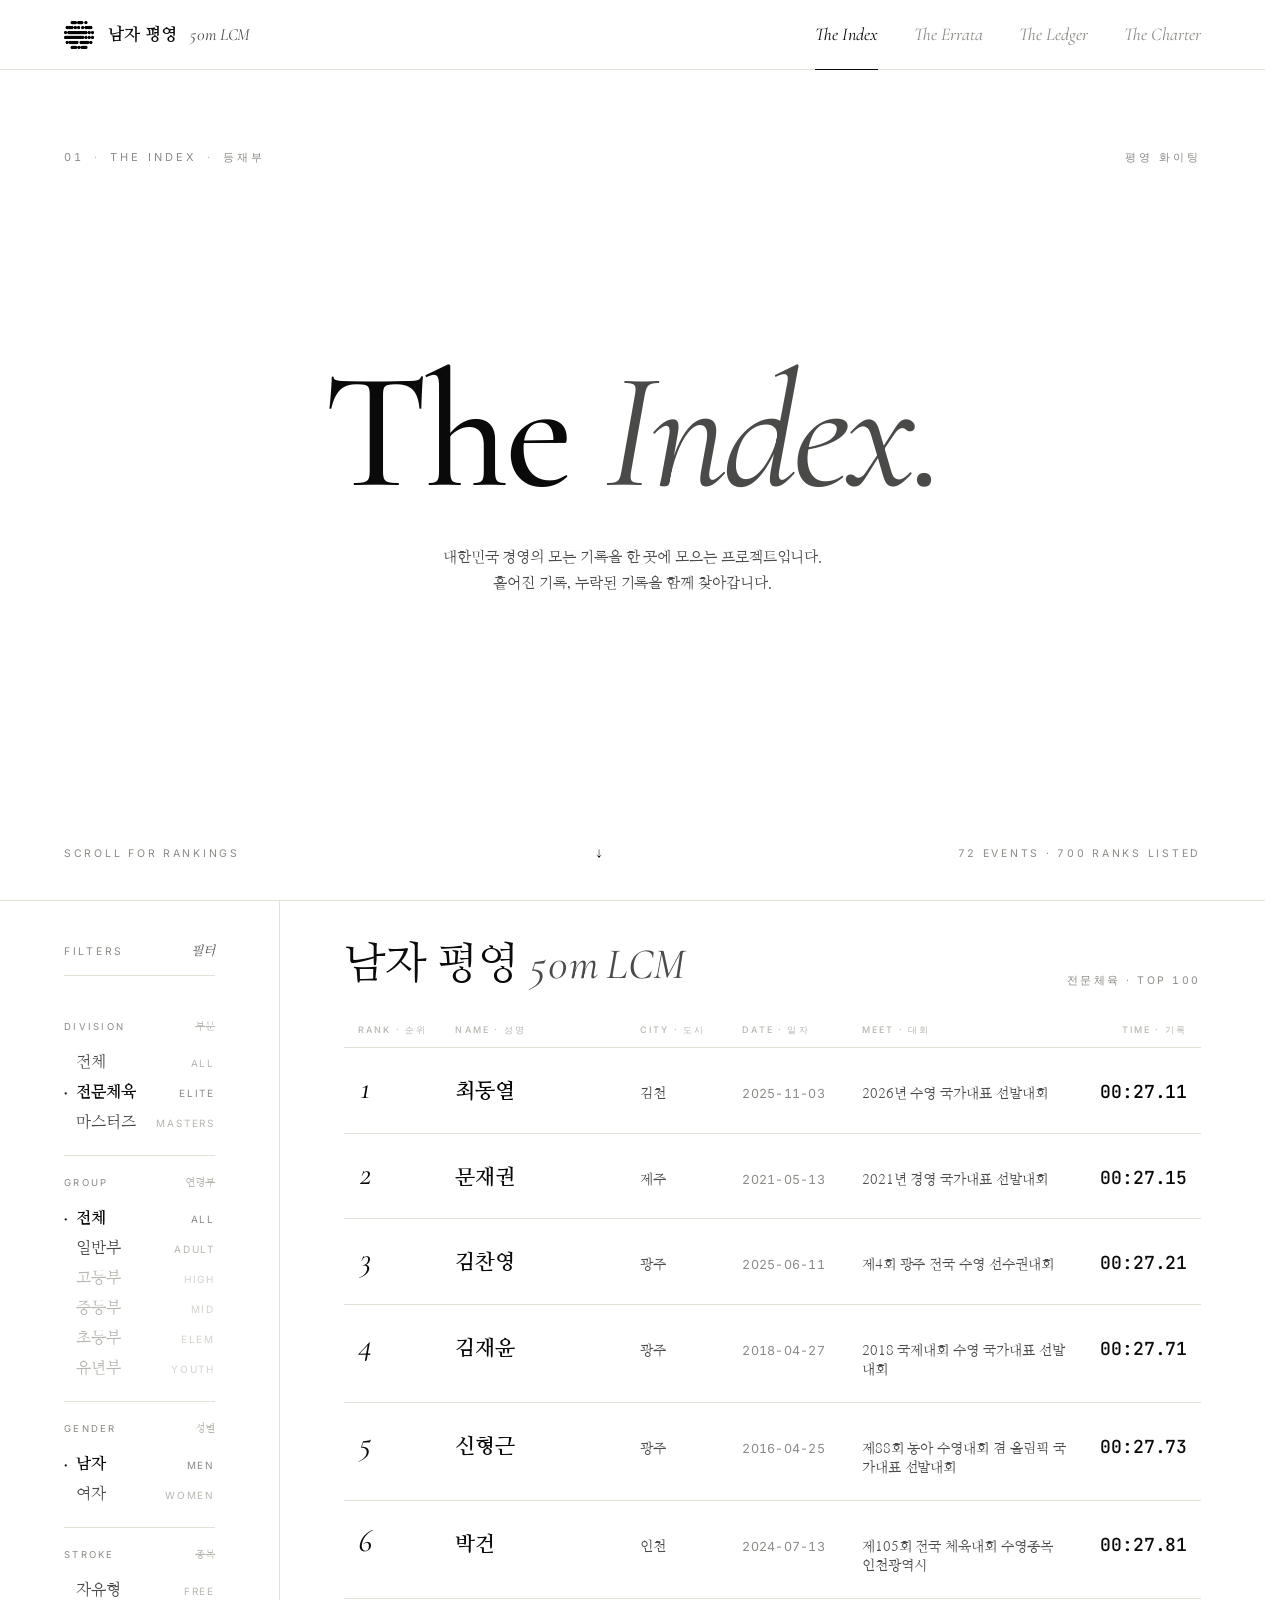
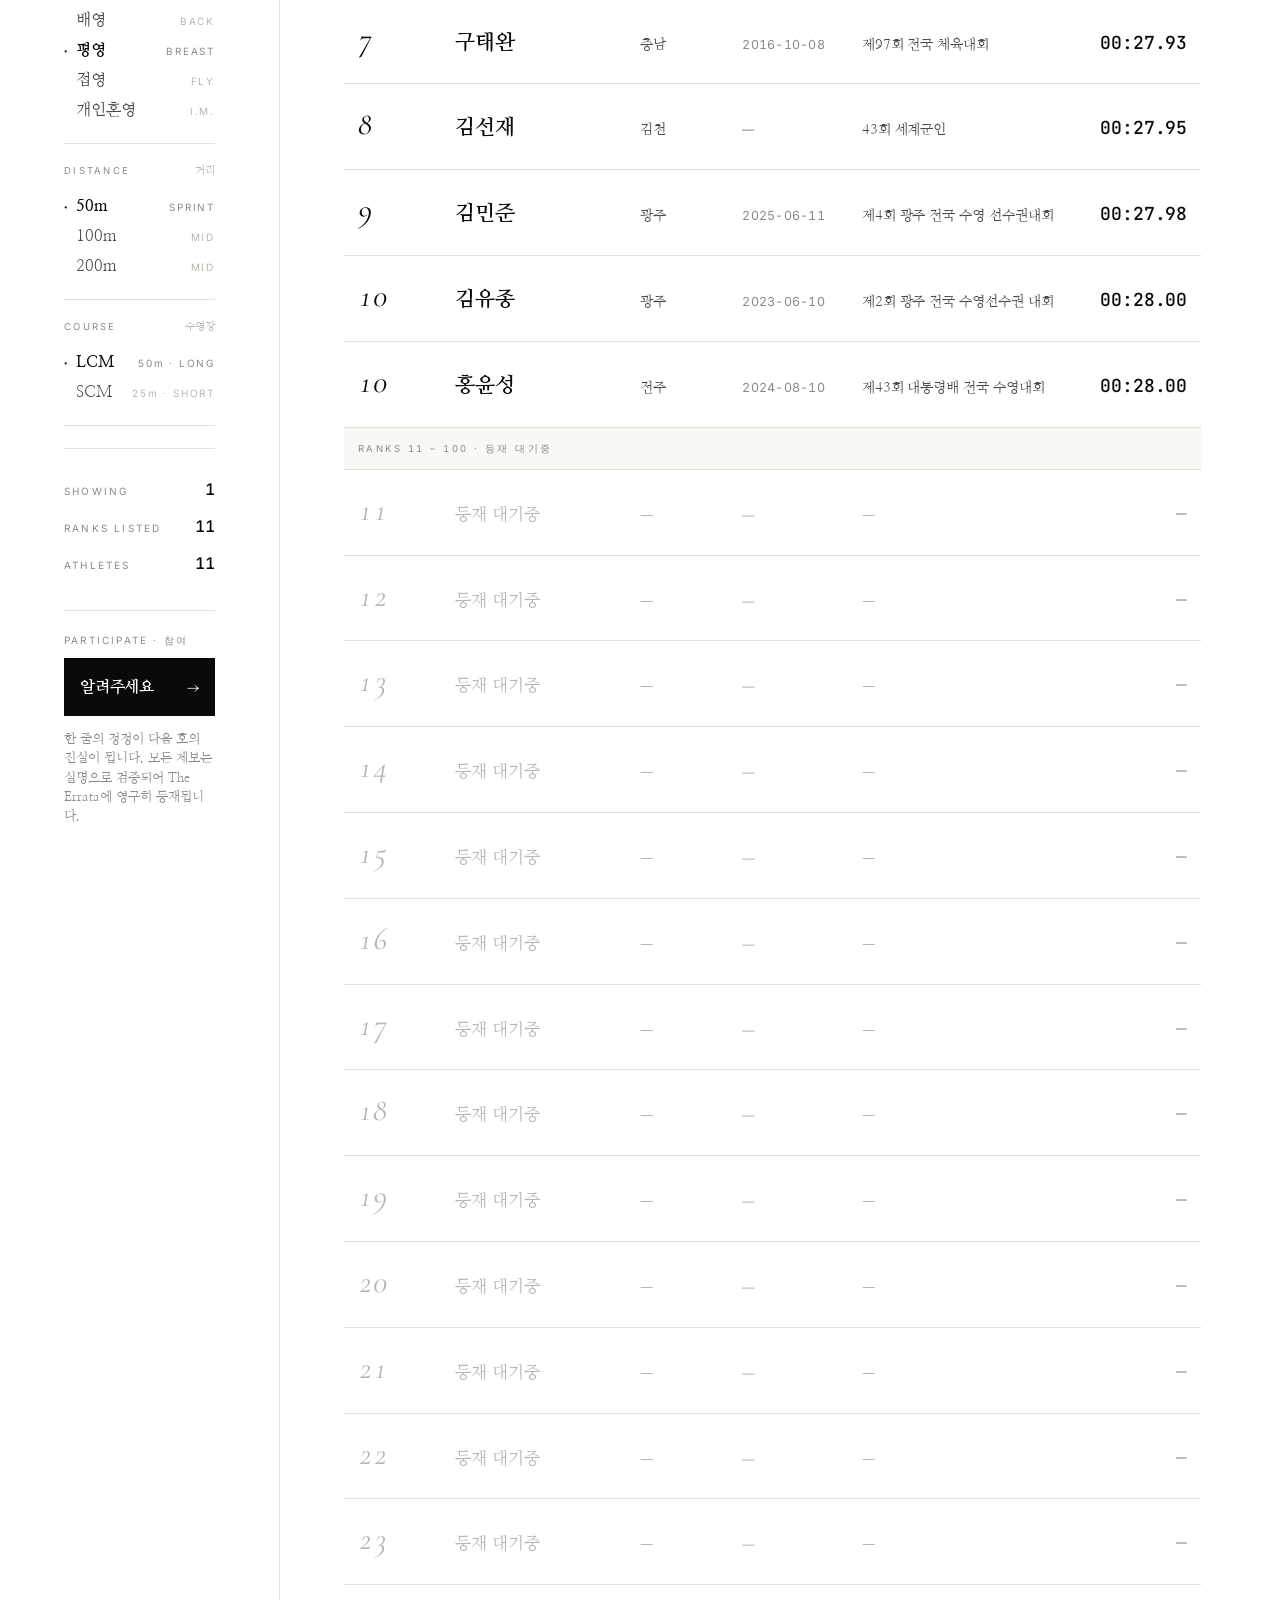
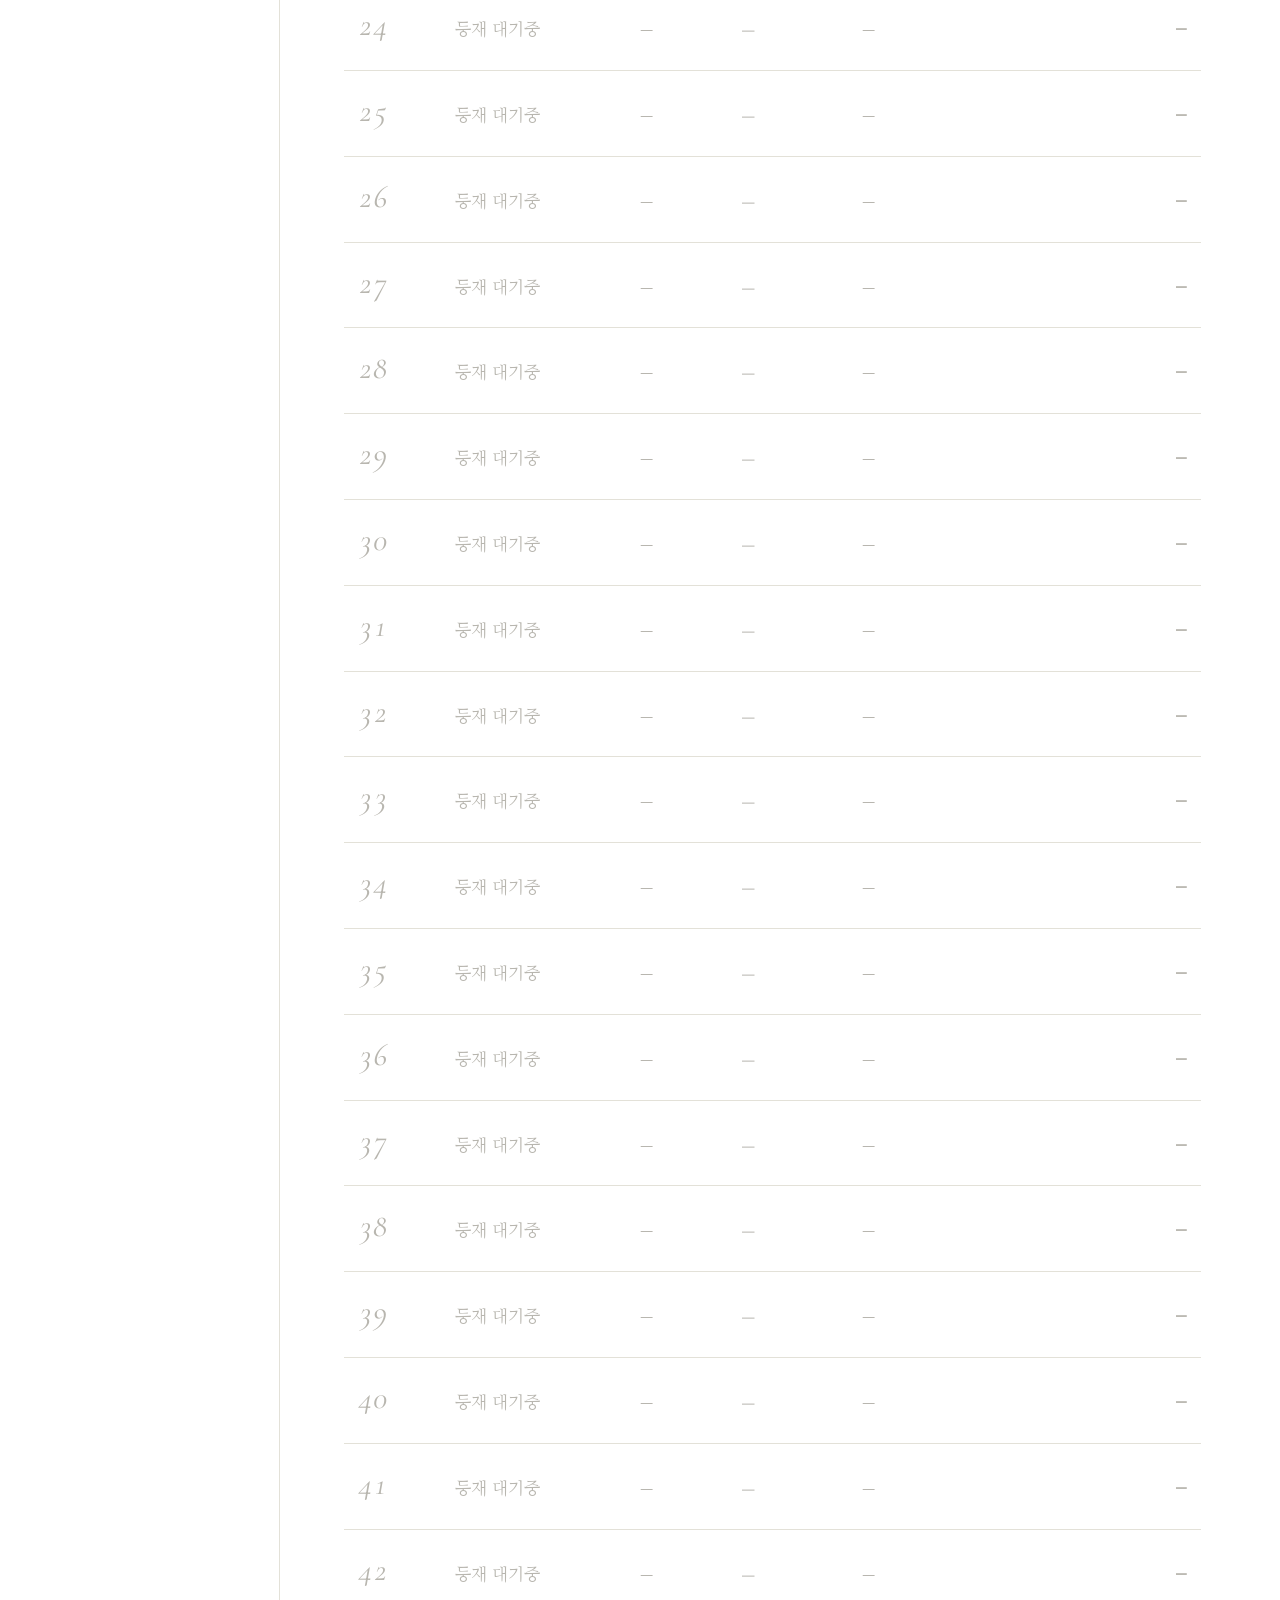
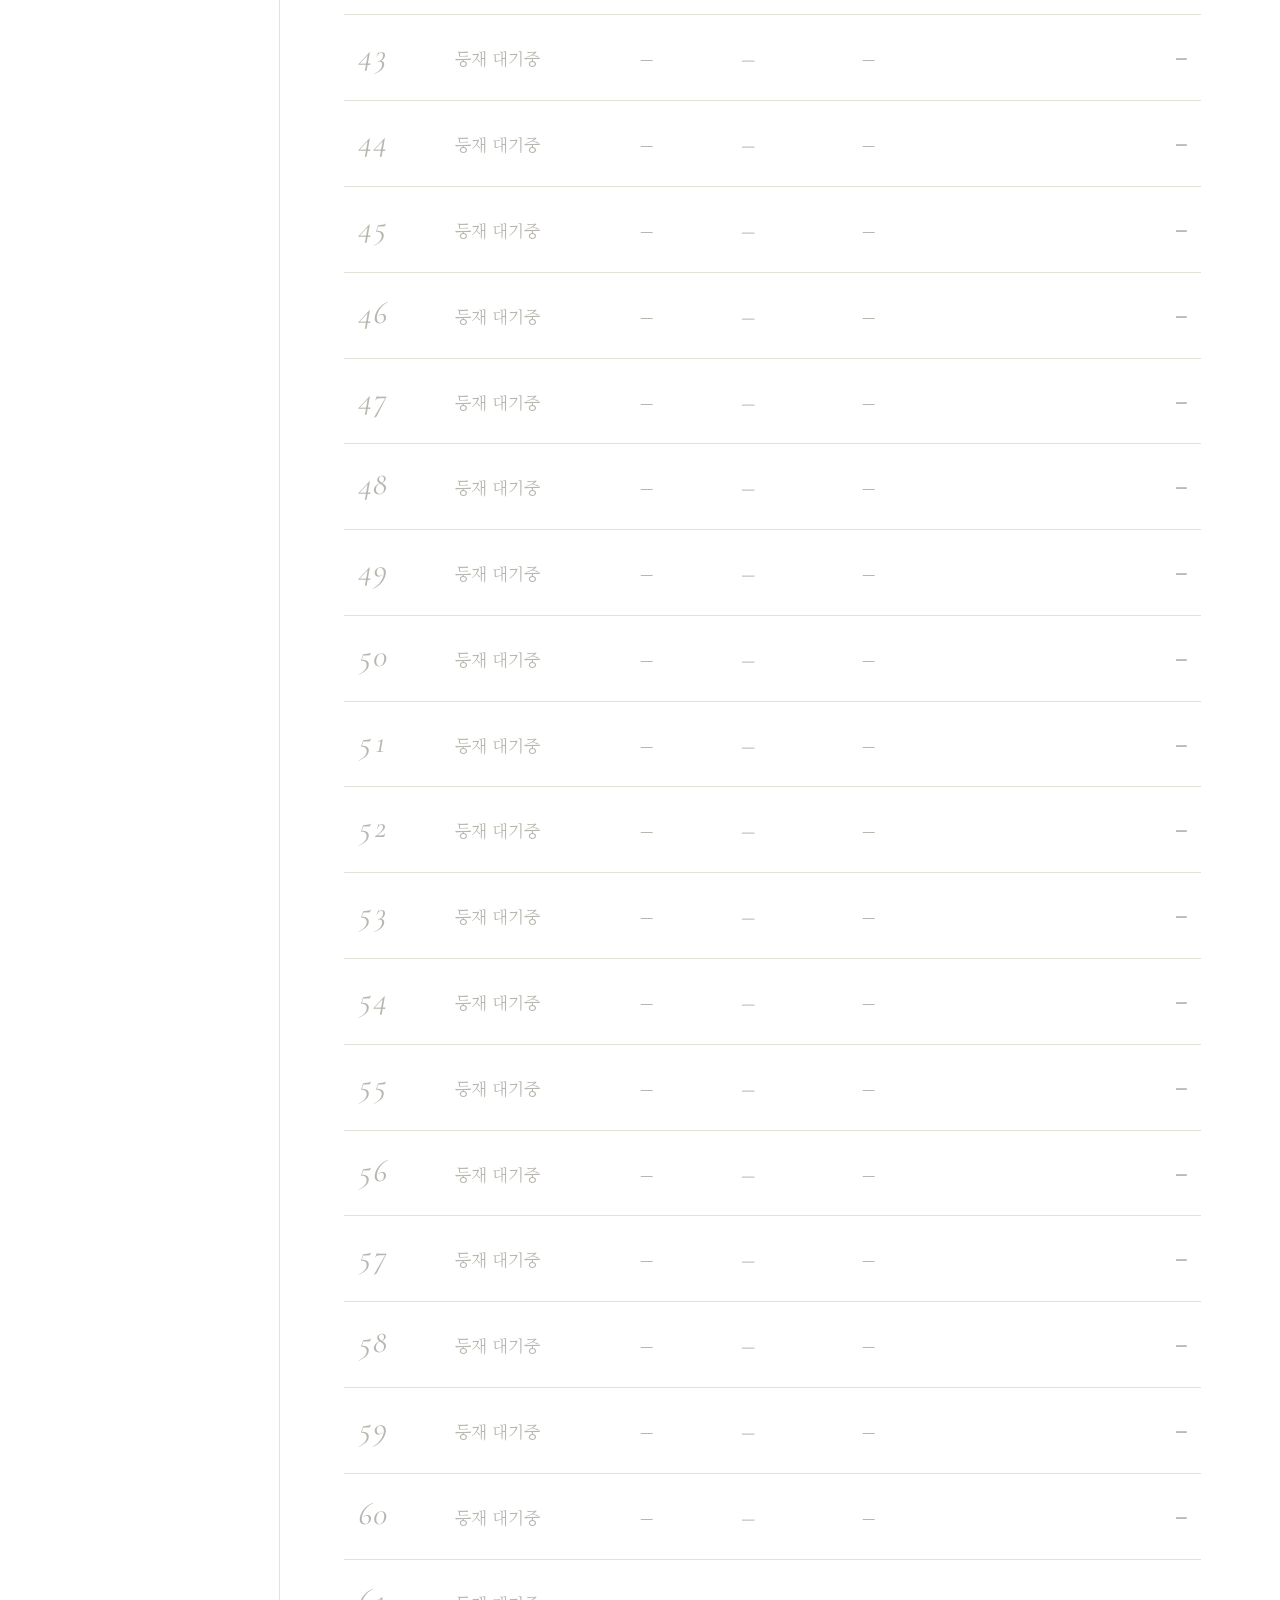
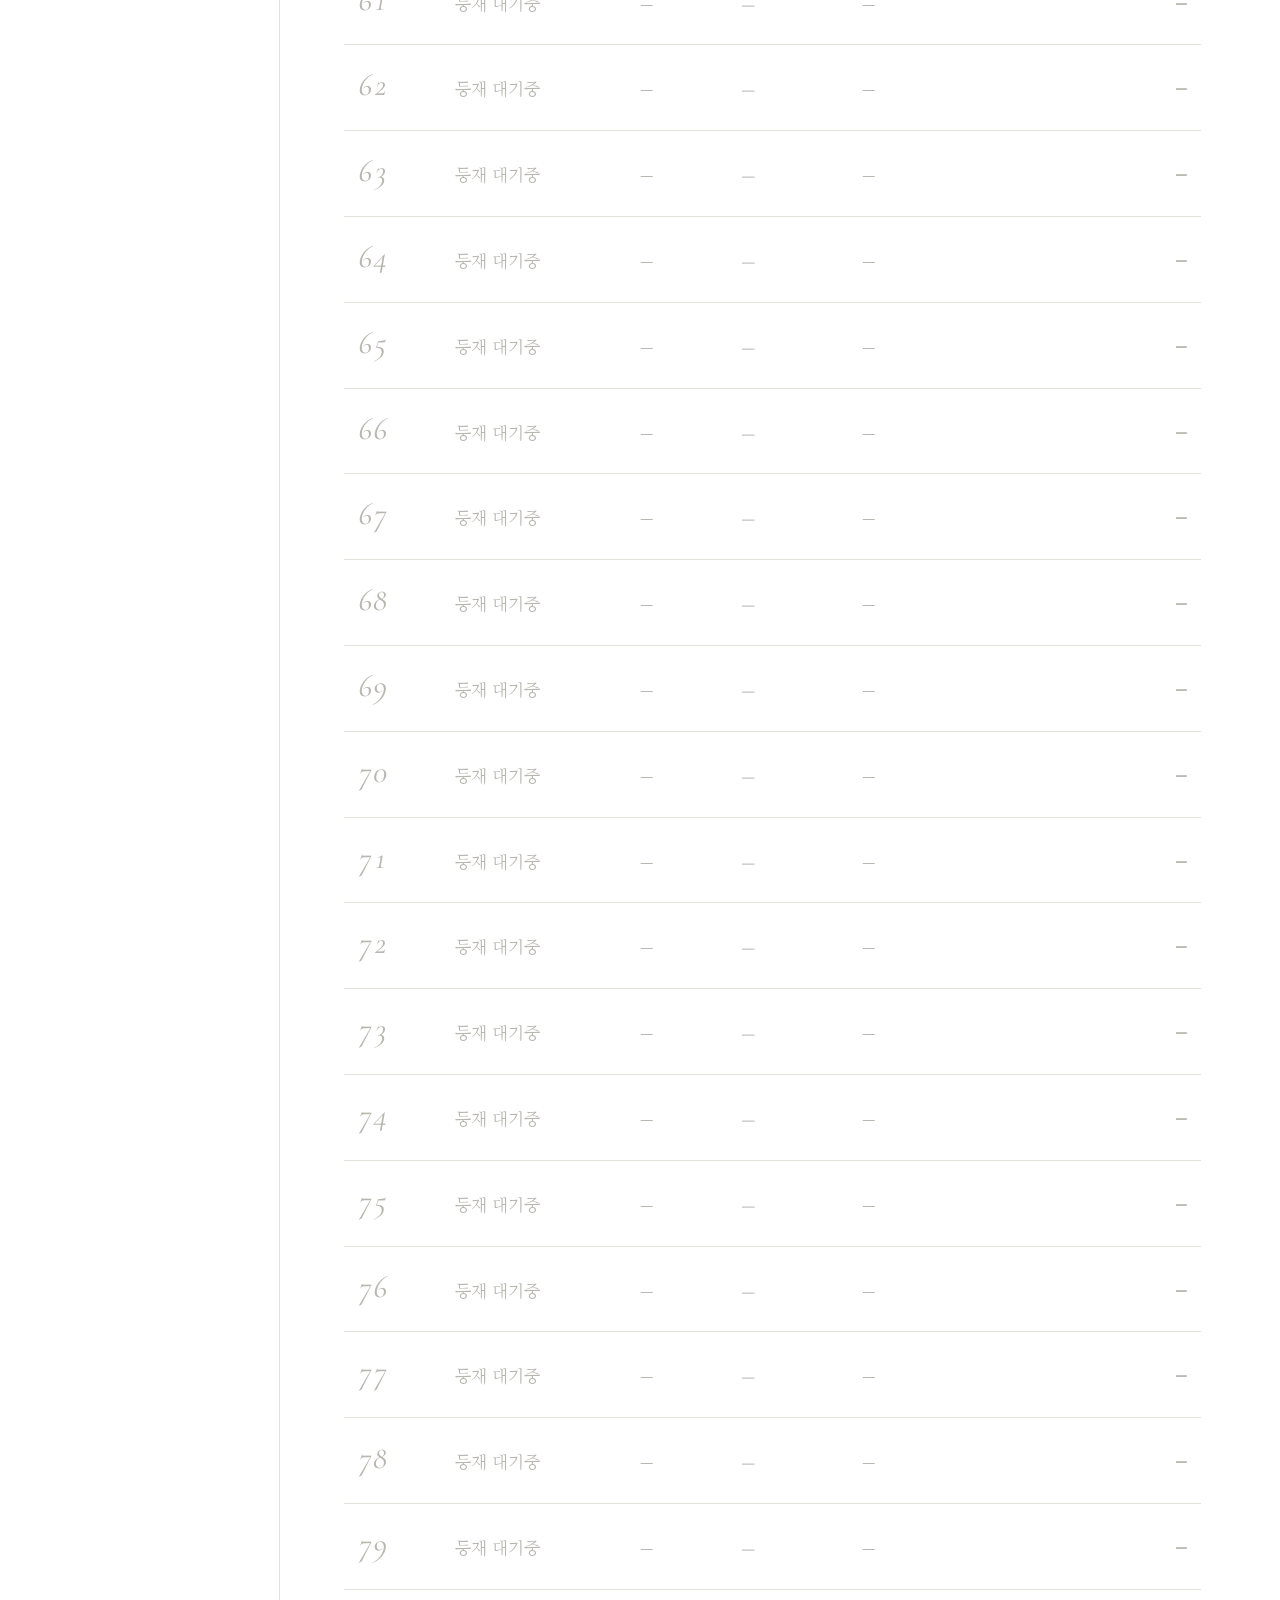
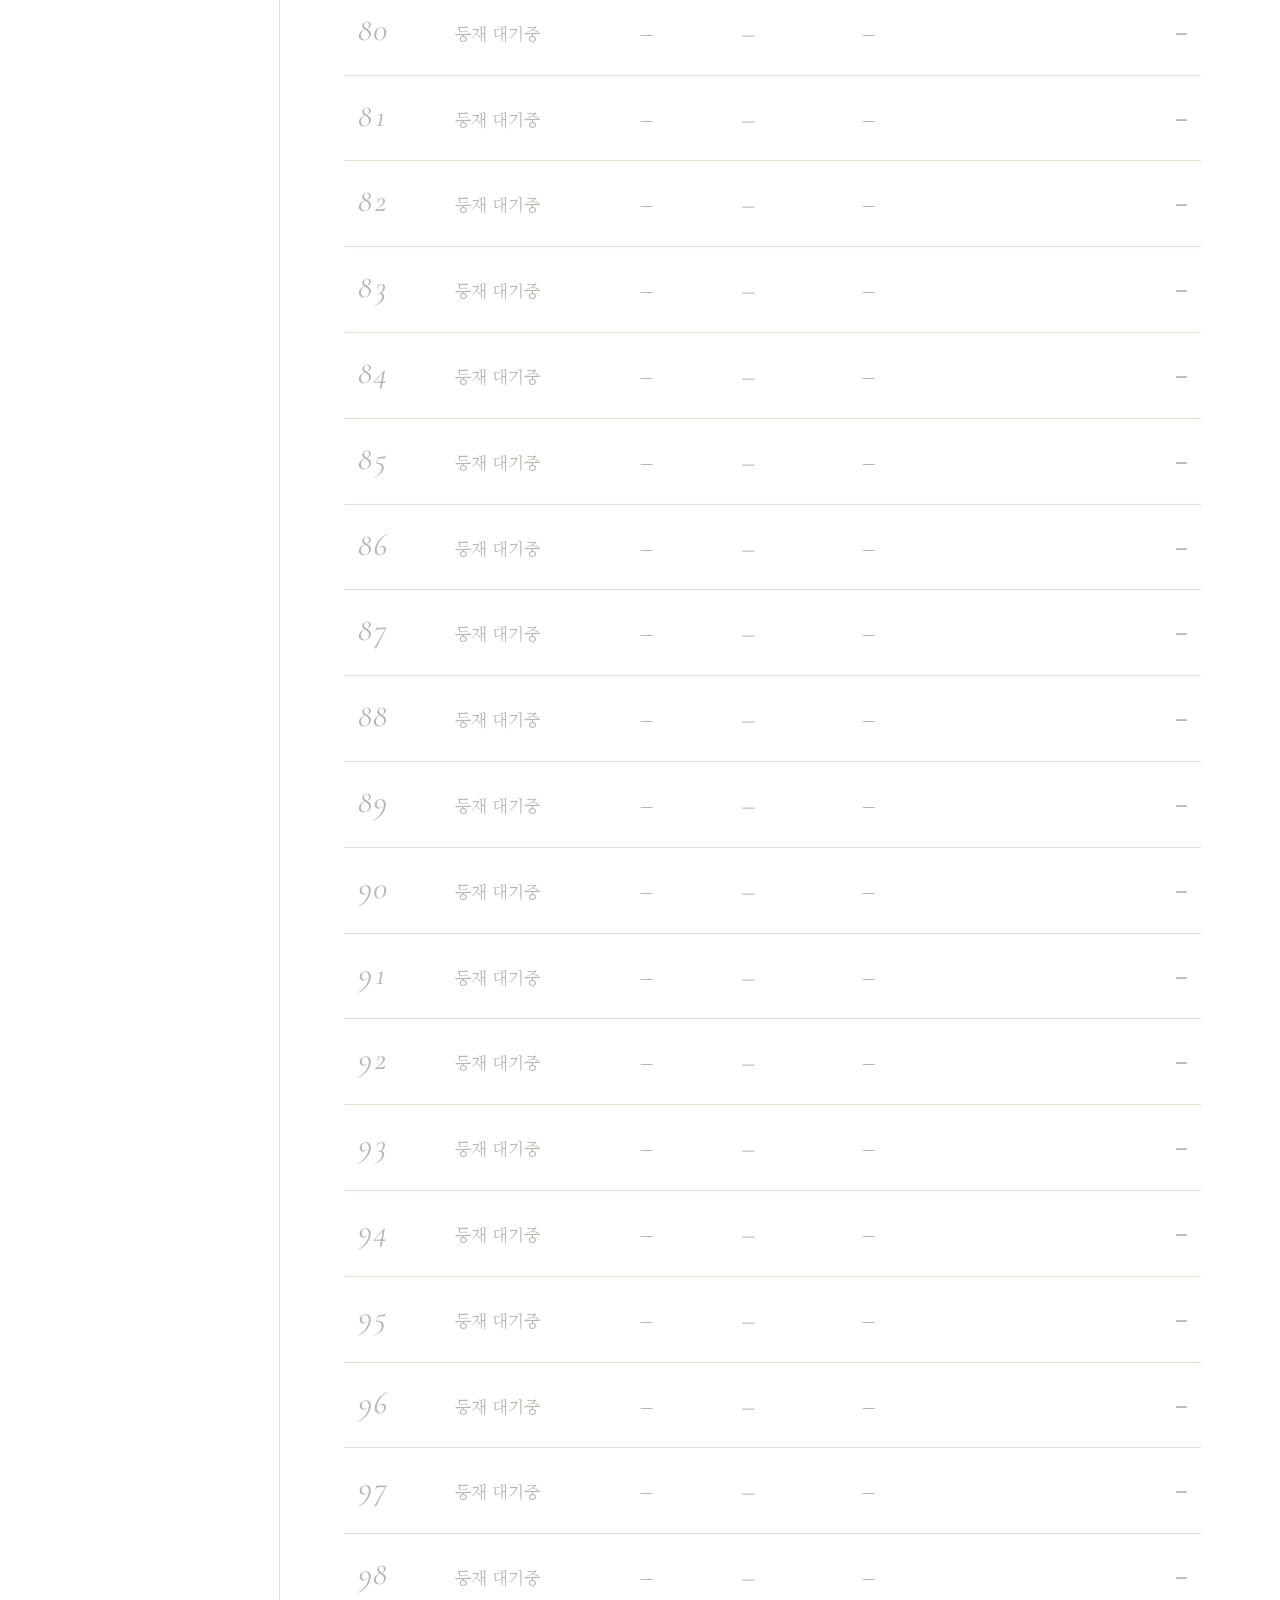
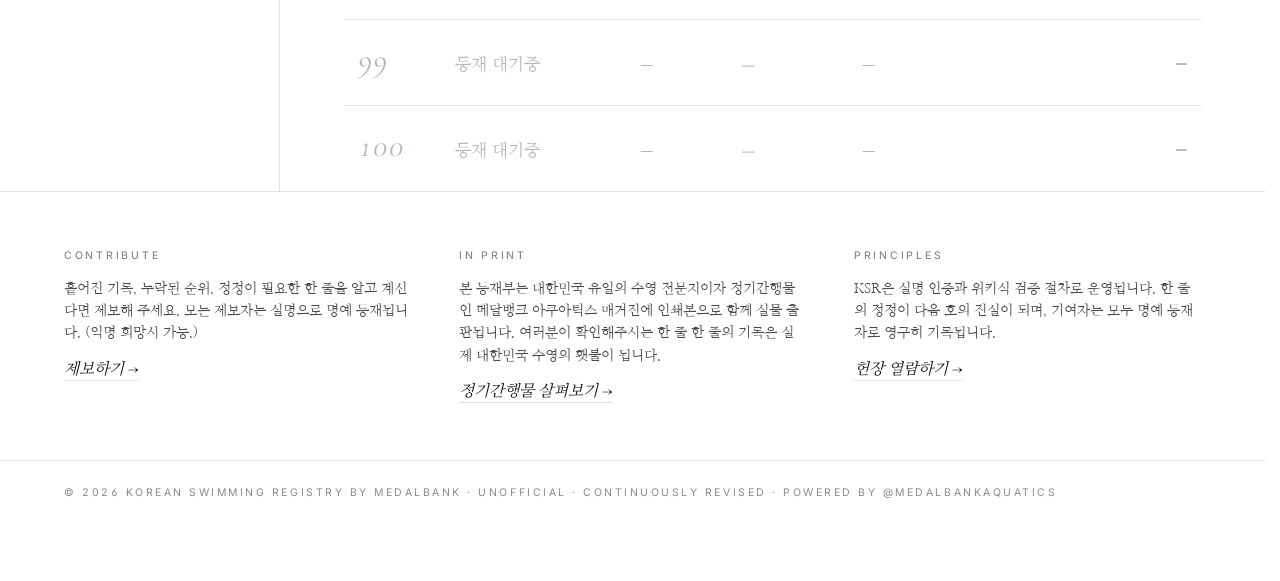
<file: MVP/index.html>
<!DOCTYPE html>
<html lang="ko">
<head>
<meta charset="UTF-8" />
<meta name="viewport" content="width=device-width, initial-scale=1.0" />
<title>The Index — KSR · Korean Swimming Registry by Medalbank</title>
<meta name="description" content="대한민국 경영 종목 1~100위 등재부. Korean Swimming Registry by Medalbank." />

<link rel="preconnect" href="https://fonts.googleapis.com">
<link rel="preconnect" href="https://fonts.gstatic.com" crossorigin>
<link href="https://fonts.googleapis.com/css2?family=Cormorant+Garamond:ital,wght@0,400;0,500;0,600;1,400;1,500&family=Inter:wght@400;500;600&family=Nanum+Myeongjo:wght@400;700;800&family=JetBrains+Mono:wght@400;500&display=swap" rel="stylesheet">

<link rel="stylesheet" href="css/styles.css" />
</head>
<body>

<!-- 01 · Top bar -->
<header class="topbar">
  <div class="topbar-inner">
    <a class="brand" href="index.html">
      <img class="logo-img" src="images/logo.png" alt="KSR · Korean Swimming Registry" />
      <span class="brand-text">
        <span class="brand-default">
          <span class="full">Korean Swimming Registry</span>
        </span>
        <span class="brand-scrolled" aria-hidden="true">
          <span class="title" id="brand-title">—</span>
        </span>
      </span>
    </a>
    <button class="menu-toggle" type="button" aria-label="Menu" id="menuToggle">
      <span></span><span></span><span></span>
    </button>
    <nav class="nav" id="mainNav">
      <a href="index.html" class="current"><span class="nav-en">The Index</span><span class="nav-ko">등재부</span></a>
      <a href="errata.html"><span class="nav-en">The Errata</span><span class="nav-ko">정오표</span></a>
      <a href="ledger.html"><span class="nav-en">The Ledger</span><span class="nav-ko">기록대장</span></a>
      <a href="charter.html"><span class="nav-en">The Charter</span><span class="nav-ko">헌장</span></a>
      <a class="nav-cta" href="https://naver.me/xeFYWn8m" target="_blank" rel="noopener">
        <span>제보하기</span>
        <span class="arrow">→</span>
      </a>
    </nav>
  </div>
</header>

<!-- 02 · Hero (full screen) -->
<section class="hero">
  <div class="hero-eyebrow">
    <span>01</span><span class="dot">·</span><span>The Index</span><span class="dot">·</span><span>등재부</span>
  </div>
  <div class="hero-corner">평영 화이팅</div>

  <h1>The <span class="em">Index.</span></h1>
  <p class="hero-sub" id="hero-sub">
    대한민국 경영의 모든 기록을 한 곳에 모으는 프로젝트입니다.<br/>
    흩어진 기록, 누락된 기록을 함께 찾아갑니다.
  </p>

  <div class="hero-foot">
    <span>Scroll for rankings</span>
    <span class="arrow">↓</span>
    <span id="hero-stat">— Events · — Ranks</span>
  </div>
</section>

<!-- 03 · Shell -->
<div class="shell">

  <aside class="filters">
    <div class="filters-head">
      <span>Filters</span>
      <span class="count">필터</span>
    </div>

    <div class="filter-group">
      <div class="legend"><span>Division</span><span class="ko">부문</span></div>
      <ul class="filter-list" id="filter-division"></ul>
    </div>

    <div class="filter-group">
      <div class="legend"><span>Group</span><span class="ko">연령부</span></div>
      <ul class="filter-list" id="filter-group"></ul>
    </div>

    <div class="filter-group">
      <div class="legend"><span>Gender</span><span class="ko">성별</span></div>
      <ul class="filter-list" id="filter-gender"></ul>
    </div>

    <div class="filter-group">
      <div class="legend"><span>Stroke</span><span class="ko">종목</span></div>
      <ul class="filter-list" id="filter-stroke"></ul>
    </div>

    <div class="filter-group">
      <div class="legend"><span>Distance</span><span class="ko">거리</span></div>
      <ul class="filter-list" id="filter-distance"></ul>
    </div>

    <div class="filter-group">
      <div class="legend"><span>Course</span><span class="ko">수영장</span></div>
      <ul class="filter-list" id="filter-course"></ul>
    </div>

    <div class="aside-stats">
      <div class="stat-row"><span class="label">Showing</span><span class="value" id="stat-events">—</span></div>
      <div class="stat-row"><span class="label">Ranks listed</span><span class="value" id="stat-ranks">—</span></div>
      <div class="stat-row"><span class="label">Athletes</span><span class="value" id="stat-athletes">—</span></div>
    </div>

    <div class="aside-submit">
      <div class="small">Participate · 참여</div>
      <a class="cta" href="https://naver.me/xeFYWn8m" target="_blank" rel="noopener">
        <span>알려주세요</span>
        <span class="arrow">→</span>
      </a>
      <p class="note">한 줄의 정정이 다음 호의 진실이 됩니다. 모든 제보는 실명으로 검증되어 The Errata에 영구히 등재됩니다.</p>
    </div>
  </aside>

  <main class="results">
    <div class="results-header">
      <h2 id="results-title">— <span class="em">selection.</span></h2>
      <div class="right">
        <span class="ctx-meta" id="results-meta">—</span>
      </div>
    </div>

    <div id="table-host"></div>
  </main>

</div>

<!-- 04 · Footer -->
<footer class="site">
  <div class="inner">
    <div class="col">
      <h4>Contribute</h4>
      <p>흩어진 기록, 누락된 순위, 정정이 필요한 한 줄을 알고 계신다면 제보해 주세요. 모든 제보자는 실명으로 명예 등재됩니다. (익명 희망시 가능.)</p>
      <a href="https://naver.me/xeFYWn8m" target="_blank" rel="noopener">제보하기 →</a>
    </div>
    <div class="col">
      <h4>In Print</h4>
      <p>본 등재부는 대한민국 유일의 수영 전문지이자 정기간행물인 메달뱅크 아쿠아틱스 매거진에 인쇄본으로 함께 실물 출판됩니다. 여러분이 확인해주시는 한 줄 한 줄의 기록은 실제 대한민국 수영의 횃불이 됩니다.</p>
      <a href="https://medalbankaquatics.com" target="_blank" rel="noopener">정기간행물 살펴보기 →</a>
    </div>
    <div class="col">
      <h4>Principles</h4>
      <p>KSR은 실명 인증과 위키식 검증 절차로 운영됩니다. 한 줄의 정정이 다음 호의 진실이 되며, 기여자는 모두 명예 등재자로 영구히 기록됩니다.</p>
      <a href="charter.html">헌장 열람하기 →</a>
    </div>
  </div>
  <div class="imprint">
    <span>© 2026 Korean Swimming Registry by Medalbank · Unofficial · Continuously revised · Powered by <a href="https://www.instagram.com/medalbankaquatics" target="_blank" rel="noopener">@medalbankaquatics</a></span>
  </div>
</footer>

<script src="js/data.js"></script>
<script src="js/index.js"></script>
<script>
  // mobile menu — toggle (hamburger ↔ X), lock scroll, close on outside click, link tap, or swipe-up
  (() => {
    const btn = document.getElementById('menuToggle');
    const nav = document.getElementById('mainNav');
    if (!btn || !nav) return;
    const setOpen = (open) => {
      nav.classList.toggle('open', open);
      btn.classList.toggle('open', open);
      document.body.classList.toggle('menu-open', open);
    };
    btn.addEventListener('click', (e) => {
      e.stopPropagation();
      setOpen(!nav.classList.contains('open'));
    });
    nav.addEventListener('click', (e) => {
      if (e.target.closest('a')) setOpen(false);
    });
    document.addEventListener('click', (e) => {
      if (!nav.classList.contains('open')) return;
      if (nav.contains(e.target) || btn.contains(e.target)) return;
      setOpen(false);
    });
    // Swipe-up on the drawer to close
    let touchStartY = null;
    nav.addEventListener('touchstart', (e) => {
      if (!nav.classList.contains('open')) return;
      touchStartY = e.touches[0].clientY;
    }, { passive: true });
    nav.addEventListener('touchmove', (e) => {
      if (touchStartY === null) return;
      const dy = e.touches[0].clientY - touchStartY;
      if (dy < -60) { setOpen(false); touchStartY = null; }
    }, { passive: true });
    nav.addEventListener('touchend', () => { touchStartY = null; });
  })();

  // Auto-scroll past the hero on first load so the content is front-and-centre.
  //   - Desktop: scroll to the shell (filters + results)
  //   - Mobile:  scroll past hero + filters straight to the results
  // The hero stays available — anyone can scroll back up to see it.
  (() => {
    if (window.matchMedia('(prefers-reduced-motion: reduce)').matches) return;

    let cancelled = false;
    ['wheel', 'touchstart', 'keydown', 'mousedown'].forEach(e =>
      window.addEventListener(e, () => { cancelled = true; }, { once: true, passive: true })
    );

    const run = () => {
      setTimeout(() => {
        if (cancelled || window.scrollY > 5) return;
        const isMobile = window.innerWidth <= 1024;
        const target = isMobile
          ? document.querySelector('main.results')
          : document.querySelector('.shell');
        if (!target) return;
        const topbarH = parseInt(
          getComputedStyle(document.documentElement).getPropertyValue('--topbar-h')
        ) || 68;
        const y = target.getBoundingClientRect().top + window.scrollY - topbarH;
        window.scrollTo({ top: y, behavior: 'smooth' });
      }, 350);
    };

    if (document.readyState === 'complete') run();
    else window.addEventListener('load', run, { once: true });
  })();
</script>

</body>
</html>
</file>
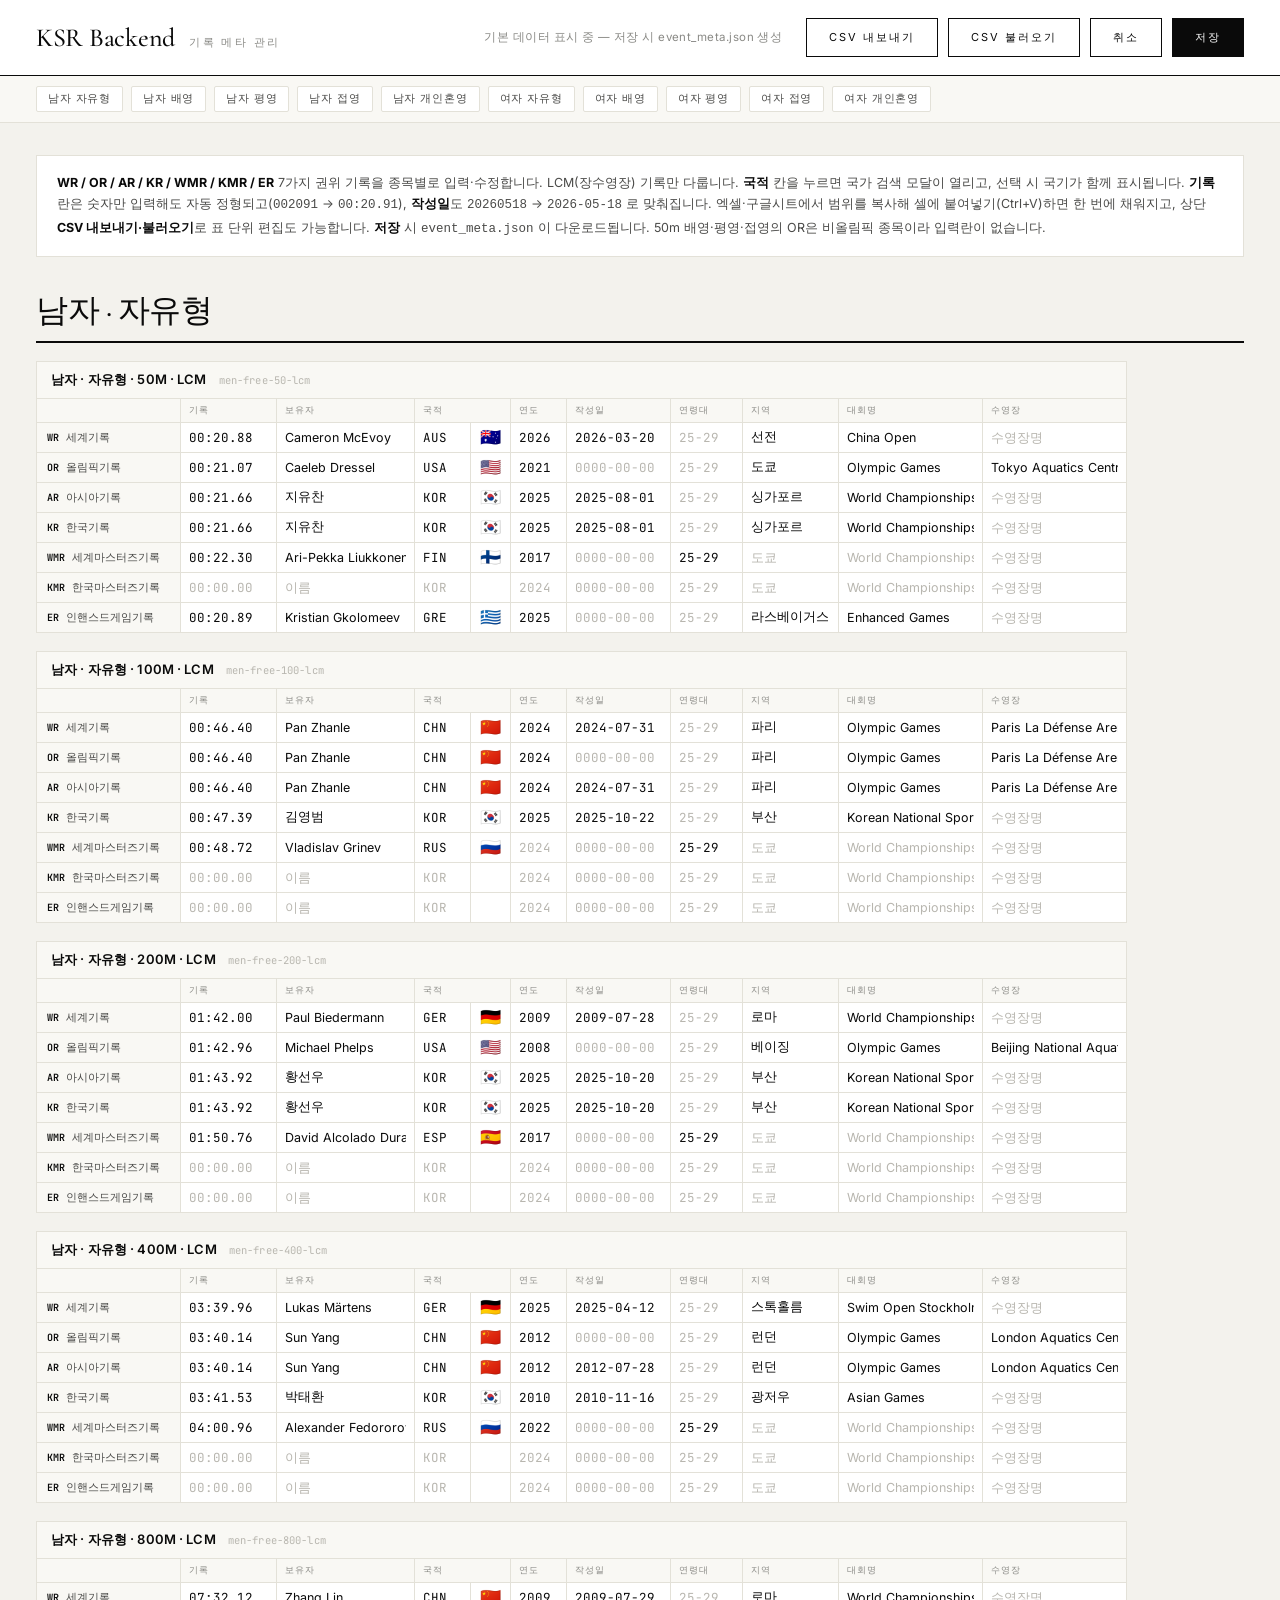
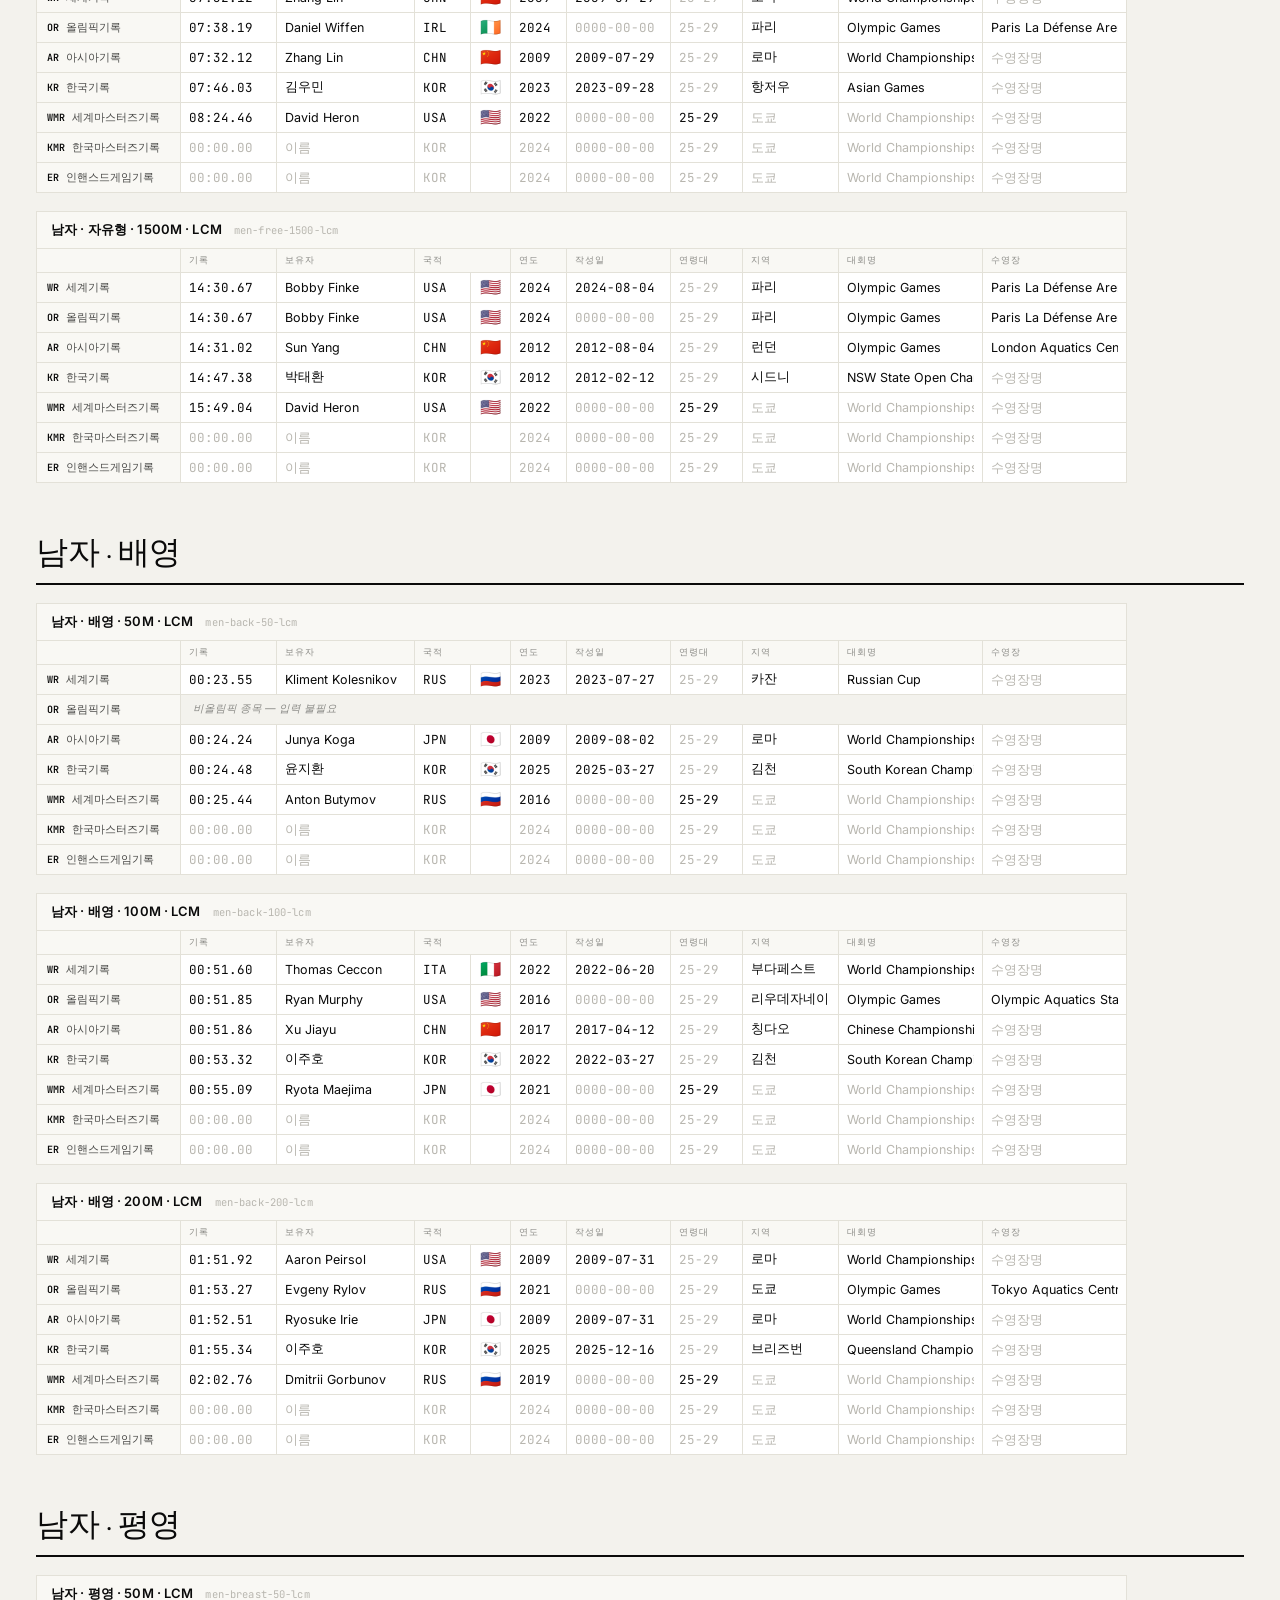
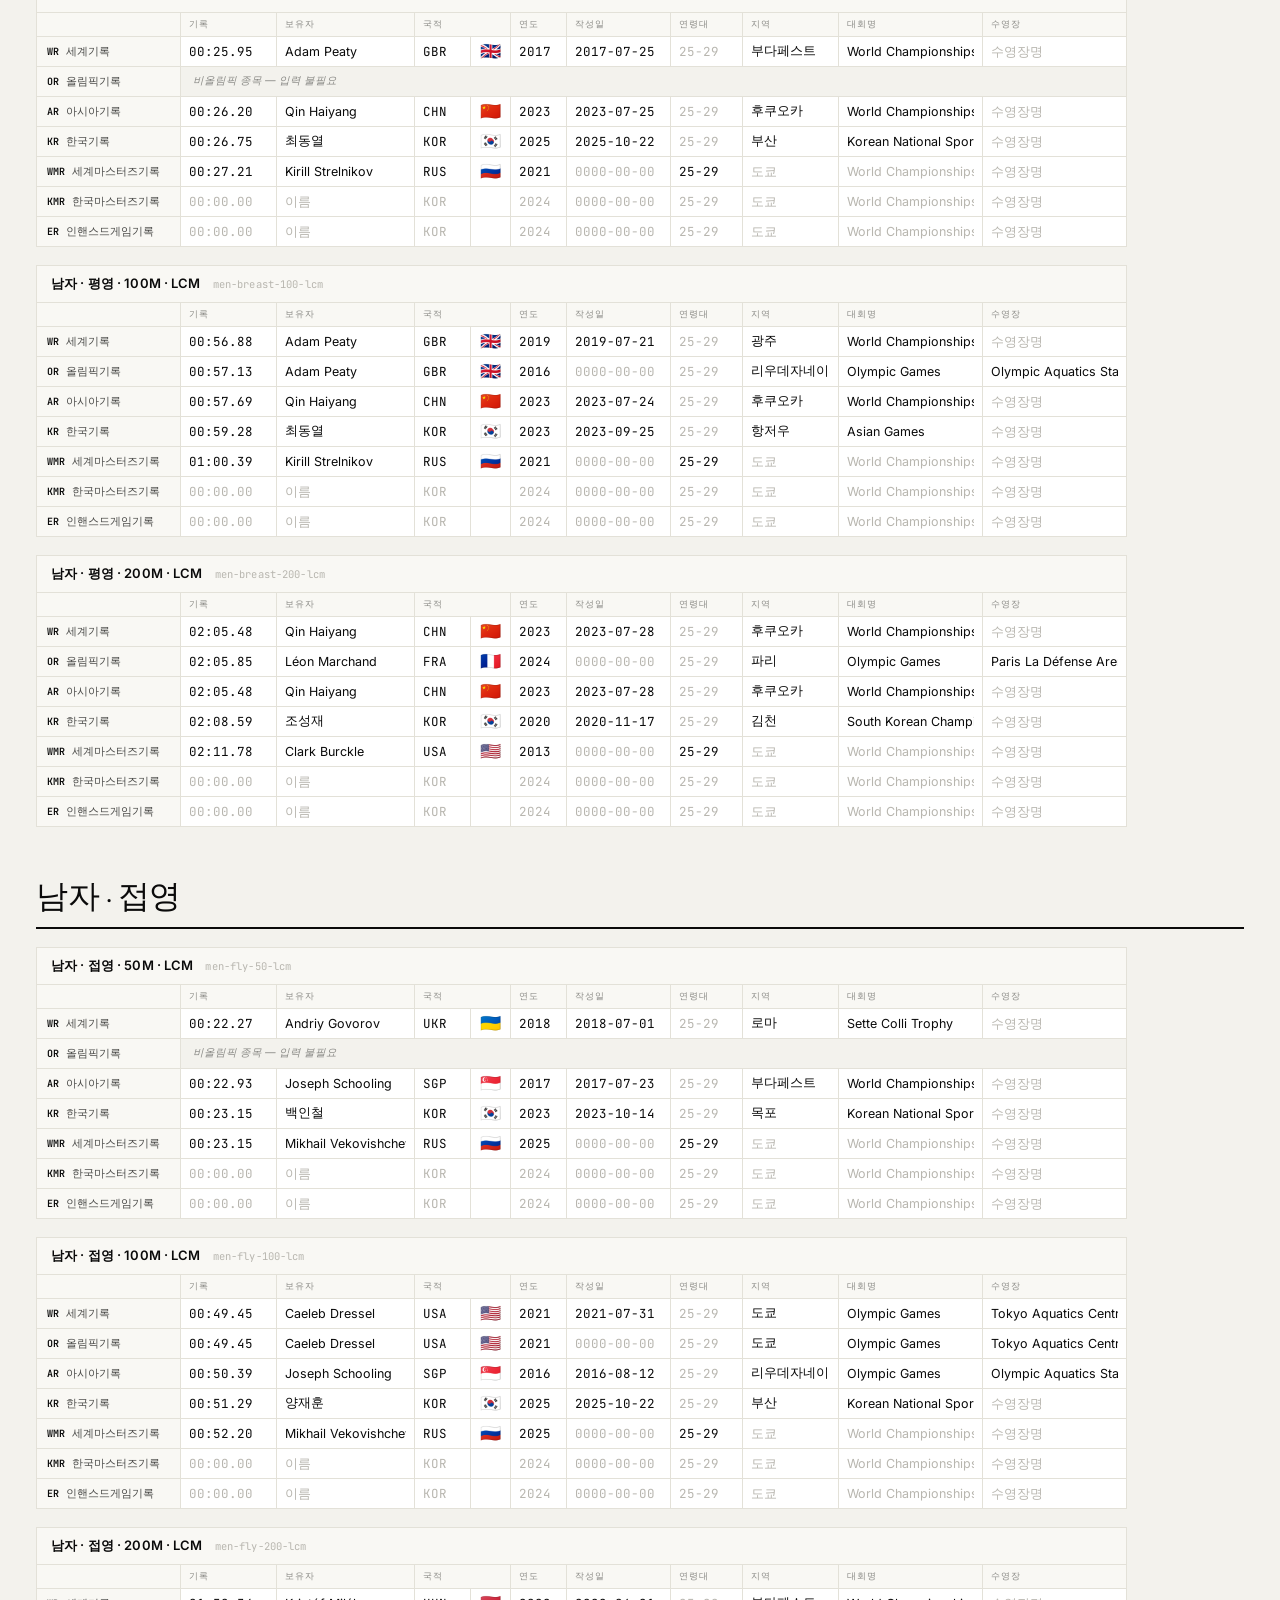
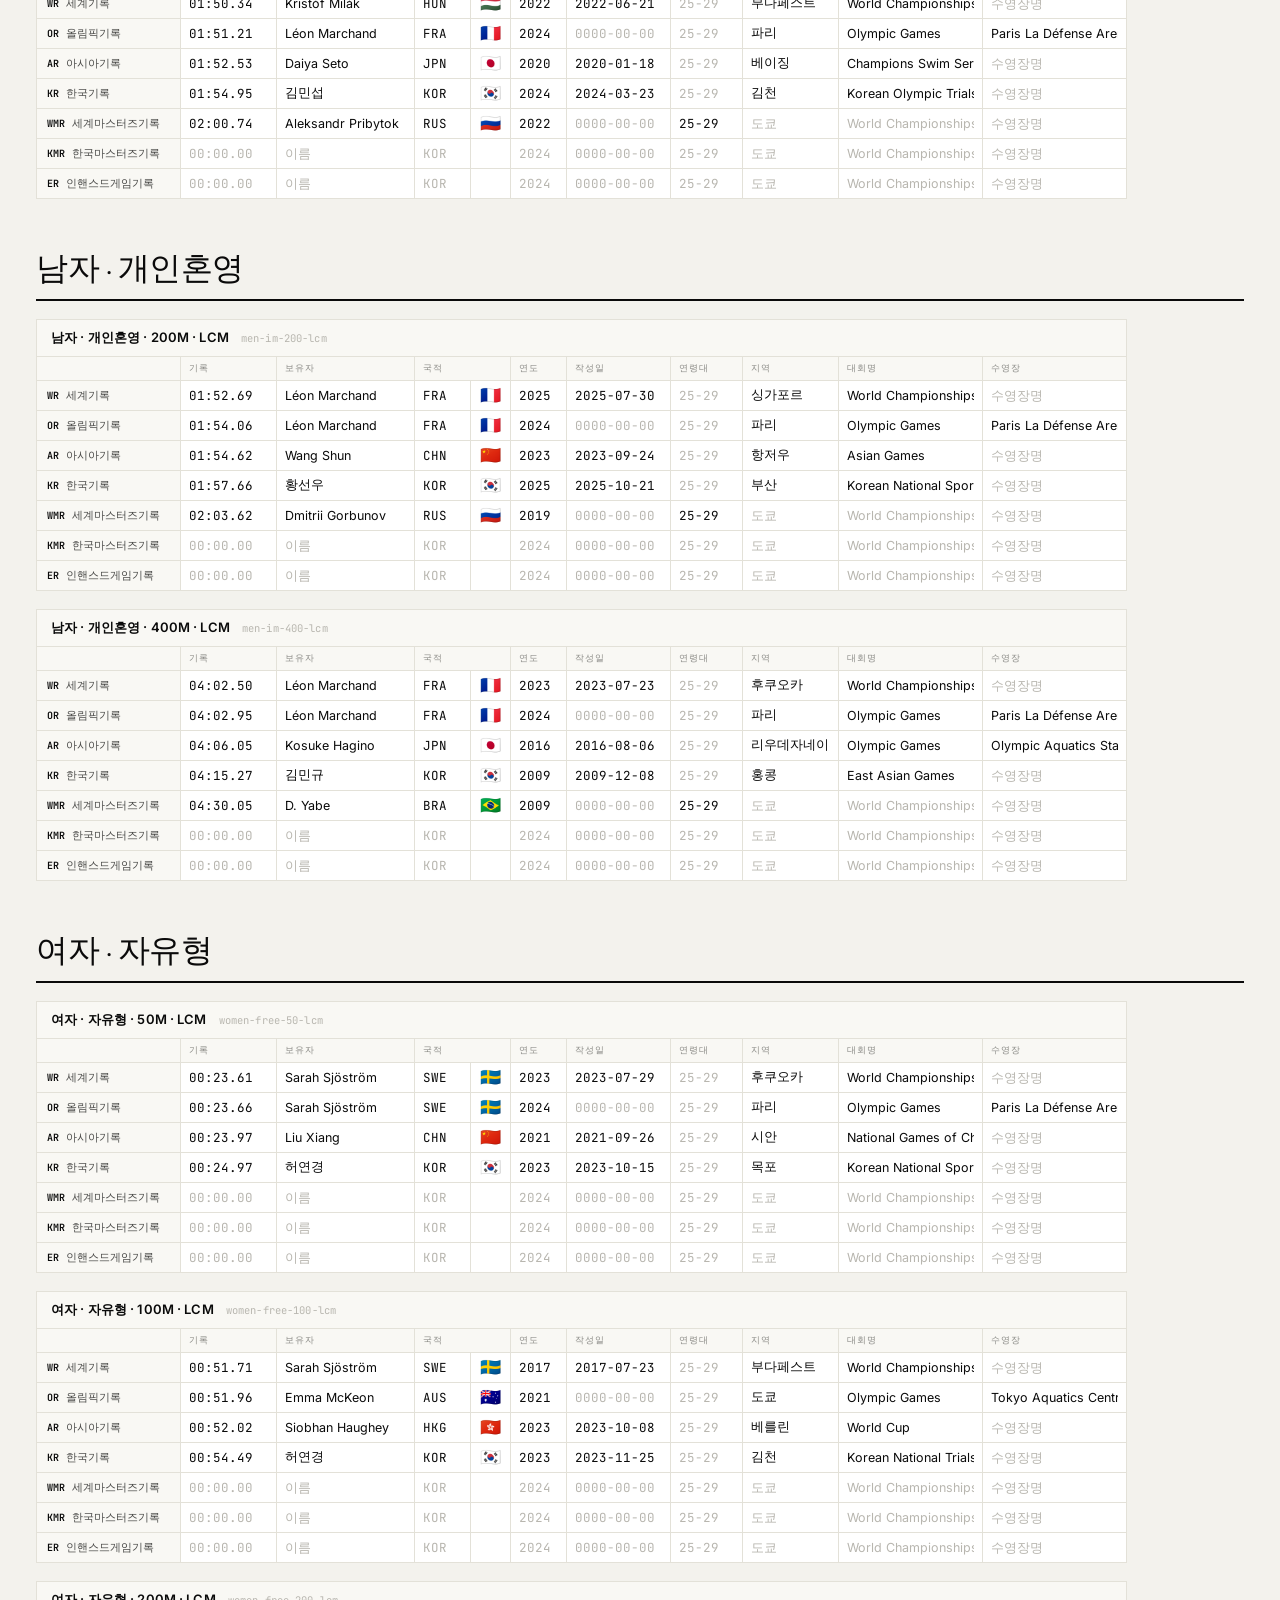
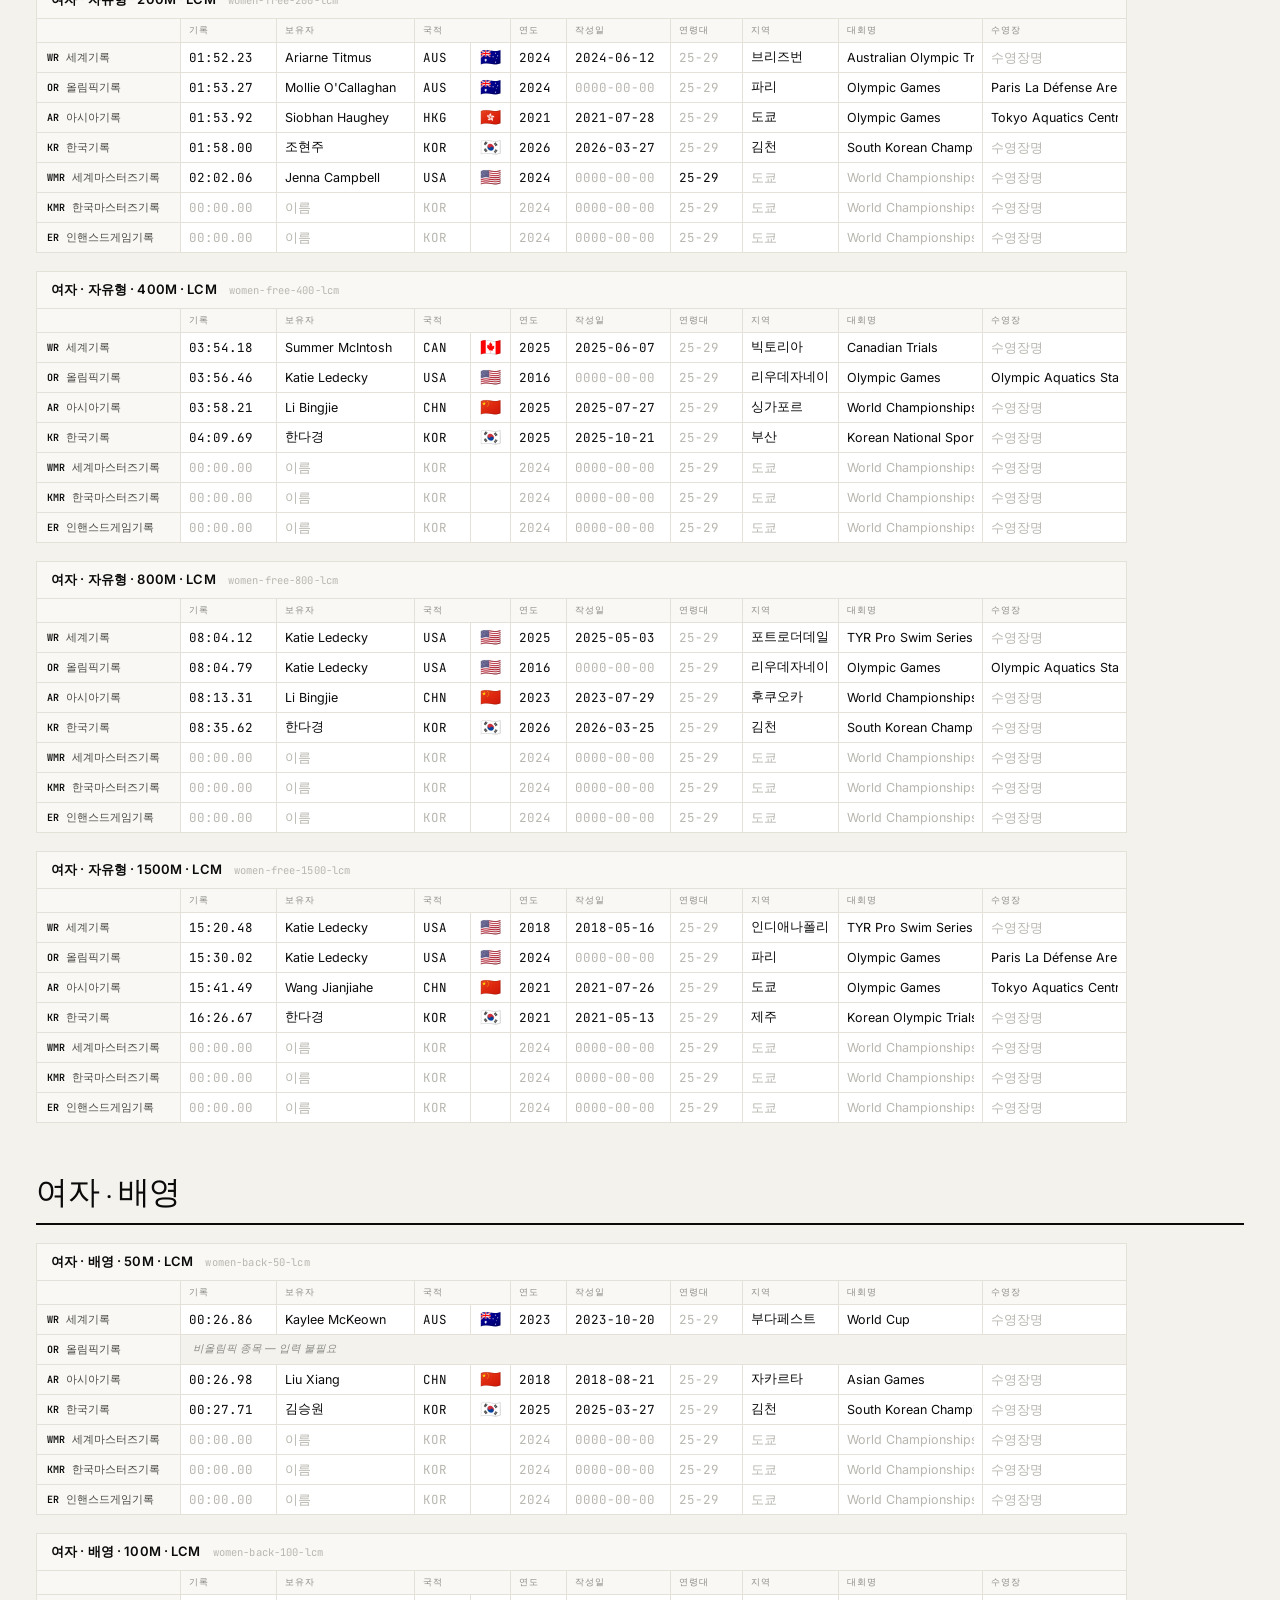
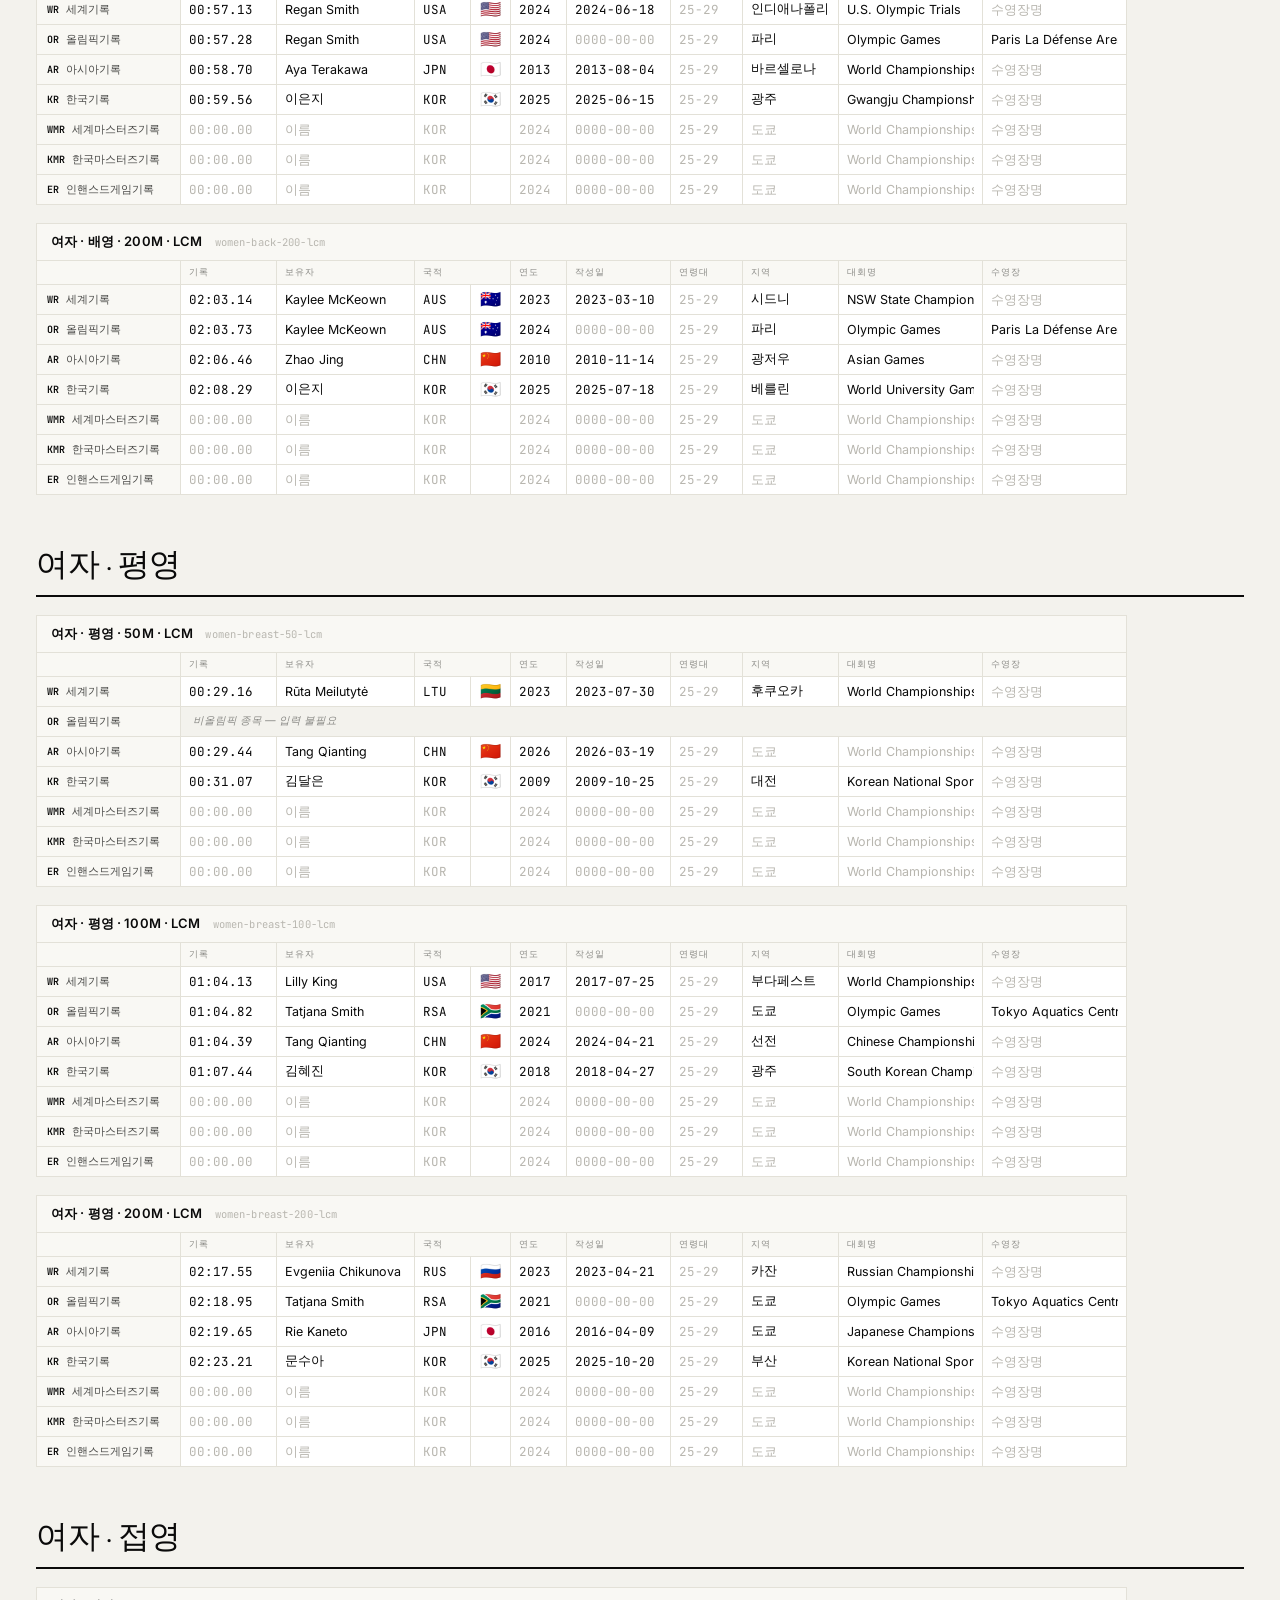
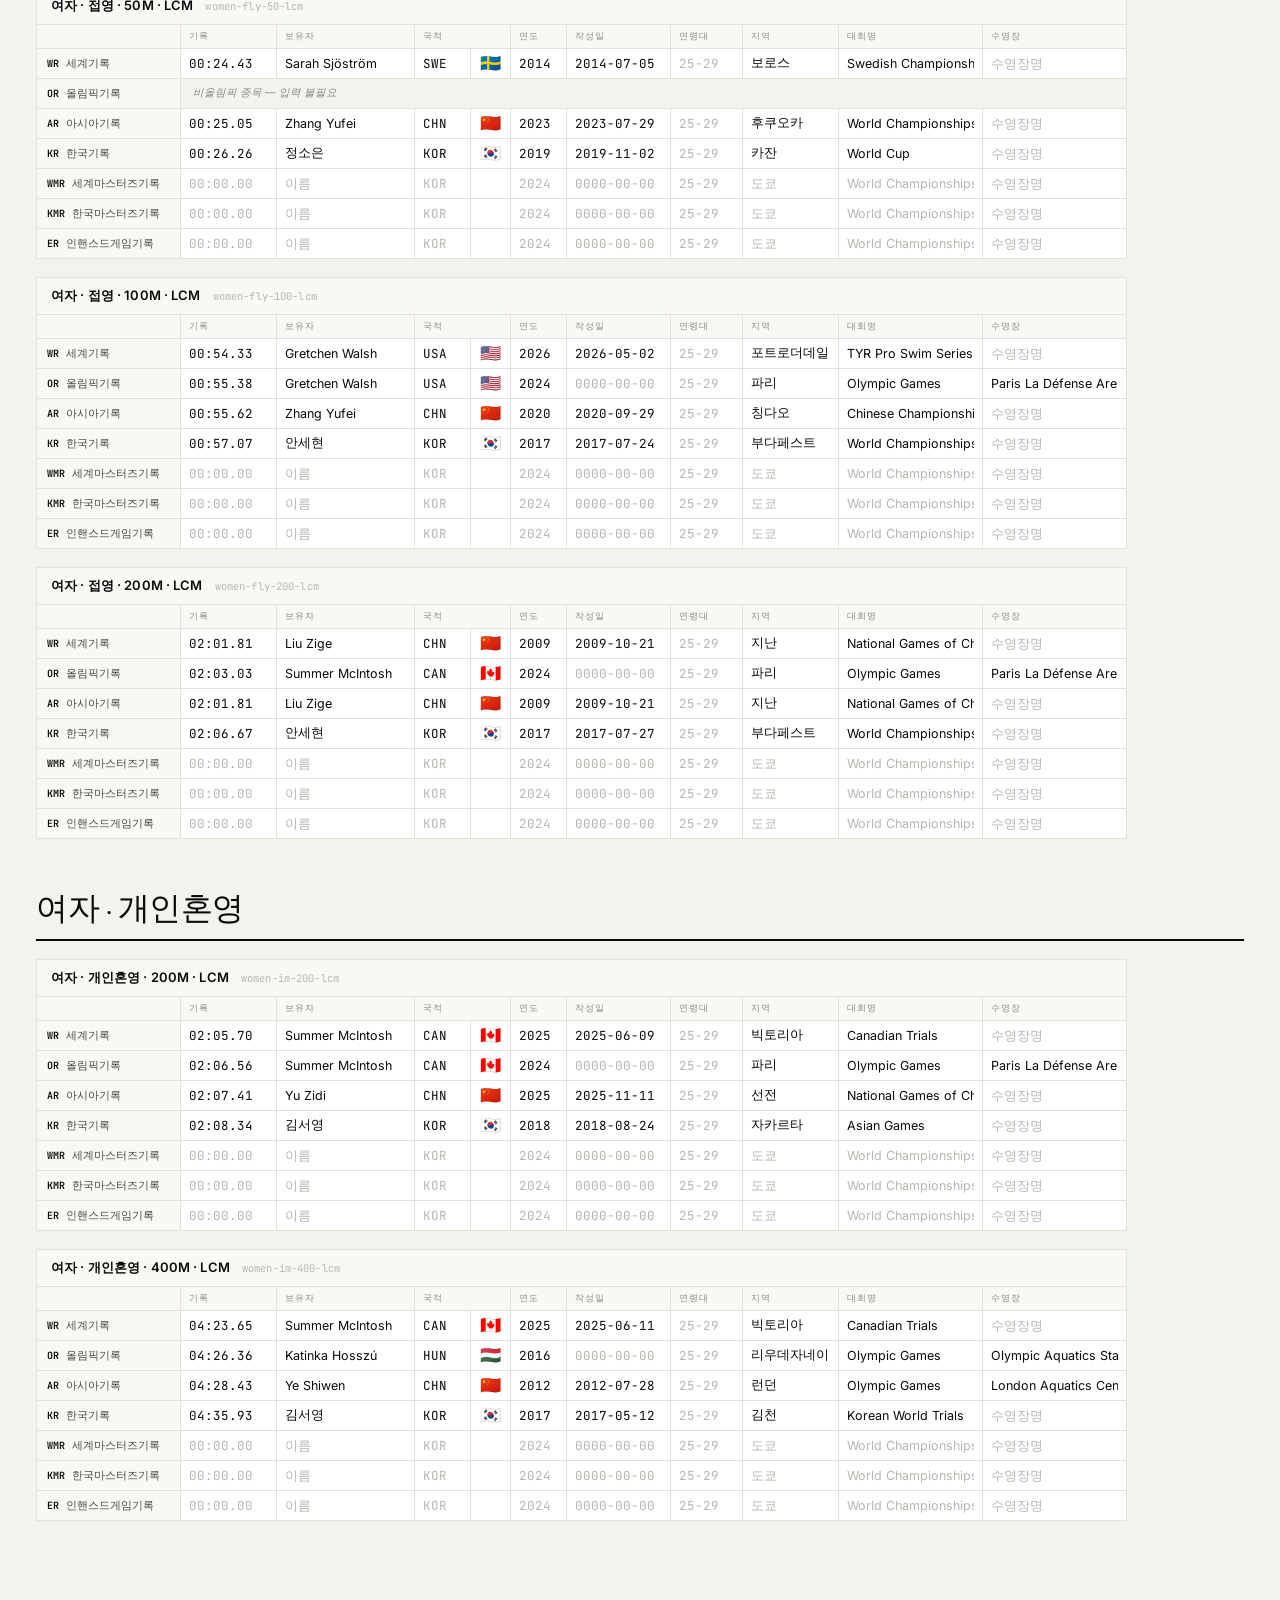
<file: MVP/backend_records.html>
<!DOCTYPE html>
<html lang="ko">
<head>
<meta charset="UTF-8" />
<meta name="viewport" content="width=device-width, initial-scale=1.0" />
<title>KSR Backend — 기록 메타 관리</title>
<link rel="preconnect" href="https://fonts.googleapis.com">
<link rel="preconnect" href="https://fonts.gstatic.com" crossorigin>
<link href="https://fonts.googleapis.com/css2?family=Cormorant+Garamond:ital,wght@0,400;0,500;1,400&family=Inter:wght@400;500;600&family=JetBrains+Mono:wght@400;500&display=swap" rel="stylesheet">
<style>
  :root {
    --bg: #ffffff;
    --bg-soft: #f9f8f4;
    --bg-sunken: #f3f2ed;
    --fg: #0a0a0a;
    --fg-dim: #4a4a48;
    --fg-faint: #8a8a86;
    --fg-mute: #b8b6af;
    --line: #e3e1d8;
    --accent: #0a1d3a;
    --gold: #b3893a;
    --serif: "Cormorant Garamond", serif;
    --sans: "Inter", "Pretendard", -apple-system, sans-serif;
    --mono: "JetBrains Mono", monospace;
  }
  * { box-sizing: border-box; }
  body {
    margin: 0;
    background: var(--bg-sunken);
    color: var(--fg);
    font-family: var(--sans);
    font-size: 14px;
    -webkit-font-smoothing: antialiased;
  }

  /* ── Top bar ─────────────────────────────────── */
  .bk-bar {
    position: sticky;
    top: 0;
    z-index: 100;
    background: var(--bg);
    border-bottom: 1px solid var(--fg);
    display: flex;
    align-items: center;
    justify-content: space-between;
    padding: 18px 36px;
    gap: 24px;
    flex-wrap: wrap;
  }
  .bk-bar .title {
    font-family: var(--serif);
    font-size: 26px;
    font-weight: 500;
    letter-spacing: -0.01em;
  }
  .bk-bar .title .sub {
    font-family: var(--sans);
    font-size: 11px;
    letter-spacing: 0.22em;
    text-transform: uppercase;
    color: var(--fg-faint);
    margin-left: 14px;
  }
  .bk-bar .status {
    font-size: 11.5px;
    color: var(--fg-faint);
    letter-spacing: 0.04em;
    margin-left: auto;
  }
  .bk-bar .status.dirty { color: var(--gold); }
  .bk-actions { display: flex; gap: 10px; }
  .bk-btn {
    font-family: var(--sans);
    font-size: 11px;
    letter-spacing: 0.18em;
    text-transform: uppercase;
    padding: 11px 22px;
    border: 1px solid var(--fg);
    background: transparent;
    color: var(--fg);
    cursor: pointer;
    transition: background 0.15s ease, color 0.15s ease;
  }
  .bk-btn:hover { background: var(--bg-soft); }
  .bk-btn.primary { background: var(--fg); color: var(--bg); }
  .bk-btn.primary:hover { background: var(--accent); }

  /* ── Jump nav ────────────────────────────────── */
  .bk-jump {
    position: sticky;
    top: 71px;
    z-index: 90;
    background: var(--bg-soft);
    border-bottom: 1px solid var(--line);
    padding: 10px 36px;
    display: flex;
    gap: 8px;
    flex-wrap: wrap;
  }
  .bk-jump a {
    font-size: 10.5px;
    letter-spacing: 0.08em;
    color: var(--fg-dim);
    text-decoration: none;
    padding: 5px 11px;
    border: 1px solid var(--line);
    background: var(--bg);
    border-radius: 2px;
    white-space: nowrap;
  }
  .bk-jump a:hover { border-color: var(--fg); color: var(--fg); }

  /* ── Main ────────────────────────────────────── */
  .bk-main { padding: 32px 36px 160px; max-width: 1500px; }
  .bk-intro {
    font-size: 12.5px;
    color: var(--fg-dim);
    line-height: 1.7;
    margin-bottom: 32px;
    padding: 16px 20px;
    background: var(--bg);
    border: 1px solid var(--line);
  }
  .bk-intro strong { color: var(--fg); }

  .grp-head {
    font-family: var(--serif);
    font-size: 32px;
    font-weight: 500;
    letter-spacing: -0.015em;
    margin: 48px 0 4px;
    padding-bottom: 8px;
    border-bottom: 2px solid var(--fg);
    scroll-margin-top: 128px;
  }
  .grp-head:first-of-type { margin-top: 0; }

  /* ── Event card · 스프레드시트 그리드 ───────────── */
  .ev {
    margin-top: 18px;
    width: max-content;
    max-width: 100%;
    scroll-margin-top: 128px;
  }
  .ev > h3 {
    margin: 0;
    padding: 9px 14px;
    font-size: 13px;
    font-weight: 600;
    letter-spacing: 0.01em;
    background: var(--bg-soft);
    border: 1px solid var(--line);
    border-bottom: 0;
    display: flex;
    align-items: baseline;
    gap: 12px;
  }
  .ev > h3 .ekey {
    font-family: var(--mono);
    font-size: 10.5px;
    color: var(--fg-mute);
    font-weight: 400;
  }
  .rec-grid {
    display: grid;
    border-top: 1px solid var(--line);
    border-left: 1px solid var(--line);
  }
  .rec-grid > div,
  .rec-grid > input {
    border-right: 1px solid var(--line);
    border-bottom: 1px solid var(--line);
    min-width: 0;
  }
  /* 헤더 행 — 컬럼 라벨, 카드당 1회 */
  .rec-grid .gh {
    display: flex;
    align-items: center;
    padding: 5px 8px;
    font-size: 9px;
    letter-spacing: 0.1em;
    text-transform: uppercase;
    color: var(--fg-faint);
    background: var(--bg-soft);
  }
  /* 행 라벨 (WR/OR/AR/KR/WMR/KMR/ER) */
  .rec-grid .rl {
    display: flex;
    align-items: center;
    gap: 7px;
    min-height: 30px;
    padding: 0 10px;
    font-size: 11px;
    white-space: nowrap;
    background: var(--bg-soft);
  }
  .rec-grid .rl .tag {
    font-family: var(--mono);
    font-weight: 600;
    font-size: 10px;
    color: var(--fg);
  }
  .rec-grid .rl .nm { color: var(--fg-dim); }
  /* 입력 셀 */
  .rec-grid input {
    height: 30px;
    border-top: 0;
    border-left: 0;
    border-radius: 0;
    font-family: var(--sans);
    font-size: 12.5px;
    padding: 6px 8px;
    background: var(--bg);
    color: var(--fg);
  }
  .rec-grid input.mono { font-family: var(--mono); }
  .rec-grid input::placeholder { color: var(--fg-mute); }
  .rec-grid input:focus {
    outline: 2px solid var(--accent);
    outline-offset: -2px;
    background: #fffdf6;
    position: relative;
    z-index: 2;
  }
  /* 국적 — 코드 칸 + 국기 칸 */
  .rec-grid input.ctry-code { cursor: pointer; }
  .rec-grid .ctry-flag {
    display: flex;
    align-items: center;
    justify-content: center;
    min-height: 30px;
    font-size: 17px;
    line-height: 1;
    cursor: pointer;
    background: var(--bg);
  }
  .rec-grid .ctry-flag:hover { background: #fffdf6; }
  /* 비올림픽 OR 안내 — 다른 셀과 동일 높이 */
  .rec-grid .rec-na {
    display: flex;
    align-items: center;
    min-height: 30px;
    padding: 0 12px;
    font-size: 10.5px;
    font-style: italic;
    color: var(--fg-faint);
    background: var(--bg-sunken);
  }

  /* ── 국적 선택 모달 ───────────────────────────── */
  .modal-backdrop {
    position: fixed;
    inset: 0;
    background: rgba(10, 10, 10, 0.45);
    display: none;
    align-items: center;
    justify-content: center;
    z-index: 300;
  }
  .modal-backdrop.show { display: flex; }
  .modal {
    background: var(--bg);
    border: 1px solid var(--fg);
    width: 460px;
    max-width: 92vw;
    max-height: 80vh;
    display: flex;
    flex-direction: column;
  }
  .modal-head {
    display: flex;
    align-items: baseline;
    gap: 10px;
    padding: 14px 18px;
    border-bottom: 1px solid var(--line);
  }
  .modal-head .mh-title { font-family: var(--serif); font-size: 21px; font-weight: 500; }
  .modal-head .mh-sub {
    font-size: 10px;
    letter-spacing: 0.18em;
    text-transform: uppercase;
    color: var(--fg-faint);
  }
  .modal-head .mh-x {
    margin-left: auto;
    border: 0;
    background: transparent;
    font-size: 15px;
    color: var(--fg-faint);
    cursor: pointer;
  }
  .modal-head .mh-x:hover { color: var(--fg); }
  .modal-search {
    margin: 12px 18px 8px;
    padding: 9px 12px;
    border: 1px solid var(--line);
    font-family: var(--sans);
    font-size: 13px;
    color: var(--fg);
  }
  .modal-search:focus { outline: none; border-color: var(--fg); background: #fffdf6; }
  .modal-list { overflow-y: auto; padding: 0 10px 12px; }
  .modal-item {
    display: flex;
    align-items: center;
    gap: 12px;
    width: 100%;
    text-align: left;
    padding: 8px 10px;
    border: 0;
    border-bottom: 1px solid var(--line);
    background: transparent;
    cursor: pointer;
    font-family: var(--sans);
    font-size: 13px;
    color: var(--fg);
  }
  .modal-item:last-child { border-bottom: 0; }
  .modal-item:hover { background: var(--bg-soft); }
  .modal-item .mi-flag { font-size: 21px; width: 30px; text-align: center; }
  .modal-item .mi-en { color: var(--fg-faint); font-size: 11.5px; }
  .modal-item .mi-code {
    margin-left: auto;
    font-family: var(--mono);
    font-size: 11px;
    color: var(--fg-mute);
  }
  .modal-empty { padding: 24px; text-align: center; color: var(--fg-faint); font-size: 12px; }

  /* ── Save toast ──────────────────────────────── */
  .bk-toast {
    position: fixed;
    bottom: 28px;
    left: 50%;
    transform: translateX(-50%) translateY(20px);
    background: var(--fg);
    color: var(--bg);
    font-size: 12px;
    letter-spacing: 0.06em;
    padding: 13px 26px;
    opacity: 0;
    pointer-events: none;
    transition: opacity 0.25s ease, transform 0.25s ease;
    z-index: 200;
  }
  .bk-toast.show {
    opacity: 1;
    transform: translateX(-50%) translateY(0);
  }
</style>
</head>
<body>

<header class="bk-bar">
  <div class="title">KSR Backend<span class="sub">기록 메타 관리</span></div>
  <div class="status" id="status">불러오는 중…</div>
  <div class="bk-actions">
    <button class="bk-btn" id="btn-csv-out">CSV 내보내기</button>
    <button class="bk-btn" id="btn-csv-in">CSV 불러오기</button>
    <button class="bk-btn" id="btn-cancel">취소</button>
    <button class="bk-btn primary" id="btn-save">저장</button>
  </div>
</header>

<nav class="bk-jump" id="jump"></nav>

<main class="bk-main">
  <div class="bk-intro">
    <strong>WR / OR / AR / KR / WMR / KMR / ER</strong> 7가지 권위 기록을 종목별로 입력·수정합니다.
    LCM(장수영장) 기록만 다룹니다. <strong>국적</strong> 칸을 누르면 국가 검색 모달이 열리고, 선택 시 국기가 함께 표시됩니다.
    <strong>기록</strong>란은 숫자만 입력해도 자동 정형되고(<code>002091</code> → <code>00:20.91</code>),
    <strong>작성일</strong>도 <code>20260518</code> → <code>2026-05-18</code> 로 맞춰집니다.
    엑셀·구글시트에서 범위를 복사해 셀에 붙여넣기(Ctrl+V)하면 한 번에 채워지고,
    상단 <strong>CSV 내보내기·불러오기</strong>로 표 단위 편집도 가능합니다.
    <strong>저장</strong> 시 <code>event_meta.json</code> 이 다운로드됩니다.
    50m 배영·평영·접영의 OR은 비올림픽 종목이라 입력란이 없습니다.
  </div>
  <div id="events"></div>
</main>

<input type="file" id="csv-file" accept=".csv,text/csv" hidden />

<div class="modal-backdrop" id="ctry-modal">
  <div class="modal" role="dialog" aria-label="국적 선택">
    <div class="modal-head">
      <span class="mh-title">국적 선택</span>
      <span class="mh-sub">Country</span>
      <button class="mh-x" id="ctry-close" type="button" aria-label="닫기">✕</button>
    </div>
    <input class="modal-search" id="ctry-search" type="text" placeholder="국가명 검색 — 한글 · 영문 · 코드" />
    <div class="modal-list" id="ctry-list"></div>
  </div>
</div>

<div class="bk-toast" id="toast">저장되었습니다</div>

<script>
(() => {
  'use strict';

  const STORE_KEY = 'ksr_event_meta_v2';

  // ── 종목 매트릭스 (LCM 전용) ──────────────────────
  const GENDERS = [
    { key: 'men',   label: '남자' },
    { key: 'women', label: '여자' },
  ];
  const STROKES = [
    { key: 'free',   label: '자유형',   dists: [50, 100, 200, 400, 800, 1500] },
    { key: 'back',   label: '배영',     dists: [50, 100, 200] },
    { key: 'breast', label: '평영',     dists: [50, 100, 200] },
    { key: 'fly',    label: '접영',     dists: [50, 100, 200] },
    { key: 'im',     label: '개인혼영', dists: [200, 400] },
  ];

  // ── 기록 종류 + 필드 정의 ─────────────────────────
  const RECORD_TYPES = [
    { key: 'wr',  tag: 'WR',  name: '세계기록' },
    { key: 'or',  tag: 'OR',  name: '올림픽기록' },
    { key: 'ar',  tag: 'AR',  name: '아시아기록' },
    { key: 'kr',  tag: 'KR',  name: '한국기록' },
    { key: 'wmr', tag: 'WMR', name: '세계마스터즈기록' },
    { key: 'kmr', tag: 'KMR', name: '한국마스터즈기록' },
    { key: 'er',  tag: 'ER',  name: '인핸스드게임기록' },
  ];
  // 모든 기록 행에 동일한 컬럼을 동일 순서로 노출 — 행 정렬 통일
  const ALL_FIELDS = ['time','holder','country','year','date','ageGroup','region','meet','venue'];
  const FLAG_W = '40px';   // 국기 셀 너비 (국적 코드 칸 옆)
  const FIELD_DEF = {
    time:     { label: '기록',   ph: '00:00.00',           w: '96px',  mono: true },
    holder:   { label: '보유자', ph: '이름',                w: '138px', mono: false },
    country:  { label: '국적',   ph: 'KOR',                 w: '56px',  mono: true },
    year:     { label: '연도',   ph: '2024',                w: '56px',  mono: true },
    date:     { label: '작성일', ph: '0000-00-00',          w: '104px', mono: true },
    ageGroup: { label: '연령대', ph: '25-29',               w: '72px',  mono: true },
    region:   { label: '지역',   ph: '도쿄',                w: '96px',  mono: false },
    meet:     { label: '대회명', ph: 'World Championships', w: '144px', mono: false },
    venue:    { label: '수영장', ph: '수영장명',             w: '144px', mono: false },
  };

  // ── 국가 목록 (IOC 코드 · ISO2 · 한글 · 영문) ──────
  const COUNTRIES = [
    { ioc:'KOR', iso:'KR', ko:'대한민국',       en:'South Korea' },
    { ioc:'JPN', iso:'JP', ko:'일본',           en:'Japan' },
    { ioc:'CHN', iso:'CN', ko:'중국',           en:'China' },
    { ioc:'HKG', iso:'HK', ko:'홍콩',           en:'Hong Kong' },
    { ioc:'TPE', iso:'TW', ko:'대만',           en:'Chinese Taipei' },
    { ioc:'SGP', iso:'SG', ko:'싱가포르',       en:'Singapore' },
    { ioc:'THA', iso:'TH', ko:'태국',           en:'Thailand' },
    { ioc:'VIE', iso:'VN', ko:'베트남',         en:'Vietnam' },
    { ioc:'MAS', iso:'MY', ko:'말레이시아',     en:'Malaysia' },
    { ioc:'INA', iso:'ID', ko:'인도네시아',     en:'Indonesia' },
    { ioc:'PHI', iso:'PH', ko:'필리핀',         en:'Philippines' },
    { ioc:'IND', iso:'IN', ko:'인도',           en:'India' },
    { ioc:'KAZ', iso:'KZ', ko:'카자흐스탄',     en:'Kazakhstan' },
    { ioc:'UZB', iso:'UZ', ko:'우즈베키스탄',   en:'Uzbekistan' },
    { ioc:'PRK', iso:'KP', ko:'북한',           en:'North Korea' },
    { ioc:'IRI', iso:'IR', ko:'이란',           en:'Iran' },
    { ioc:'QAT', iso:'QA', ko:'카타르',         en:'Qatar' },
    { ioc:'UAE', iso:'AE', ko:'아랍에미리트',   en:'United Arab Emirates' },
    { ioc:'KSA', iso:'SA', ko:'사우디아라비아', en:'Saudi Arabia' },
    { ioc:'ISR', iso:'IL', ko:'이스라엘',       en:'Israel' },
    { ioc:'USA', iso:'US', ko:'미국',           en:'United States' },
    { ioc:'CAN', iso:'CA', ko:'캐나다',         en:'Canada' },
    { ioc:'BRA', iso:'BR', ko:'브라질',         en:'Brazil' },
    { ioc:'ARG', iso:'AR', ko:'아르헨티나',     en:'Argentina' },
    { ioc:'MEX', iso:'MX', ko:'멕시코',         en:'Mexico' },
    { ioc:'CHI', iso:'CL', ko:'칠레',           en:'Chile' },
    { ioc:'COL', iso:'CO', ko:'콜롬비아',       en:'Colombia' },
    { ioc:'CUB', iso:'CU', ko:'쿠바',           en:'Cuba' },
    { ioc:'JAM', iso:'JM', ko:'자메이카',       en:'Jamaica' },
    { ioc:'PUR', iso:'PR', ko:'푸에르토리코',   en:'Puerto Rico' },
    { ioc:'GBR', iso:'GB', ko:'영국',           en:'Great Britain' },
    { ioc:'FRA', iso:'FR', ko:'프랑스',         en:'France' },
    { ioc:'GER', iso:'DE', ko:'독일',           en:'Germany' },
    { ioc:'ITA', iso:'IT', ko:'이탈리아',       en:'Italy' },
    { ioc:'ESP', iso:'ES', ko:'스페인',         en:'Spain' },
    { ioc:'NED', iso:'NL', ko:'네덜란드',       en:'Netherlands' },
    { ioc:'HUN', iso:'HU', ko:'헝가리',         en:'Hungary' },
    { ioc:'SWE', iso:'SE', ko:'스웨덴',         en:'Sweden' },
    { ioc:'RUS', iso:'RU', ko:'러시아',         en:'Russia' },
    { ioc:'POL', iso:'PL', ko:'폴란드',         en:'Poland' },
    { ioc:'ROU', iso:'RO', ko:'루마니아',       en:'Romania' },
    { ioc:'UKR', iso:'UA', ko:'우크라이나',     en:'Ukraine' },
    { ioc:'LTU', iso:'LT', ko:'리투아니아',     en:'Lithuania' },
    { ioc:'GRE', iso:'GR', ko:'그리스',         en:'Greece' },
    { ioc:'IRL', iso:'IE', ko:'아일랜드',       en:'Ireland' },
    { ioc:'BEL', iso:'BE', ko:'벨기에',         en:'Belgium' },
    { ioc:'AUT', iso:'AT', ko:'오스트리아',     en:'Austria' },
    { ioc:'SUI', iso:'CH', ko:'스위스',         en:'Switzerland' },
    { ioc:'CZE', iso:'CZ', ko:'체코',           en:'Czechia' },
    { ioc:'DEN', iso:'DK', ko:'덴마크',         en:'Denmark' },
    { ioc:'NOR', iso:'NO', ko:'노르웨이',       en:'Norway' },
    { ioc:'FIN', iso:'FI', ko:'핀란드',         en:'Finland' },
    { ioc:'POR', iso:'PT', ko:'포르투갈',       en:'Portugal' },
    { ioc:'CRO', iso:'HR', ko:'크로아티아',     en:'Croatia' },
    { ioc:'SRB', iso:'RS', ko:'세르비아',       en:'Serbia' },
    { ioc:'SLO', iso:'SI', ko:'슬로베니아',     en:'Slovenia' },
    { ioc:'SVK', iso:'SK', ko:'슬로바키아',     en:'Slovakia' },
    { ioc:'BUL', iso:'BG', ko:'불가리아',       en:'Bulgaria' },
    { ioc:'EST', iso:'EE', ko:'에스토니아',     en:'Estonia' },
    { ioc:'LAT', iso:'LV', ko:'라트비아',       en:'Latvia' },
    { ioc:'ISL', iso:'IS', ko:'아이슬란드',     en:'Iceland' },
    { ioc:'TUR', iso:'TR', ko:'튀르키예',       en:'Türkiye' },
    { ioc:'BLR', iso:'BY', ko:'벨라루스',       en:'Belarus' },
    { ioc:'LUX', iso:'LU', ko:'룩셈부르크',     en:'Luxembourg' },
    { ioc:'AUS', iso:'AU', ko:'호주',           en:'Australia' },
    { ioc:'NZL', iso:'NZ', ko:'뉴질랜드',       en:'New Zealand' },
    { ioc:'RSA', iso:'ZA', ko:'남아프리카공화국', en:'South Africa' },
    { ioc:'EGY', iso:'EG', ko:'이집트',         en:'Egypt' },
    { ioc:'TUN', iso:'TN', ko:'튀니지',         en:'Tunisia' },
    { ioc:'MAR', iso:'MA', ko:'모로코',         en:'Morocco' },
    { ioc:'ALG', iso:'DZ', ko:'알제리',         en:'Algeria' },
    { ioc:'KEN', iso:'KE', ko:'케냐',           en:'Kenya' },
    { ioc:'NGR', iso:'NG', ko:'나이지리아',     en:'Nigeria' },
    { ioc:'ZIM', iso:'ZW', ko:'짐바브웨',       en:'Zimbabwe' },
  ];
  const COUNTRY_BY_IOC = {};
  COUNTRIES.forEach(c => { COUNTRY_BY_IOC[c.ioc] = c; });
  function flagEmoji(iso2) {
    if (!iso2 || iso2.length !== 2) return '';
    const A = 0x1F1E6;
    return String.fromCodePoint(
      A + iso2.toUpperCase().charCodeAt(0) - 65,
      A + iso2.toUpperCase().charCodeAt(1) - 65
    );
  }

  // 올림픽 정식 종목 여부 — 50m 배·평·접은 비올림픽
  function isOlympic(strokeKey, dist) {
    if (dist === 50 && strokeKey !== 'free') return false;
    return true;
  }

  function eventKey(g, s, d) { return `${g}-${s}-${d}-lcm`; }
  function eventLabel(gLabel, sLabel, d) { return `${gLabel} · ${sLabel} · ${d}M · LCM`; }

  // ── 폼 렌더링 ─────────────────────────────────────
  const eventsRoot = document.getElementById('events');
  const jumpRoot = document.getElementById('jump');
  let jumpHtml = '';
  let html = '';
  // 그리드 컬럼: 행라벨 + 각 필드 (국적은 코드칸 + 국기칸 2개)
  const GRID_COLS = '144px ' + ALL_FIELDS.map(f =>
    f === 'country' ? FIELD_DEF.country.w + ' ' + FLAG_W : FIELD_DEF[f].w
  ).join(' ');
  const NA_SPAN = ALL_FIELDS.length + 1;   // 국적이 2칸이므로 +1

  GENDERS.forEach(g => {
    STROKES.forEach(s => {
      const groupId = `grp-${g.key}-${s.key}`;
      jumpHtml += `<a href="#${groupId}">${g.label} ${s.label}</a>`;
      html += `<h2 class="grp-head" id="${groupId}">${g.label} · ${s.label}</h2>`;

      s.dists.forEach(d => {
        const ek = eventKey(g.key, s.key, d);
        html += `<section class="ev" id="ev-${ek}">`;
        html += `<h3>${eventLabel(g.label, s.label, d)}<span class="ekey">${ek}</span></h3>`;
        html += `<div class="rec-grid" style="grid-template-columns:${GRID_COLS}">`;

        // 헤더 행 — 컬럼 라벨은 카드당 한 번만 (국적 헤더는 2칸 span)
        html += `<div class="gh"></div>`;
        ALL_FIELDS.forEach(f => {
          const span = f === 'country' ? ' style="grid-column:span 2"' : '';
          html += `<div class="gh"${span}>${FIELD_DEF[f].label}</div>`;
        });

        // 기록 행 (WR / OR / AR / KR / WMR / KMR / ER)
        RECORD_TYPES.forEach(rt => {
          html += `<div class="rl"><span class="tag">${rt.tag}</span><span class="nm">${rt.name}</span></div>`;
          // OR은 비올림픽 종목(50m 배·평·접)에서 비활성
          if (rt.key === 'or' && !isOlympic(s.key, d)) {
            html += `<div class="rec-na" style="grid-column:span ${NA_SPAN}">비올림픽 종목 — 입력 불필요</div>`;
            return;
          }
          ALL_FIELDS.forEach(f => {
            const fd = FIELD_DEF[f];
            const attrs = `data-event="${ek}" data-rec="${rt.key}" data-field="${f}"`;
            if (f === 'country') {
              html += `<input type="text" readonly class="mono ctry-code" placeholder="${fd.ph}" ${attrs} />`;
              html += `<div class="ctry-flag"></div>`;
            } else {
              html += `<input type="text" placeholder="${fd.ph}" class="${fd.mono ? 'mono' : ''}" ${attrs} />`;
            }
          });
        });

        html += `</div></section>`;
      });
    });
  });

  jumpRoot.innerHTML = jumpHtml;
  eventsRoot.innerHTML = html;

  // ── 기본 데이터 시드 ──────────────────────────────
  // 저장된 데이터가 없을 때 폼에 표시되는 기본값. 저장 시 event_meta.json 으로 출력.
  const SEED = {
    // ── 남자 ─────────────────────────────────────────
    'men-free-50-lcm': {
      wr:  { time: '00:20.88', holder: 'Cameron McEvoy', country: 'AUS', year: '2026', date: '2026-03-20', region: '선전', meet: 'China Open' },
      or:  { time: '00:21.07', holder: 'Caeleb Dressel', country: 'USA', year: '2021', region: '도쿄', meet: 'Olympic Games', venue: 'Tokyo Aquatics Centre' },
      ar:  { time: '00:21.66', holder: '지유찬', country: 'KOR', year: '2025', date: '2025-08-01', region: '싱가포르', meet: 'World Championships' },
      kr:  { time: '00:21.66', holder: '지유찬', country: 'KOR', year: '2025', date: '2025-08-01', region: '싱가포르', meet: 'World Championships' },
      wmr: { time: '00:22.30', holder: 'Ari-Pekka Liukkonen', country: 'FIN', year: '2017', ageGroup: '25-29' },
      er:  { time: '00:20.89', holder: 'Kristian Gkolomeev', country: 'GRE', year: '2025', region: '라스베이거스', meet: 'Enhanced Games' },
    },
    'men-free-100-lcm': {
      wr:  { time: '00:46.40', holder: 'Pan Zhanle', country: 'CHN', year: '2024', date: '2024-07-31', region: '파리', meet: 'Olympic Games', venue: 'Paris La Défense Arena' },
      or:  { time: '00:46.40', holder: 'Pan Zhanle', country: 'CHN', year: '2024', region: '파리', meet: 'Olympic Games', venue: 'Paris La Défense Arena' },
      ar:  { time: '00:46.40', holder: 'Pan Zhanle', country: 'CHN', year: '2024', date: '2024-07-31', region: '파리', meet: 'Olympic Games', venue: 'Paris La Défense Arena' },
      kr:  { time: '00:47.39', holder: '김영범', country: 'KOR', year: '2025', date: '2025-10-22', region: '부산', meet: 'Korean National Sports Festival' },
      wmr: { time: '00:48.72', holder: 'Vladislav Grinev', country: 'RUS', ageGroup: '25-29' },
    },
    'men-free-200-lcm': {
      wr:  { time: '01:42.00', holder: 'Paul Biedermann', country: 'GER', year: '2009', date: '2009-07-28', region: '로마', meet: 'World Championships' },
      or:  { time: '01:42.96', holder: 'Michael Phelps', country: 'USA', year: '2008', region: '베이징', meet: 'Olympic Games', venue: 'Beijing National Aquatics Center' },
      ar:  { time: '01:43.92', holder: '황선우', country: 'KOR', year: '2025', date: '2025-10-20', region: '부산', meet: 'Korean National Sports Festival' },
      kr:  { time: '01:43.92', holder: '황선우', country: 'KOR', year: '2025', date: '2025-10-20', region: '부산', meet: 'Korean National Sports Festival' },
      wmr: { time: '01:50.76', holder: 'David Alcolado Durango', country: 'ESP', year: '2017', ageGroup: '25-29' },
    },
    'men-free-400-lcm': {
      wr:  { time: '03:39.96', holder: 'Lukas Märtens', country: 'GER', year: '2025', date: '2025-04-12', region: '스톡홀름', meet: 'Swim Open Stockholm' },
      or:  { time: '03:40.14', holder: 'Sun Yang', country: 'CHN', year: '2012', region: '런던', meet: 'Olympic Games', venue: 'London Aquatics Centre' },
      ar:  { time: '03:40.14', holder: 'Sun Yang', country: 'CHN', year: '2012', date: '2012-07-28', region: '런던', meet: 'Olympic Games', venue: 'London Aquatics Centre' },
      kr:  { time: '03:41.53', holder: '박태환', country: 'KOR', year: '2010', date: '2010-11-16', region: '광저우', meet: 'Asian Games' },
      wmr: { time: '04:00.96', holder: 'Alexander Fedororov', country: 'RUS', year: '2022', ageGroup: '25-29' },
    },
    'men-free-800-lcm': {
      wr:  { time: '07:32.12', holder: 'Zhang Lin', country: 'CHN', year: '2009', date: '2009-07-29', region: '로마', meet: 'World Championships' },
      or:  { time: '07:38.19', holder: 'Daniel Wiffen', country: 'IRL', year: '2024', region: '파리', meet: 'Olympic Games', venue: 'Paris La Défense Arena' },
      ar:  { time: '07:32.12', holder: 'Zhang Lin', country: 'CHN', year: '2009', date: '2009-07-29', region: '로마', meet: 'World Championships' },
      kr:  { time: '07:46.03', holder: '김우민', country: 'KOR', year: '2023', date: '2023-09-28', region: '항저우', meet: 'Asian Games' },
      wmr: { time: '08:24.46', holder: 'David Heron', country: 'USA', year: '2022', ageGroup: '25-29' },
    },
    'men-free-1500-lcm': {
      wr:  { time: '14:30.67', holder: 'Bobby Finke', country: 'USA', year: '2024', date: '2024-08-04', region: '파리', meet: 'Olympic Games', venue: 'Paris La Défense Arena' },
      or:  { time: '14:30.67', holder: 'Bobby Finke', country: 'USA', year: '2024', region: '파리', meet: 'Olympic Games', venue: 'Paris La Défense Arena' },
      ar:  { time: '14:31.02', holder: 'Sun Yang', country: 'CHN', year: '2012', date: '2012-08-04', region: '런던', meet: 'Olympic Games', venue: 'London Aquatics Centre' },
      kr:  { time: '14:47.38', holder: '박태환', country: 'KOR', year: '2012', date: '2012-02-12', region: '시드니', meet: 'NSW State Open Championships' },
      wmr: { time: '15:49.04', holder: 'David Heron', country: 'USA', year: '2022', ageGroup: '25-29' },
    },
    'men-back-50-lcm': {
      wr:  { time: '00:23.55', holder: 'Kliment Kolesnikov', country: 'RUS', year: '2023', date: '2023-07-27', region: '카잔', meet: 'Russian Cup' },
      ar:  { time: '00:24.24', holder: 'Junya Koga', country: 'JPN', year: '2009', date: '2009-08-02', region: '로마', meet: 'World Championships' },
      kr:  { time: '00:24.48', holder: '윤지환', country: 'KOR', year: '2025', date: '2025-03-27', region: '김천', meet: 'South Korean Championships' },
      wmr: { time: '00:25.44', holder: 'Anton Butymov', country: 'RUS', year: '2016', ageGroup: '25-29' },
    },
    'men-back-100-lcm': {
      wr:  { time: '00:51.60', holder: 'Thomas Ceccon', country: 'ITA', year: '2022', date: '2022-06-20', region: '부다페스트', meet: 'World Championships' },
      or:  { time: '00:51.85', holder: 'Ryan Murphy', country: 'USA', year: '2016', region: '리우데자네이루', meet: 'Olympic Games', venue: 'Olympic Aquatics Stadium' },
      ar:  { time: '00:51.86', holder: 'Xu Jiayu', country: 'CHN', year: '2017', date: '2017-04-12', region: '칭다오', meet: 'Chinese Championships' },
      kr:  { time: '00:53.32', holder: '이주호', country: 'KOR', year: '2022', date: '2022-03-27', region: '김천', meet: 'South Korean Championships' },
      wmr: { time: '00:55.09', holder: 'Ryota Maejima', country: 'JPN', year: '2021', ageGroup: '25-29' },
    },
    'men-back-200-lcm': {
      wr:  { time: '01:51.92', holder: 'Aaron Peirsol', country: 'USA', year: '2009', date: '2009-07-31', region: '로마', meet: 'World Championships' },
      or:  { time: '01:53.27', holder: 'Evgeny Rylov', country: 'RUS', year: '2021', region: '도쿄', meet: 'Olympic Games', venue: 'Tokyo Aquatics Centre' },
      ar:  { time: '01:52.51', holder: 'Ryosuke Irie', country: 'JPN', year: '2009', date: '2009-07-31', region: '로마', meet: 'World Championships' },
      kr:  { time: '01:55.34', holder: '이주호', country: 'KOR', year: '2025', date: '2025-12-16', region: '브리즈번', meet: 'Queensland Championships' },
      wmr: { time: '02:02.76', holder: 'Dmitrii Gorbunov', country: 'RUS', year: '2019', ageGroup: '25-29' },
    },
    'men-breast-50-lcm': {
      wr:  { time: '00:25.95', holder: 'Adam Peaty', country: 'GBR', year: '2017', date: '2017-07-25', region: '부다페스트', meet: 'World Championships' },
      ar:  { time: '00:26.20', holder: 'Qin Haiyang', country: 'CHN', year: '2023', date: '2023-07-25', region: '후쿠오카', meet: 'World Championships' },
      kr:  { time: '00:26.75', holder: '최동열', country: 'KOR', year: '2025', date: '2025-10-22', region: '부산', meet: 'Korean National Sports Festival' },
      wmr: { time: '00:27.21', holder: 'Kirill Strelnikov', country: 'RUS', year: '2021', ageGroup: '25-29' },
    },
    'men-breast-100-lcm': {
      wr:  { time: '00:56.88', holder: 'Adam Peaty', country: 'GBR', year: '2019', date: '2019-07-21', region: '광주', meet: 'World Championships' },
      or:  { time: '00:57.13', holder: 'Adam Peaty', country: 'GBR', year: '2016', region: '리우데자네이루', meet: 'Olympic Games', venue: 'Olympic Aquatics Stadium' },
      ar:  { time: '00:57.69', holder: 'Qin Haiyang', country: 'CHN', year: '2023', date: '2023-07-24', region: '후쿠오카', meet: 'World Championships' },
      kr:  { time: '00:59.28', holder: '최동열', country: 'KOR', year: '2023', date: '2023-09-25', region: '항저우', meet: 'Asian Games' },
      wmr: { time: '01:00.39', holder: 'Kirill Strelnikov', country: 'RUS', year: '2021', ageGroup: '25-29' },
    },
    'men-breast-200-lcm': {
      wr:  { time: '02:05.48', holder: 'Qin Haiyang', country: 'CHN', year: '2023', date: '2023-07-28', region: '후쿠오카', meet: 'World Championships' },
      or:  { time: '02:05.85', holder: 'Léon Marchand', country: 'FRA', year: '2024', region: '파리', meet: 'Olympic Games', venue: 'Paris La Défense Arena' },
      ar:  { time: '02:05.48', holder: 'Qin Haiyang', country: 'CHN', year: '2023', date: '2023-07-28', region: '후쿠오카', meet: 'World Championships' },
      kr:  { time: '02:08.59', holder: '조성재', country: 'KOR', year: '2020', date: '2020-11-17', region: '김천', meet: 'South Korean Championships' },
      wmr: { time: '02:11.78', holder: 'Clark Burckle', country: 'USA', year: '2013', ageGroup: '25-29' },
    },
    'men-fly-50-lcm': {
      wr:  { time: '00:22.27', holder: 'Andriy Govorov', country: 'UKR', year: '2018', date: '2018-07-01', region: '로마', meet: 'Sette Colli Trophy' },
      ar:  { time: '00:22.93', holder: 'Joseph Schooling', country: 'SGP', year: '2017', date: '2017-07-23', region: '부다페스트', meet: 'World Championships' },
      kr:  { time: '00:23.15', holder: '백인철', country: 'KOR', year: '2023', date: '2023-10-14', region: '목포', meet: 'Korean National Sports Festival' },
      wmr: { time: '00:23.15', holder: 'Mikhail Vekovishchev', country: 'RUS', year: '2025', ageGroup: '25-29' },
    },
    'men-fly-100-lcm': {
      wr:  { time: '00:49.45', holder: 'Caeleb Dressel', country: 'USA', year: '2021', date: '2021-07-31', region: '도쿄', meet: 'Olympic Games', venue: 'Tokyo Aquatics Centre' },
      or:  { time: '00:49.45', holder: 'Caeleb Dressel', country: 'USA', year: '2021', region: '도쿄', meet: 'Olympic Games', venue: 'Tokyo Aquatics Centre' },
      ar:  { time: '00:50.39', holder: 'Joseph Schooling', country: 'SGP', year: '2016', date: '2016-08-12', region: '리우데자네이루', meet: 'Olympic Games', venue: 'Olympic Aquatics Stadium' },
      kr:  { time: '00:51.29', holder: '양재훈', country: 'KOR', year: '2025', date: '2025-10-22', region: '부산', meet: 'Korean National Sports Festival' },
      wmr: { time: '00:52.20', holder: 'Mikhail Vekovishchev', country: 'RUS', year: '2025', ageGroup: '25-29' },
    },
    'men-fly-200-lcm': {
      wr:  { time: '01:50.34', holder: 'Kristóf Milák', country: 'HUN', year: '2022', date: '2022-06-21', region: '부다페스트', meet: 'World Championships' },
      or:  { time: '01:51.21', holder: 'Léon Marchand', country: 'FRA', year: '2024', region: '파리', meet: 'Olympic Games', venue: 'Paris La Défense Arena' },
      ar:  { time: '01:52.53', holder: 'Daiya Seto', country: 'JPN', year: '2020', date: '2020-01-18', region: '베이징', meet: 'Champions Swim Series' },
      kr:  { time: '01:54.95', holder: '김민섭', country: 'KOR', year: '2024', date: '2024-03-23', region: '김천', meet: 'Korean Olympic Trials' },
      wmr: { time: '02:00.74', holder: 'Aleksandr Pribytok', country: 'RUS', year: '2022', ageGroup: '25-29' },
    },
    'men-im-200-lcm': {
      wr:  { time: '01:52.69', holder: 'Léon Marchand', country: 'FRA', year: '2025', date: '2025-07-30', region: '싱가포르', meet: 'World Championships' },
      or:  { time: '01:54.06', holder: 'Léon Marchand', country: 'FRA', year: '2024', region: '파리', meet: 'Olympic Games', venue: 'Paris La Défense Arena' },
      ar:  { time: '01:54.62', holder: 'Wang Shun', country: 'CHN', year: '2023', date: '2023-09-24', region: '항저우', meet: 'Asian Games' },
      kr:  { time: '01:57.66', holder: '황선우', country: 'KOR', year: '2025', date: '2025-10-21', region: '부산', meet: 'Korean National Sports Festival' },
      wmr: { time: '02:03.62', holder: 'Dmitrii Gorbunov', country: 'RUS', year: '2019', ageGroup: '25-29' },
    },
    'men-im-400-lcm': {
      wr:  { time: '04:02.50', holder: 'Léon Marchand', country: 'FRA', year: '2023', date: '2023-07-23', region: '후쿠오카', meet: 'World Championships' },
      or:  { time: '04:02.95', holder: 'Léon Marchand', country: 'FRA', year: '2024', region: '파리', meet: 'Olympic Games', venue: 'Paris La Défense Arena' },
      ar:  { time: '04:06.05', holder: 'Kosuke Hagino', country: 'JPN', year: '2016', date: '2016-08-06', region: '리우데자네이루', meet: 'Olympic Games', venue: 'Olympic Aquatics Stadium' },
      kr:  { time: '04:15.27', holder: '김민규', country: 'KOR', year: '2009', date: '2009-12-08', region: '홍콩', meet: 'East Asian Games' },
      wmr: { time: '04:30.05', holder: 'D. Yabe', country: 'BRA', year: '2009', ageGroup: '25-29' },
    },
    // ── 여자 ─────────────────────────────────────────
    'women-free-50-lcm': {
      wr:  { time: '00:23.61', holder: 'Sarah Sjöström', country: 'SWE', year: '2023', date: '2023-07-29', region: '후쿠오카', meet: 'World Championships' },
      or:  { time: '00:23.66', holder: 'Sarah Sjöström', country: 'SWE', year: '2024', region: '파리', meet: 'Olympic Games', venue: 'Paris La Défense Arena' },
      ar:  { time: '00:23.97', holder: 'Liu Xiang', country: 'CHN', year: '2021', date: '2021-09-26', region: '시안', meet: 'National Games of China' },
      kr:  { time: '00:24.97', holder: '허연경', country: 'KOR', year: '2023', date: '2023-10-15', region: '목포', meet: 'Korean National Sports Festival' },
    },
    'women-free-100-lcm': {
      wr:  { time: '00:51.71', holder: 'Sarah Sjöström', country: 'SWE', year: '2017', date: '2017-07-23', region: '부다페스트', meet: 'World Championships' },
      or:  { time: '00:51.96', holder: 'Emma McKeon', country: 'AUS', year: '2021', region: '도쿄', meet: 'Olympic Games', venue: 'Tokyo Aquatics Centre' },
      ar:  { time: '00:52.02', holder: 'Siobhan Haughey', country: 'HKG', year: '2023', date: '2023-10-08', region: '베를린', meet: 'World Cup' },
      kr:  { time: '00:54.49', holder: '허연경', country: 'KOR', year: '2023', date: '2023-11-25', region: '김천', meet: 'Korean National Trials' },
    },
    'women-free-200-lcm': {
      wr:  { time: '01:52.23', holder: 'Ariarne Titmus', country: 'AUS', year: '2024', date: '2024-06-12', region: '브리즈번', meet: 'Australian Olympic Trials' },
      or:  { time: '01:53.27', holder: "Mollie O'Callaghan", country: 'AUS', year: '2024', region: '파리', meet: 'Olympic Games', venue: 'Paris La Défense Arena' },
      ar:  { time: '01:53.92', holder: 'Siobhan Haughey', country: 'HKG', year: '2021', date: '2021-07-28', region: '도쿄', meet: 'Olympic Games', venue: 'Tokyo Aquatics Centre' },
      kr:  { time: '01:58.00', holder: '조현주', country: 'KOR', year: '2026', date: '2026-03-27', region: '김천', meet: 'South Korean Championships' },
      wmr: { time: '02:02.06', holder: 'Jenna Campbell', country: 'USA', year: '2024', ageGroup: '25-29' },
    },
    'women-free-400-lcm': {
      wr:  { time: '03:54.18', holder: 'Summer McIntosh', country: 'CAN', year: '2025', date: '2025-06-07', region: '빅토리아', meet: 'Canadian Trials' },
      or:  { time: '03:56.46', holder: 'Katie Ledecky', country: 'USA', year: '2016', region: '리우데자네이루', meet: 'Olympic Games', venue: 'Olympic Aquatics Stadium' },
      ar:  { time: '03:58.21', holder: 'Li Bingjie', country: 'CHN', year: '2025', date: '2025-07-27', region: '싱가포르', meet: 'World Championships' },
      kr:  { time: '04:09.69', holder: '한다경', country: 'KOR', year: '2025', date: '2025-10-21', region: '부산', meet: 'Korean National Sports Festival' },
    },
    'women-free-800-lcm': {
      wr:  { time: '08:04.12', holder: 'Katie Ledecky', country: 'USA', year: '2025', date: '2025-05-03', region: '포트로더데일', meet: 'TYR Pro Swim Series' },
      or:  { time: '08:04.79', holder: 'Katie Ledecky', country: 'USA', year: '2016', region: '리우데자네이루', meet: 'Olympic Games', venue: 'Olympic Aquatics Stadium' },
      ar:  { time: '08:13.31', holder: 'Li Bingjie', country: 'CHN', year: '2023', date: '2023-07-29', region: '후쿠오카', meet: 'World Championships' },
      kr:  { time: '08:35.62', holder: '한다경', country: 'KOR', year: '2026', date: '2026-03-25', region: '김천', meet: 'South Korean Championships' },
    },
    'women-free-1500-lcm': {
      wr:  { time: '15:20.48', holder: 'Katie Ledecky', country: 'USA', year: '2018', date: '2018-05-16', region: '인디애나폴리스', meet: 'TYR Pro Swim Series' },
      or:  { time: '15:30.02', holder: 'Katie Ledecky', country: 'USA', year: '2024', region: '파리', meet: 'Olympic Games', venue: 'Paris La Défense Arena' },
      ar:  { time: '15:41.49', holder: 'Wang Jianjiahe', country: 'CHN', year: '2021', date: '2021-07-26', region: '도쿄', meet: 'Olympic Games', venue: 'Tokyo Aquatics Centre' },
      kr:  { time: '16:26.67', holder: '한다경', country: 'KOR', year: '2021', date: '2021-05-13', region: '제주', meet: 'Korean Olympic Trials' },
    },
    'women-back-50-lcm': {
      wr:  { time: '00:26.86', holder: 'Kaylee McKeown', country: 'AUS', year: '2023', date: '2023-10-20', region: '부다페스트', meet: 'World Cup' },
      ar:  { time: '00:26.98', holder: 'Liu Xiang', country: 'CHN', year: '2018', date: '2018-08-21', region: '자카르타', meet: 'Asian Games' },
      kr:  { time: '00:27.71', holder: '김승원', country: 'KOR', year: '2025', date: '2025-03-27', region: '김천', meet: 'South Korean Championships' },
    },
    'women-back-100-lcm': {
      wr:  { time: '00:57.13', holder: 'Regan Smith', country: 'USA', year: '2024', date: '2024-06-18', region: '인디애나폴리스', meet: 'U.S. Olympic Trials' },
      or:  { time: '00:57.28', holder: 'Regan Smith', country: 'USA', year: '2024', region: '파리', meet: 'Olympic Games', venue: 'Paris La Défense Arena' },
      ar:  { time: '00:58.70', holder: 'Aya Terakawa', country: 'JPN', year: '2013', date: '2013-08-04', region: '바르셀로나', meet: 'World Championships' },
      kr:  { time: '00:59.56', holder: '이은지', country: 'KOR', year: '2025', date: '2025-06-15', region: '광주', meet: 'Gwangju Championships' },
    },
    'women-back-200-lcm': {
      wr:  { time: '02:03.14', holder: 'Kaylee McKeown', country: 'AUS', year: '2023', date: '2023-03-10', region: '시드니', meet: 'NSW State Championships' },
      or:  { time: '02:03.73', holder: 'Kaylee McKeown', country: 'AUS', year: '2024', region: '파리', meet: 'Olympic Games', venue: 'Paris La Défense Arena' },
      ar:  { time: '02:06.46', holder: 'Zhao Jing', country: 'CHN', year: '2010', date: '2010-11-14', region: '광저우', meet: 'Asian Games' },
      kr:  { time: '02:08.29', holder: '이은지', country: 'KOR', year: '2025', date: '2025-07-18', region: '베를린', meet: 'World University Games' },
    },
    'women-breast-50-lcm': {
      wr:  { time: '00:29.16', holder: 'Rūta Meilutytė', country: 'LTU', year: '2023', date: '2023-07-30', region: '후쿠오카', meet: 'World Championships' },
      ar:  { time: '00:29.44', holder: 'Tang Qianting', country: 'CHN', year: '2026', date: '2026-03-19' },
      kr:  { time: '00:31.07', holder: '김달은', country: 'KOR', year: '2009', date: '2009-10-25', region: '대전', meet: 'Korean National Sports Festival' },
    },
    'women-breast-100-lcm': {
      wr:  { time: '01:04.13', holder: 'Lilly King', country: 'USA', year: '2017', date: '2017-07-25', region: '부다페스트', meet: 'World Championships' },
      or:  { time: '01:04.82', holder: 'Tatjana Smith', country: 'RSA', year: '2021', region: '도쿄', meet: 'Olympic Games', venue: 'Tokyo Aquatics Centre' },
      ar:  { time: '01:04.39', holder: 'Tang Qianting', country: 'CHN', year: '2024', date: '2024-04-21', region: '선전', meet: 'Chinese Championships' },
      kr:  { time: '01:07.44', holder: '김혜진', country: 'KOR', year: '2018', date: '2018-04-27', region: '광주', meet: 'South Korean Championships' },
    },
    'women-breast-200-lcm': {
      wr:  { time: '02:17.55', holder: 'Evgeniia Chikunova', country: 'RUS', year: '2023', date: '2023-04-21', region: '카잔', meet: 'Russian Championships' },
      or:  { time: '02:18.95', holder: 'Tatjana Smith', country: 'RSA', year: '2021', region: '도쿄', meet: 'Olympic Games', venue: 'Tokyo Aquatics Centre' },
      ar:  { time: '02:19.65', holder: 'Rie Kaneto', country: 'JPN', year: '2016', date: '2016-04-09', region: '도쿄', meet: 'Japanese Championships' },
      kr:  { time: '02:23.21', holder: '문수아', country: 'KOR', year: '2025', date: '2025-10-20', region: '부산', meet: 'Korean National Sports Festival' },
    },
    'women-fly-50-lcm': {
      wr:  { time: '00:24.43', holder: 'Sarah Sjöström', country: 'SWE', year: '2014', date: '2014-07-05', region: '보로스', meet: 'Swedish Championships' },
      ar:  { time: '00:25.05', holder: 'Zhang Yufei', country: 'CHN', year: '2023', date: '2023-07-29', region: '후쿠오카', meet: 'World Championships' },
      kr:  { time: '00:26.26', holder: '정소은', country: 'KOR', year: '2019', date: '2019-11-02', region: '카잔', meet: 'World Cup' },
    },
    'women-fly-100-lcm': {
      wr:  { time: '00:54.33', holder: 'Gretchen Walsh', country: 'USA', year: '2026', date: '2026-05-02', region: '포트로더데일', meet: 'TYR Pro Swim Series' },
      or:  { time: '00:55.38', holder: 'Gretchen Walsh', country: 'USA', year: '2024', region: '파리', meet: 'Olympic Games', venue: 'Paris La Défense Arena' },
      ar:  { time: '00:55.62', holder: 'Zhang Yufei', country: 'CHN', year: '2020', date: '2020-09-29', region: '칭다오', meet: 'Chinese Championships' },
      kr:  { time: '00:57.07', holder: '안세현', country: 'KOR', year: '2017', date: '2017-07-24', region: '부다페스트', meet: 'World Championships' },
    },
    'women-fly-200-lcm': {
      wr:  { time: '02:01.81', holder: 'Liu Zige', country: 'CHN', year: '2009', date: '2009-10-21', region: '지난', meet: 'National Games of China' },
      or:  { time: '02:03.03', holder: 'Summer McIntosh', country: 'CAN', year: '2024', region: '파리', meet: 'Olympic Games', venue: 'Paris La Défense Arena' },
      ar:  { time: '02:01.81', holder: 'Liu Zige', country: 'CHN', year: '2009', date: '2009-10-21', region: '지난', meet: 'National Games of China' },
      kr:  { time: '02:06.67', holder: '안세현', country: 'KOR', year: '2017', date: '2017-07-27', region: '부다페스트', meet: 'World Championships' },
    },
    'women-im-200-lcm': {
      wr:  { time: '02:05.70', holder: 'Summer McIntosh', country: 'CAN', year: '2025', date: '2025-06-09', region: '빅토리아', meet: 'Canadian Trials' },
      or:  { time: '02:06.56', holder: 'Summer McIntosh', country: 'CAN', year: '2024', region: '파리', meet: 'Olympic Games', venue: 'Paris La Défense Arena' },
      ar:  { time: '02:07.41', holder: 'Yu Zidi', country: 'CHN', year: '2025', date: '2025-11-11', region: '선전', meet: 'National Games of China' },
      kr:  { time: '02:08.34', holder: '김서영', country: 'KOR', year: '2018', date: '2018-08-24', region: '자카르타', meet: 'Asian Games' },
    },
    'women-im-400-lcm': {
      wr:  { time: '04:23.65', holder: 'Summer McIntosh', country: 'CAN', year: '2025', date: '2025-06-11', region: '빅토리아', meet: 'Canadian Trials' },
      or:  { time: '04:26.36', holder: 'Katinka Hosszú', country: 'HUN', year: '2016', region: '리우데자네이루', meet: 'Olympic Games', venue: 'Olympic Aquatics Stadium' },
      ar:  { time: '04:28.43', holder: 'Ye Shiwen', country: 'CHN', year: '2012', date: '2012-07-28', region: '런던', meet: 'Olympic Games', venue: 'London Aquatics Centre' },
      kr:  { time: '04:35.93', holder: '김서영', country: 'KOR', year: '2017', date: '2017-05-12', region: '김천', meet: 'Korean World Trials' },
    },
  };

  // ── 데이터 입출력 ─────────────────────────────────
  const statusEl = document.getElementById('status');
  const inputs = () => document.querySelectorAll('#events input[data-event]');

  function collect() {
    const data = {};
    inputs().forEach(inp => {
      const { event, rec, field } = inp.dataset;
      const v = inp.value.trim();
      if (!v) return;
      data[event] = data[event] || {};
      data[event][rec] = data[event][rec] || {};
      data[event][rec][field] = v;
    });
    return data;
  }

  function fill(data) {
    inputs().forEach(inp => {
      const { event, rec, field } = inp.dataset;
      inp.value = (data[event] && data[event][rec] && data[event][rec][field]) || '';
    });
    syncFlags();
  }

  // ── 국기 동기화 — 국적 코드 칸 옆 국기 셀 갱신 ──────
  function syncFlag(codeInput) {
    const flag = codeInput.nextElementSibling;
    if (!flag || !flag.classList.contains('ctry-flag')) return;
    const c = COUNTRY_BY_IOC[(codeInput.value || '').trim().toUpperCase()];
    flag.textContent = c ? flagEmoji(c.iso) : '';
    flag.title = c ? `${c.ko} (${c.en})` : '';
  }
  function syncFlags() {
    document.querySelectorAll('#events input.ctry-code').forEach(syncFlag);
  }

  // ── 입력 자동 정형 ────────────────────────────────
  // 기록: 숫자만 입력해도 mm:ss.dd 로 정형 (0000 → 00:00.00, 000000 → 00:00.00)
  function normalizeTime(raw) {
    let d = String(raw).replace(/\D/g, '');
    if (d.length >= 3 && d.length <= 6) {
      d = d.padStart(6, '0');
      return `${d.slice(0,2)}:${d.slice(2,4)}.${d.slice(4)}`;
    }
    if (d.length === 7 || d.length === 8) {
      d = d.padStart(8, '0');
      return `${d.slice(0,2)}:${d.slice(2,4)}:${d.slice(4,6)}.${d.slice(6)}`;
    }
    return String(raw).trim();
  }
  // 작성일: 숫자 8자리 입력 시 YYYY-MM-DD 로 정형 (20260518 → 2026-05-18)
  function normalizeDate(raw) {
    const d = String(raw).replace(/\D/g, '');
    if (d.length === 8) return `${d.slice(0,4)}-${d.slice(4,6)}-${d.slice(6)}`;
    return String(raw).trim();
  }

  function loadFromStore() {
    let data = null;
    try {
      const raw = localStorage.getItem(STORE_KEY);
      if (raw) data = JSON.parse(raw);
    } catch (e) { data = null; }
    // 저장된 데이터가 없거나 비어 있으면 기본 시드로 폴백
    if (!data || !Object.keys(data).length) data = SEED;
    fill(data);
    markClean();
  }

  function markDirty() {
    statusEl.textContent = '저장되지 않은 수정 있음';
    statusEl.classList.add('dirty');
  }
  function markClean() {
    const saved = localStorage.getItem(STORE_KEY);
    statusEl.textContent = saved
      ? `마지막 저장: ${localStorage.getItem(STORE_KEY + '_ts') || '—'}`
      : '기본 데이터 표시 중 — 저장 시 event_meta.json 생성';
    statusEl.classList.remove('dirty');
  }

  function save() {
    const data = collect();
    const ts = new Date().toLocaleString('ko-KR');
    localStorage.setItem(STORE_KEY, JSON.stringify(data));
    localStorage.setItem(STORE_KEY + '_ts', ts);
    // event_meta.json 다운로드
    const blob = new Blob([JSON.stringify(data, null, 2)], { type: 'application/json' });
    const a = document.createElement('a');
    a.href = URL.createObjectURL(blob);
    a.download = 'event_meta.json';
    a.click();
    URL.revokeObjectURL(a.href);
    markClean();
    showToast('저장 완료 · event_meta.json 다운로드됨');
  }

  function cancel() {
    if (statusEl.classList.contains('dirty')) {
      if (!confirm('수정한 내용을 버리고 마지막 저장 상태로 되돌립니다.')) return;
    }
    loadFromStore();
    showToast('마지막 저장 상태로 되돌렸습니다');
  }

  const toast = document.getElementById('toast');
  let toastTimer = null;
  function showToast(msg) {
    toast.textContent = msg;
    toast.classList.add('show');
    clearTimeout(toastTimer);
    toastTimer = setTimeout(() => toast.classList.remove('show'), 2600);
  }

  // ── 국적 선택 모달 ───────────────────────────────
  const ctryModal  = document.getElementById('ctry-modal');
  const ctrySearch = document.getElementById('ctry-search');
  const ctryList   = document.getElementById('ctry-list');
  let modalTarget = null;

  function renderCountryList(q) {
    q = (q || '').trim().toLowerCase();
    const items = COUNTRIES.filter(c =>
      !q || c.ko.toLowerCase().includes(q) || c.en.toLowerCase().includes(q) || c.ioc.toLowerCase().includes(q));
    if (!items.length) { ctryList.innerHTML = '<div class="modal-empty">검색 결과 없음</div>'; return; }
    ctryList.innerHTML = items.map(c =>
      `<button type="button" class="modal-item" data-ioc="${c.ioc}">`
      + `<span class="mi-flag">${flagEmoji(c.iso)}</span>`
      + `<span class="mi-ko">${c.ko}</span>`
      + `<span class="mi-en">${c.en}</span>`
      + `<span class="mi-code">${c.ioc}</span></button>`).join('');
  }
  function openCountryModal(codeInput) {
    if (!codeInput) return;
    modalTarget = codeInput;
    ctrySearch.value = '';
    renderCountryList('');
    ctryModal.classList.add('show');
    ctrySearch.focus();
  }
  function closeCountryModal() {
    ctryModal.classList.remove('show');
    modalTarget = null;
  }
  ctrySearch.addEventListener('input', () => renderCountryList(ctrySearch.value));
  ctryList.addEventListener('click', (e) => {
    const btn = e.target.closest('.modal-item');
    if (!btn || !modalTarget) return;
    modalTarget.value = btn.dataset.ioc;
    syncFlag(modalTarget);
    markDirty();
    closeCountryModal();
  });
  document.getElementById('ctry-close').addEventListener('click', closeCountryModal);
  ctryModal.addEventListener('mousedown', (e) => { if (e.target === ctryModal) closeCountryModal(); });
  document.addEventListener('keydown', (e) => {
    if (e.key === 'Escape' && ctryModal.classList.contains('show')) closeCountryModal();
  });

  // ── 엑셀 붙여넣기 (카드 단위) ──────────────────────
  function pasteIntoCard(anchor, grid2d) {
    const card = anchor.closest('.ev');
    if (!card) return;
    const recIds = [], byRec = {};
    card.querySelectorAll('input[data-event]').forEach(inp => {
      const r = inp.dataset.rec;
      if (!byRec[r]) { byRec[r] = []; recIds.push(r); }
      byRec[r].push(inp);
    });
    const matrix = recIds.map(r => byRec[r]);
    let ar = -1, ac = -1;
    for (let i = 0; i < matrix.length; i++) {
      const j = matrix[i].indexOf(anchor);
      if (j >= 0) { ar = i; ac = j; break; }
    }
    if (ar < 0) return;
    grid2d.forEach((row, dr) => {
      const trow = matrix[ar + dr];
      if (!trow) return;
      row.forEach((val, dc) => {
        const ti = trow[ac + dc];
        if (!ti) return;
        let v = String(val).trim();
        if (ti.dataset.field === 'time') v = normalizeTime(v);
        else if (ti.dataset.field === 'date') v = normalizeDate(v);
        ti.value = v;
        if (ti.dataset.field === 'country') syncFlag(ti);
      });
    });
    markDirty();
  }

  // ── CSV 내보내기 / 불러오기 ───────────────────────
  const CSV_COLS = ['time','holder','country','year','date','ageGroup','region','meet','venue'];
  function csvEscape(v) {
    v = (v == null) ? '' : String(v);
    return /[",\n]/.test(v) ? '"' + v.replace(/"/g, '""') + '"' : v;
  }
  function exportCSV() {
    const map = {}, order = [];
    inputs().forEach(inp => {
      const k = inp.dataset.event + '|' + inp.dataset.rec;
      if (!map[k]) { map[k] = { event: inp.dataset.event, rec: inp.dataset.rec }; order.push(k); }
      map[k][inp.dataset.field] = inp.value;
    });
    let csv = 'event_key,record,' + CSV_COLS.join(',') + '\n';
    order.forEach(k => {
      const r = map[k];
      csv += [r.event, r.rec].concat(CSV_COLS.map(c => csvEscape(r[c] || ''))).join(',') + '\n';
    });
    const blob = new Blob(['﻿' + csv], { type: 'text/csv;charset=utf-8' });
    const a = document.createElement('a');
    a.href = URL.createObjectURL(blob);
    a.download = 'event_meta.csv';
    a.click();
    URL.revokeObjectURL(a.href);
    showToast('CSV 내보내기 완료 · event_meta.csv');
  }
  function parseCSV(text) {
    const rows = []; let row = [], cell = '', q = false;
    for (let i = 0; i < text.length; i++) {
      const c = text[i];
      if (q) {
        if (c === '"') { if (text[i + 1] === '"') { cell += '"'; i++; } else q = false; }
        else cell += c;
      } else if (c === '"') q = true;
      else if (c === ',') { row.push(cell); cell = ''; }
      else if (c === '\n') { row.push(cell); rows.push(row); row = []; cell = ''; }
      else if (c !== '\r') cell += c;
    }
    if (cell !== '' || row.length) { row.push(cell); rows.push(row); }
    return rows;
  }
  function importCSV(file) {
    const reader = new FileReader();
    reader.onload = () => {
      const text = String(reader.result).replace(/^﻿/, '');
      const rows = parseCSV(text);
      let n = 0;
      for (let i = 1; i < rows.length; i++) {
        const r = rows[i];
        if (!r || r.length < 2 || !r[0]) continue;
        const sel = `#events input[data-event="${r[0].trim()}"][data-rec="${r[1].trim()}"]`;
        document.querySelectorAll(sel).forEach(inp => {
          const idx = CSV_COLS.indexOf(inp.dataset.field);
          if (idx >= 0 && r[idx + 2] !== undefined) { inp.value = r[idx + 2]; n++; }
        });
      }
      syncFlags();
      markDirty();
      showToast(n ? `CSV 불러오기 완료 · ${n}칸 반영` : 'CSV에서 일치하는 항목 없음');
    };
    reader.readAsText(file);
  }

  // ── 이벤트 바인딩 ─────────────────────────────────
  document.getElementById('btn-save').addEventListener('click', save);
  document.getElementById('btn-cancel').addEventListener('click', cancel);
  document.getElementById('btn-csv-out').addEventListener('click', exportCSV);
  const csvFile = document.getElementById('csv-file');
  document.getElementById('btn-csv-in').addEventListener('click', () => csvFile.click());
  csvFile.addEventListener('change', () => {
    if (csvFile.files && csvFile.files[0]) importCSV(csvFile.files[0]);
    csvFile.value = '';
  });
  eventsRoot.addEventListener('input', markDirty);
  eventsRoot.addEventListener('change', (e) => {
    const inp = e.target;
    if (!inp || inp.tagName !== 'INPUT' || !inp.dataset.field) return;
    if (inp.dataset.field === 'time') inp.value = normalizeTime(inp.value);
    else if (inp.dataset.field === 'date') inp.value = normalizeDate(inp.value);
  });
  eventsRoot.addEventListener('click', (e) => {
    const code = e.target.closest('input.ctry-code');
    if (code) { openCountryModal(code); return; }
    const flag = e.target.closest('.ctry-flag');
    if (flag) openCountryModal(flag.previousElementSibling);
  });
  eventsRoot.addEventListener('paste', (e) => {
    const anchor = e.target.closest('input[data-event]');
    if (!anchor) return;
    const text = (e.clipboardData || window.clipboardData).getData('text');
    if (!text || (text.indexOf('\t') < 0 && text.indexOf('\n') < 0)) return;
    e.preventDefault();
    const grid2d = text.replace(/\r/g, '').replace(/\n+$/, '').split('\n').map(r => r.split('\t'));
    pasteIntoCard(anchor, grid2d);
  });
  window.addEventListener('beforeunload', (e) => {
    if (statusEl.classList.contains('dirty')) { e.preventDefault(); e.returnValue = ''; }
  });

  loadFromStore();
})();
</script>

</body>
</html>
</file>
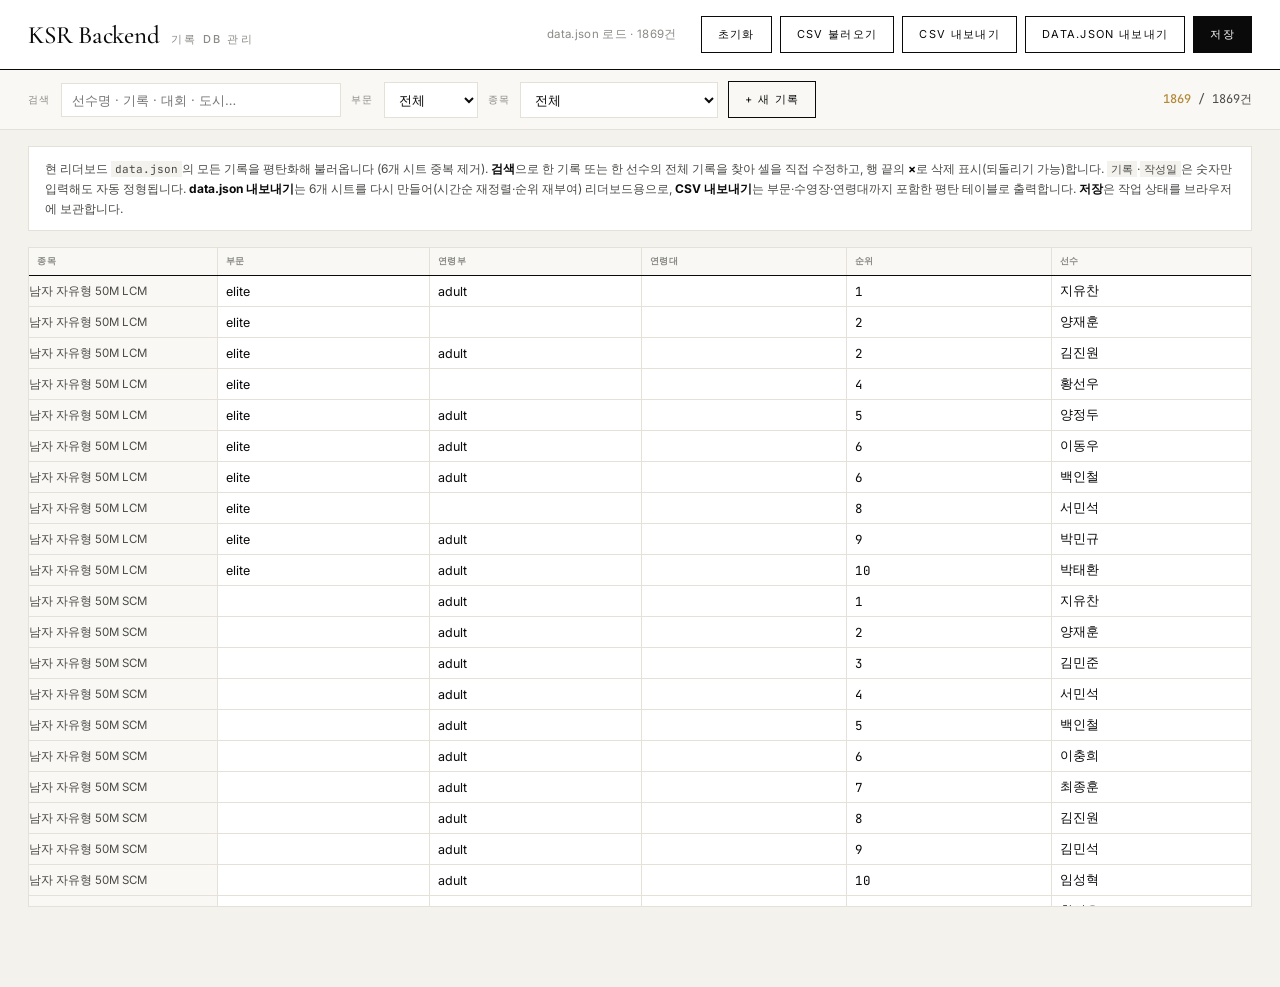
<file: MVP/backend_times.html>
<!DOCTYPE html>
<html lang="ko">
<head>
<meta charset="UTF-8" />
<meta name="viewport" content="width=device-width, initial-scale=1.0" />
<title>KSR Backend — 기록 DB 관리</title>
<link rel="preconnect" href="https://fonts.googleapis.com">
<link rel="preconnect" href="https://fonts.gstatic.com" crossorigin>
<link href="https://fonts.googleapis.com/css2?family=Cormorant+Garamond:ital,wght@0,400;0,500;1,400&family=Inter:wght@400;500;600&family=JetBrains+Mono:wght@400;500&display=swap" rel="stylesheet">
<style>
  :root {
    --bg: #ffffff;
    --bg-soft: #f9f8f4;
    --bg-sunken: #f3f2ed;
    --fg: #0a0a0a;
    --fg-dim: #4a4a48;
    --fg-faint: #8a8a86;
    --fg-mute: #b8b6af;
    --line: #e3e1d8;
    --accent: #0a1d3a;
    --gold: #b3893a;
    --serif: "Cormorant Garamond", serif;
    --sans: "Inter", "Pretendard", -apple-system, sans-serif;
    --mono: "JetBrains Mono", monospace;
  }
  * { box-sizing: border-box; }
  body {
    margin: 0;
    background: var(--bg-sunken);
    color: var(--fg);
    font-family: var(--sans);
    font-size: 14px;
    -webkit-font-smoothing: antialiased;
  }

  /* ── Top bar ─────────────────────────────────── */
  .bk-bar {
    position: sticky;
    top: 0;
    z-index: 100;
    background: var(--bg);
    border-bottom: 1px solid var(--fg);
    display: flex;
    align-items: center;
    gap: 24px;
    padding: 16px 28px;
    flex-wrap: wrap;
  }
  .bk-bar .title {
    font-family: var(--serif);
    font-size: 25px;
    font-weight: 500;
    letter-spacing: -0.01em;
  }
  .bk-bar .title .sub {
    font-family: var(--sans);
    font-size: 11px;
    letter-spacing: 0.2em;
    text-transform: uppercase;
    color: var(--fg-faint);
    margin-left: 12px;
  }
  .bk-bar .status {
    font-size: 11.5px;
    color: var(--fg-faint);
    letter-spacing: 0.03em;
    margin-left: auto;
  }
  .bk-bar .status.dirty { color: var(--gold); }
  .bk-actions { display: flex; gap: 8px; }
  .bk-btn {
    font-family: var(--sans);
    font-size: 11px;
    letter-spacing: 0.12em;
    text-transform: uppercase;
    padding: 10px 16px;
    border: 1px solid var(--fg);
    background: transparent;
    color: var(--fg);
    cursor: pointer;
    white-space: nowrap;
    transition: background 0.15s ease, color 0.15s ease;
  }
  .bk-btn:hover { background: var(--bg-soft); }
  .bk-btn.primary { background: var(--fg); color: var(--bg); }
  .bk-btn.primary:hover { background: var(--accent); }

  /* ── Search bar ──────────────────────────────── */
  .bk-search {
    position: sticky;
    top: 65px;
    z-index: 90;
    background: var(--bg-soft);
    border-bottom: 1px solid var(--line);
    display: flex;
    align-items: center;
    gap: 10px;
    padding: 11px 28px;
    flex-wrap: wrap;
  }
  .bk-search input[type=text], .bk-search select {
    font-family: var(--sans);
    font-size: 13px;
    padding: 8px 10px;
    border: 1px solid var(--line);
    background: var(--bg);
    color: var(--fg);
  }
  .bk-search input[type=text]:focus, .bk-search select:focus {
    outline: none; border-color: var(--fg); background: #fffdf6;
  }
  .bk-search .q { width: 280px; }
  .bk-search .lbl {
    font-size: 10px; letter-spacing: 0.14em; text-transform: uppercase;
    color: var(--fg-faint);
  }
  .bk-search .count {
    margin-left: auto;
    font-family: var(--mono);
    font-size: 12px;
    color: var(--fg-dim);
  }
  .bk-search .count b { color: var(--gold); font-weight: 500; }

  /* ── Intro ───────────────────────────────────── */
  .bk-intro {
    font-size: 12px;
    color: var(--fg-dim);
    line-height: 1.65;
    margin: 16px 28px 0;
    padding: 12px 16px;
    background: var(--bg);
    border: 1px solid var(--line);
  }
  .bk-intro strong { color: var(--fg); }
  .bk-intro code {
    font-family: var(--mono); font-size: 11px;
    background: var(--bg-sunken); padding: 1px 4px;
  }

  /* ── Table ───────────────────────────────────── */
  .table-wrap {
    margin: 16px 28px 80px;
    border: 1px solid var(--line);
    background: var(--bg);
    overflow: auto;
    max-height: calc(100vh - 240px);
  }
  table.recs {
    border-collapse: collapse;
    width: max-content;
    font-size: 12.5px;
  }
  table.recs th, table.recs td {
    border-right: 1px solid var(--line);
    border-bottom: 1px solid var(--line);
    padding: 0;
  }
  table.recs thead th {
    position: sticky;
    top: 0;
    z-index: 5;
    background: var(--bg-soft);
    border-bottom: 1px solid var(--fg);
    font-size: 9px;
    font-weight: 600;
    letter-spacing: 0.1em;
    text-transform: uppercase;
    color: var(--fg-faint);
    padding: 7px 8px;
    text-align: left;
    white-space: nowrap;
  }
  table.recs td input, table.recs td select {
    width: 100%;
    height: 30px;
    border: 0;
    background: transparent;
    font-family: var(--sans);
    font-size: 12.5px;
    padding: 5px 8px;
    color: var(--fg);
  }
  table.recs td input.mono { font-family: var(--mono); }
  table.recs td input::placeholder { color: var(--fg-mute); }
  table.recs td input:focus, table.recs td select:focus {
    outline: 2px solid var(--accent);
    outline-offset: -2px;
    background: #fffdf6;
    position: relative;
    z-index: 1;
  }
  td.ev-cell {
    background: var(--bg-soft);
    font-size: 11.5px;
    color: var(--fg-dim);
    padding: 5px 10px;
    white-space: nowrap;
  }
  td.ev-cell select { background: var(--bg); }
  tr.new td { background: #fffdf3; }
  tr.deleted td { background: var(--bg-sunken); }
  tr.deleted td input { color: var(--fg-mute); text-decoration: line-through; }
  td.del-cell { text-align: center; background: var(--bg-soft); }
  .del-btn {
    border: 0; background: transparent; cursor: pointer;
    font-size: 13px; color: var(--fg-mute); width: 100%; height: 30px;
  }
  .del-btn:hover { color: var(--gold); }
  tr.deleted .del-btn { color: var(--gold); }
  .empty-row td {
    padding: 40px; text-align: center;
    color: var(--fg-faint); font-size: 13px;
  }

  /* ── Toast ───────────────────────────────────── */
  .bk-toast {
    position: fixed;
    bottom: 26px; left: 50%;
    transform: translateX(-50%) translateY(20px);
    background: var(--fg); color: var(--bg);
    font-size: 12px; letter-spacing: 0.05em;
    padding: 12px 24px;
    opacity: 0; pointer-events: none;
    transition: opacity 0.25s ease, transform 0.25s ease;
    z-index: 200;
  }
  .bk-toast.show { opacity: 1; transform: translateX(-50%) translateY(0); }
</style>
</head>
<body>

<header class="bk-bar">
  <div class="title">KSR Backend<span class="sub">기록 DB 관리</span></div>
  <div class="status" id="status">불러오는 중…</div>
  <div class="bk-actions">
    <button class="bk-btn" id="btn-reset">초기화</button>
    <button class="bk-btn" id="btn-csv-in">CSV 불러오기</button>
    <button class="bk-btn" id="btn-csv-out">CSV 내보내기</button>
    <button class="bk-btn" id="btn-json-out">data.json 내보내기</button>
    <button class="bk-btn primary" id="btn-save">저장</button>
  </div>
</header>

<div class="bk-search">
  <span class="lbl">검색</span>
  <input type="text" class="q" id="q" placeholder="선수명 · 기록 · 대회 · 도시…" />
  <span class="lbl">부문</span>
  <select id="f-div"><option value="">전체</option><option value="elite">선수부</option><option value="masters">마스터즈</option></select>
  <span class="lbl">종목</span>
  <select id="f-ev"><option value="">전체</option></select>
  <button class="bk-btn" id="btn-add">+ 새 기록</button>
  <span class="count" id="count">—</span>
</div>

<div class="bk-intro">
  현 리더보드 <code>data.json</code>의 모든 기록을 평탄화해 불러옵니다 (6개 시트 중복 제거).
  <strong>검색</strong>으로 한 기록 또는 한 선수의 전체 기록을 찾아 셀을 직접 수정하고,
  행 끝의 <strong>×</strong>로 삭제 표시(되돌리기 가능)합니다. <code>기록</code>·<code>작성일</code>은 숫자만 입력해도 자동 정형됩니다.
  <strong>data.json 내보내기</strong>는 6개 시트를 다시 만들어(시간순 재정렬·순위 재부여) 리더보드용으로,
  <strong>CSV 내보내기</strong>는 부문·수영장·연령대까지 포함한 평탄 테이블로 출력합니다.
  <strong>저장</strong>은 작업 상태를 브라우저에 보관합니다.
</div>

<div class="table-wrap">
  <table class="recs">
    <thead><tr id="thead-row"></tr></thead>
    <tbody id="tbody"></tbody>
  </table>
</div>

<datalist id="dl-div"><option value="elite">선수부</option><option value="masters">마스터즈</option></datalist>
<datalist id="dl-grp"><option value="adult">성인부</option><option value="high">고등부</option><option value="mid">중등부</option><option value="elem">초등부</option><option value="youth">유년부</option></datalist>
<datalist id="dl-age">
  <option value="25-29"></option><option value="30-34"></option><option value="35-39"></option>
  <option value="40-44"></option><option value="45-49"></option><option value="50-54"></option>
  <option value="55-59"></option><option value="60-64"></option><option value="65-69"></option>
  <option value="70-74"></option><option value="75-79"></option><option value="80-84"></option>
</datalist>

<div class="bk-toast" id="toast">저장되었습니다</div>

<script src="js/data.js"></script>
<script>
(() => {
  'use strict';

  const STORE_KEY = 'ksr_times_working_v1';
  const SHEETS = ['all','elite','masters','adult','elite-adult','masters-adult'];

  // ── 컬럼 정의 ─────────────────────────────────────
  const COLS = [
    { f: 'event',     label: '종목',        w: 188 },
    { f: 'division',  label: '부문',        w: 80,  list: 'dl-div' },
    { f: 'group',     label: '연령부',      w: 72,  list: 'dl-grp' },
    { f: 'ageGroup',  label: '연령대',      w: 66,  list: 'dl-age', mono: true },
    { f: 'rank',      label: '순위',        w: 50,  mono: true },
    { f: 'name',      label: '선수',        w: 104 },
    { f: 'time',      label: '기록',        w: 94,  mono: true, ph: '00:00.00' },
    { f: 'date',      label: '작성일',      w: 104, mono: true, ph: '0000-00-00' },
    { f: 'year',      label: '연도',        w: 56,  mono: true },
    { f: 'city',      label: '도시',        w: 80 },
    { f: 'pool',      label: '수영장',      w: 140 },
    { f: 'meet',      label: '대회',        w: 140 },
    { f: 'meet_full', label: '대회 정식명', w: 220 },
  ];

  const statusEl  = document.getElementById('status');
  const tbody     = document.getElementById('tbody');
  const qEl       = document.getElementById('q');
  const fDivEl    = document.getElementById('f-div');
  const fEvEl     = document.getElementById('f-ev');
  const countEl   = document.getElementById('count');
  const toast     = document.getElementById('toast');

  // ── 종목 메타 수집 ────────────────────────────────
  const EVENTS = {};                       // eid -> { id, label, gender, stroke, distance, course }
  function collectEvents(KSR) {
    SHEETS.forEach(sh => (KSR[sh] || []).forEach(ev => {
      if (!EVENTS[ev.id]) EVENTS[ev.id] = {
        id: ev.id, label: ev.label, gender: ev.gender,
        stroke: ev.stroke, distance: ev.distance, course: ev.course,
      };
    }));
  }

  // ── data.json 평탄화 (6개 시트 중복 제거) ──────────
  function flatten(KSR) {
    const byKey = {};
    const recKey = (ev, r) => `${ev.id}|${r.name}|${r.date}|${r.time}`;
    SHEETS.forEach(sh => (KSR[sh] || []).forEach(ev => (ev.ranks || []).forEach(r => {
      const k = recKey(ev, r);
      if (!byKey[k]) {
        byKey[k] = {
          eid: ev.id,
          name: r.name || '', time: r.time || '', date: r.date || '',
          rank: r.rank != null ? String(r.rank) : '',
          city: r.city || '', pool: r.pool || '',
          meet: r.meet || '', meet_full: r.meet_full || '',
          ageGroup: r.ageGroup || '',
          _sheets: {},
        };
      }
      byKey[k]._sheets[sh] = true;
    })));
    return Object.values(byKey).map(r => {
      // 부문·연령부는 모든 관련 시트로 추론 (elite-adult/masters-adult 도 반영)
      r.division = (r._sheets.elite || r._sheets['elite-adult']) ? 'elite'
                 : (r._sheets.masters || r._sheets['masters-adult']) ? 'masters' : '';
      r.group    = (r._sheets.adult || r._sheets['elite-adult'] || r._sheets['masters-adult']) ? 'adult' : '';
      r.year     = (r.date || '').slice(0, 4);
      delete r._sheets;
      return r;
    });
  }

  // ── 입력 자동 정형 ────────────────────────────────
  function normalizeTime(raw) {
    let d = String(raw).replace(/\D/g, '');
    if (d.length >= 3 && d.length <= 6) {
      d = d.padStart(6, '0');
      return `${d.slice(0,2)}:${d.slice(2,4)}.${d.slice(4)}`;
    }
    if (d.length === 7 || d.length === 8) {
      d = d.padStart(8, '0');
      return `${d.slice(0,2)}:${d.slice(2,4)}:${d.slice(4,6)}.${d.slice(6)}`;
    }
    return String(raw).trim();
  }
  function normalizeDate(raw) {
    const d = String(raw).replace(/\D/g, '');
    if (d.length === 8) return `${d.slice(0,4)}-${d.slice(4,6)}-${d.slice(6)}`;
    return String(raw).trim();
  }
  function timeToMs(t) {
    t = String(t || '').trim();
    let m = t.match(/^(?:(\d+):)?(\d{1,2}):(\d{2})\.(\d{1,2})$/);
    if (m) {
      const hh = +(m[1] || 0), mm = +m[2], ss = +m[3], dd = +(m[4].padEnd(2, '0'));
      return ((hh * 60 + mm) * 60 + ss) * 1000 + dd * 10;
    }
    m = t.match(/^(\d{1,2})\.(\d{1,2})$/);
    if (m) return (+m[1]) * 1000 + (+(m[2].padEnd(2, '0'))) * 10;
    return Infinity;
  }

  // ── 헤더 렌더 ─────────────────────────────────────
  (() => {
    let h = '';
    COLS.forEach(c => { h += `<th style="min-width:${c.w}px">${c.label}</th>`; });
    h += '<th style="min-width:40px"></th>';
    document.getElementById('thead-row').innerHTML = h;
  })();

  // ── 행 렌더 ───────────────────────────────────────
  function esc(s) { return String(s == null ? '' : s).replace(/"/g, '&quot;'); }

  function rowHtml(rec, isNew) {
    let h = `<tr class="${isNew ? 'new' : ''}" data-eid="${esc(rec.eid)}">`;
    COLS.forEach(c => {
      if (c.f === 'event') {
        if (isNew) {
          let opts = '<option value="">— 종목 선택 —</option>';
          Object.values(EVENTS).forEach(ev => {
            opts += `<option value="${esc(ev.id)}"${ev.id === rec.eid ? ' selected' : ''}>${esc(ev.label)}</option>`;
          });
          h += `<td class="ev-cell"><select data-f="event">${opts}</select></td>`;
        } else {
          const ev = EVENTS[rec.eid];
          h += `<td class="ev-cell">${esc(ev ? ev.label : rec.eid)}</td>`;
        }
        return;
      }
      const v = esc(rec[c.f] || '');
      const cls = c.mono ? 'mono' : '';
      const list = c.list ? ` list="${c.list}"` : '';
      const ph = c.ph ? ` placeholder="${c.ph}"` : '';
      h += `<td><input type="text" class="${cls}" data-f="${c.f}" value="${v}"${list}${ph} /></td>`;
    });
    h += '<td class="del-cell"><button type="button" class="del-btn" title="삭제 표시">✕</button></td>';
    h += '</tr>';
    return h;
  }

  function render(recs) {
    if (!recs.length) {
      tbody.innerHTML = `<tr class="empty-row"><td colspan="${COLS.length + 1}">기록이 없습니다.</td></tr>`;
      return;
    }
    tbody.innerHTML = recs.map(r => rowHtml(r, false)).join('');
  }

  // ── 검색 / 필터 ───────────────────────────────────
  function rowHaystack(tr) {
    const ev = EVENTS[tr.dataset.eid];
    let s = (ev ? ev.label : '') + ' ';
    tr.querySelectorAll('input[data-f]').forEach(i => { s += i.value + ' '; });
    return s.toLowerCase();
  }
  function applyFilter() {
    const q  = qEl.value.trim().toLowerCase();
    const dv = fDivEl.value;
    const ev = fEvEl.value;
    let n = 0;
    tbody.querySelectorAll('tr').forEach(tr => {
      if (tr.classList.contains('empty-row')) return;
      let ok = true;
      if (q && rowHaystack(tr).indexOf(q) < 0) ok = false;
      if (ok && dv) {
        const dInp = tr.querySelector('[data-f="division"]');
        if (!dInp || dInp.value.trim() !== dv) ok = false;
      }
      if (ok && ev && tr.dataset.eid !== ev) ok = false;
      tr.style.display = ok ? '' : 'none';
      if (ok) n++;
    });
    const total = tbody.querySelectorAll('tr:not(.empty-row)').length;
    countEl.innerHTML = `<b>${n}</b> / ${total}건`;
  }

  // ── 종목 필터 채우기 ──────────────────────────────
  function fillEventFilter() {
    let h = '<option value="">전체</option>';
    Object.values(EVENTS)
      .sort((a, b) => a.label.localeCompare(b.label, 'ko'))
      .forEach(ev => { h += `<option value="${esc(ev.id)}">${esc(ev.label)}</option>`; });
    fEvEl.innerHTML = h;
  }

  // ── 수집 (현재 화면 → 레코드 배열) ────────────────
  function collect() {
    const recs = [];
    tbody.querySelectorAll('tr').forEach(tr => {
      if (tr.classList.contains('empty-row') || tr.classList.contains('deleted')) return;
      const rec = { eid: tr.dataset.eid };
      tr.querySelectorAll('[data-f]').forEach(el => {
        if (el.dataset.f === 'event') return;
        rec[el.dataset.f] = el.value.trim();
      });
      recs.push(rec);
    });
    return recs;
  }

  // ── 상태 표시 ─────────────────────────────────────
  let dirty = false;
  function markDirty() {
    dirty = true;
    statusEl.textContent = '저장되지 않은 수정 있음';
    statusEl.classList.add('dirty');
  }
  function markClean(msg) {
    dirty = false;
    statusEl.textContent = msg || '동기화됨';
    statusEl.classList.remove('dirty');
  }
  let toastTimer = null;
  function showToast(msg) {
    toast.textContent = msg;
    toast.classList.add('show');
    clearTimeout(toastTimer);
    toastTimer = setTimeout(() => toast.classList.remove('show'), 2600);
  }

  // ── data.json 재생성 ──────────────────────────────
  function regenerate(recs) {
    const filters = {
      'all':           () => true,
      'elite':         r => r.division === 'elite',
      'masters':       r => r.division === 'masters',
      'adult':         r => r.group === 'adult',
      'elite-adult':   r => r.division === 'elite' && r.group === 'adult',
      'masters-adult': r => r.division === 'masters' && r.group === 'adult',
    };
    // 종목별 묶기
    const byEv = {};
    recs.forEach(r => {
      if (!r.eid || !EVENTS[r.eid]) return;
      (byEv[r.eid] = byEv[r.eid] || []).push(r);
    });
    const out = {};
    SHEETS.forEach(sh => {
      out[sh] = [];
      Object.keys(byEv).forEach(eid => {
        const matched = byEv[eid].filter(filters[sh]);
        if (!matched.length) return;
        matched.sort((a, b) => timeToMs(a.time) - timeToMs(b.time));
        let prevTime = null, prevRank = 0;
        const ranks = matched.map((r, i) => {
          let rank = i + 1;
          if (r.time === prevTime) rank = prevRank;
          else { prevRank = rank; prevTime = r.time; }
          const o = { rank, name: r.name, date: r.date, time: r.time, city: r.city };
          if (r.pool)     o.pool = r.pool;
          o.meet = r.meet;
          o.meet_full = r.meet_full;
          if (r.ageGroup) o.ageGroup = r.ageGroup;
          return o;
        });
        const ev = EVENTS[eid];
        out[sh].push({
          label: ev.label, gender: ev.gender, stroke: ev.stroke,
          distance: ev.distance, course: ev.course, id: ev.id, ranks,
        });
      });
    });
    return out;
  }

  function download(filename, text, mime) {
    const blob = new Blob([text], { type: mime });
    const a = document.createElement('a');
    a.href = URL.createObjectURL(blob);
    a.download = filename;
    a.click();
    URL.revokeObjectURL(a.href);
  }

  function exportJson() {
    const data = regenerate(collect());
    download('data.json', JSON.stringify(data, null, 1), 'application/json');
    showToast('data.json 내보내기 완료 (6개 시트 재생성)');
  }

  // ── CSV ───────────────────────────────────────────
  const CSV_COLS = ['eid','division','group','ageGroup','rank','name','time','date','year','city','pool','meet','meet_full'];
  function csvEscape(v) {
    v = (v == null) ? '' : String(v);
    return /[",\n]/.test(v) ? '"' + v.replace(/"/g, '""') + '"' : v;
  }
  function exportCSV() {
    const recs = collect();
    let csv = '종목ID,부문,연령부,연령대,순위,선수,기록,작성일,연도,도시,수영장,대회,대회정식명\n';
    recs.forEach(r => {
      csv += CSV_COLS.map(c => csvEscape(r[c] || '')).join(',') + '\n';
    });
    download('records.csv', '﻿' + csv, 'text/csv;charset=utf-8');
    showToast(`CSV 내보내기 완료 · ${recs.length}건`);
  }
  function parseCSV(text) {
    const rows = []; let row = [], cell = '', q = false;
    for (let i = 0; i < text.length; i++) {
      const c = text[i];
      if (q) {
        if (c === '"') { if (text[i + 1] === '"') { cell += '"'; i++; } else q = false; }
        else cell += c;
      } else if (c === '"') q = true;
      else if (c === ',') { row.push(cell); cell = ''; }
      else if (c === '\n') { row.push(cell); rows.push(row); row = []; cell = ''; }
      else if (c !== '\r') cell += c;
    }
    if (cell !== '' || row.length) { row.push(cell); rows.push(row); }
    return rows;
  }
  function importCSV(file) {
    const reader = new FileReader();
    reader.onload = () => {
      const text = String(reader.result).replace(/^﻿/, '');
      const rows = parseCSV(text);
      const recs = [];
      for (let i = 1; i < rows.length; i++) {
        const r = rows[i];
        if (!r || !r[0] || !r[0].trim()) continue;
        const rec = {};
        CSV_COLS.forEach((c, idx) => { rec[c] = (r[idx] || '').trim(); });
        recs.push(rec);
      }
      if (!recs.length) { showToast('CSV에서 읽을 기록이 없습니다'); return; }
      render(recs);
      fillEventFilter();
      applyFilter();
      markDirty();
      showToast(`CSV 불러오기 완료 · ${recs.length}건`);
    };
    reader.readAsText(file);
  }

  // ── 저장 / 로드 ───────────────────────────────────
  function save() {
    const recs = collect();
    try {
      localStorage.setItem(STORE_KEY, JSON.stringify(recs));
      localStorage.setItem(STORE_KEY + '_ts', new Date().toLocaleString('ko-KR'));
    } catch (e) {}
    markClean(`저장됨 · ${recs.length}건`);
    showToast(`작업 상태 저장 완료 · ${recs.length}건`);
  }
  function loadInitial() {
    const KSR = window.KSR_DATA;
    if (!KSR) {
      tbody.innerHTML = `<tr class="empty-row"><td colspan="${COLS.length + 1}">js/data.js 를 불러오지 못했습니다.</td></tr>`;
      statusEl.textContent = '데이터 로드 실패';
      return;
    }
    collectEvents(KSR);
    fillEventFilter();
    let recs = null;
    try {
      const raw = localStorage.getItem(STORE_KEY);
      if (raw) recs = JSON.parse(raw);
    } catch (e) { recs = null; }
    if (recs && recs.length) {
      render(recs);
      markClean(`작업본 복원 · ${recs.length}건 (마지막 저장: ${localStorage.getItem(STORE_KEY + '_ts') || '—'})`);
    } else {
      recs = flatten(KSR);
      render(recs);
      markClean(`data.json 로드 · ${recs.length}건`);
    }
    applyFilter();
  }
  function resetAll() {
    if (!confirm('작업 내용을 버리고 data.json 원본으로 되돌립니다.')) return;
    localStorage.removeItem(STORE_KEY);
    localStorage.removeItem(STORE_KEY + '_ts');
    const recs = flatten(window.KSR_DATA);
    render(recs);
    applyFilter();
    markClean(`data.json 원본 복원 · ${recs.length}건`);
    showToast('원본으로 초기화했습니다');
  }

  // ── 새 기록 추가 ──────────────────────────────────
  function addRow() {
    const empty = tbody.querySelector('.empty-row');
    if (empty) empty.remove();
    const blank = { eid: fEvEl.value || '', division: '', group: '', ageGroup: '',
      rank: '', name: '', time: '', date: '', year: '', city: '', pool: '', meet: '', meet_full: '' };
    tbody.insertAdjacentHTML('afterbegin', rowHtml(blank, true));
    const tr = tbody.firstElementChild;
    tr.scrollIntoView({ block: 'center' });
    const firstInput = tr.querySelector('input[data-f="name"]');
    if (firstInput) firstInput.focus();
    markDirty();
    applyFilter();
  }

  // ── 이벤트 바인딩 ─────────────────────────────────
  document.getElementById('btn-save').addEventListener('click', save);
  document.getElementById('btn-reset').addEventListener('click', resetAll);
  document.getElementById('btn-json-out').addEventListener('click', exportJson);
  document.getElementById('btn-csv-out').addEventListener('click', exportCSV);
  document.getElementById('btn-add').addEventListener('click', addRow);

  const csvFile = document.createElement('input');
  csvFile.type = 'file';
  csvFile.accept = '.csv,text/csv';
  csvFile.style.display = 'none';
  document.body.appendChild(csvFile);
  document.getElementById('btn-csv-in').addEventListener('click', () => csvFile.click());
  csvFile.addEventListener('change', () => {
    if (csvFile.files && csvFile.files[0]) importCSV(csvFile.files[0]);
    csvFile.value = '';
  });

  let filterTimer = null;
  function scheduleFilter() {
    clearTimeout(filterTimer);
    filterTimer = setTimeout(applyFilter, 120);
  }
  qEl.addEventListener('input', scheduleFilter);
  fDivEl.addEventListener('change', applyFilter);
  fEvEl.addEventListener('change', applyFilter);

  tbody.addEventListener('input', (e) => {
    if (e.target.matches('[data-f]')) markDirty();
  });
  tbody.addEventListener('change', (e) => {
    const el = e.target;
    if (!el.matches('[data-f]')) return;
    if (el.dataset.f === 'time') el.value = normalizeTime(el.value);
    else if (el.dataset.f === 'date') {
      el.value = normalizeDate(el.value);
      const yr = el.closest('tr').querySelector('[data-f="year"]');
      if (yr && !yr.value.trim() && /^\d{4}-/.test(el.value)) yr.value = el.value.slice(0, 4);
    } else if (el.dataset.f === 'event') {
      el.closest('tr').dataset.eid = el.value;
    }
  });
  tbody.addEventListener('click', (e) => {
    const btn = e.target.closest('.del-btn');
    if (!btn) return;
    btn.closest('tr').classList.toggle('deleted');
    markDirty();
    applyFilter();
  });
  window.addEventListener('beforeunload', (e) => {
    if (dirty) { e.preventDefault(); e.returnValue = ''; }
  });

  loadInitial();
})();
</script>

</body>
</html>
</file>
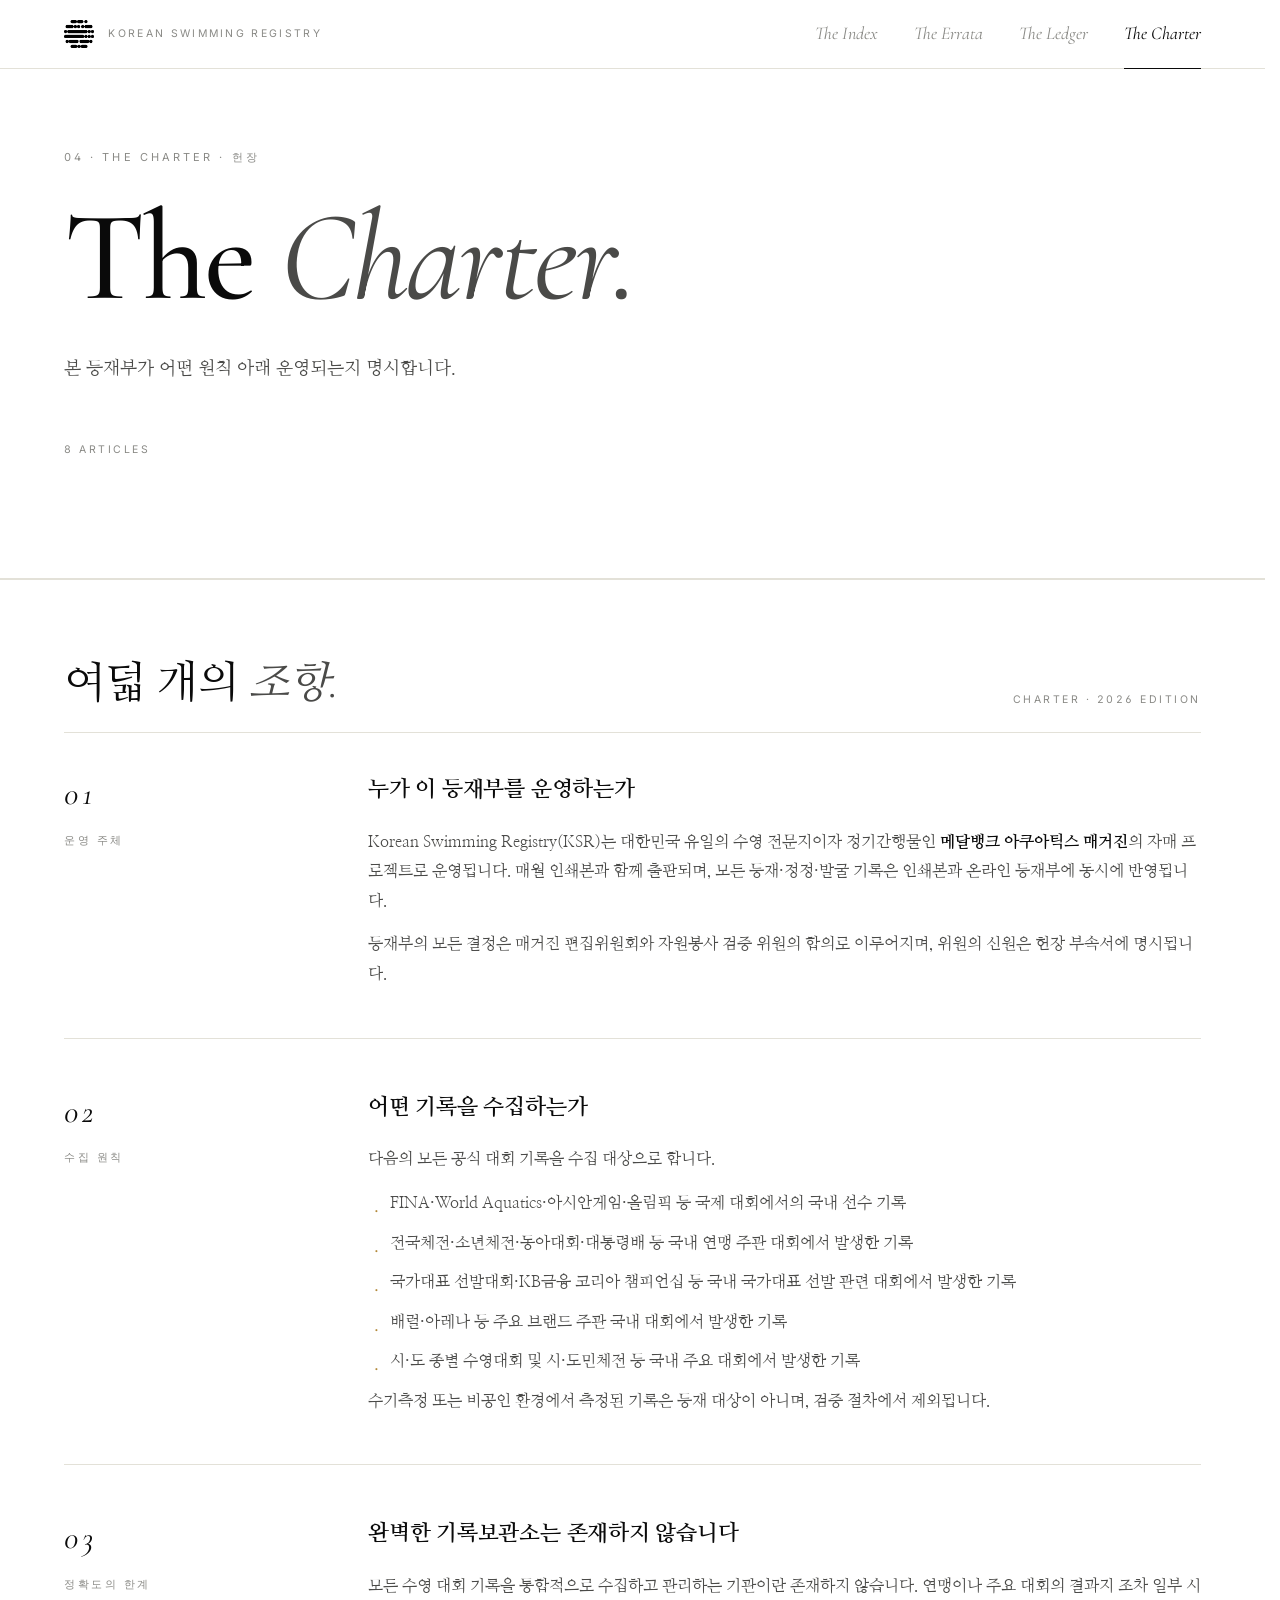
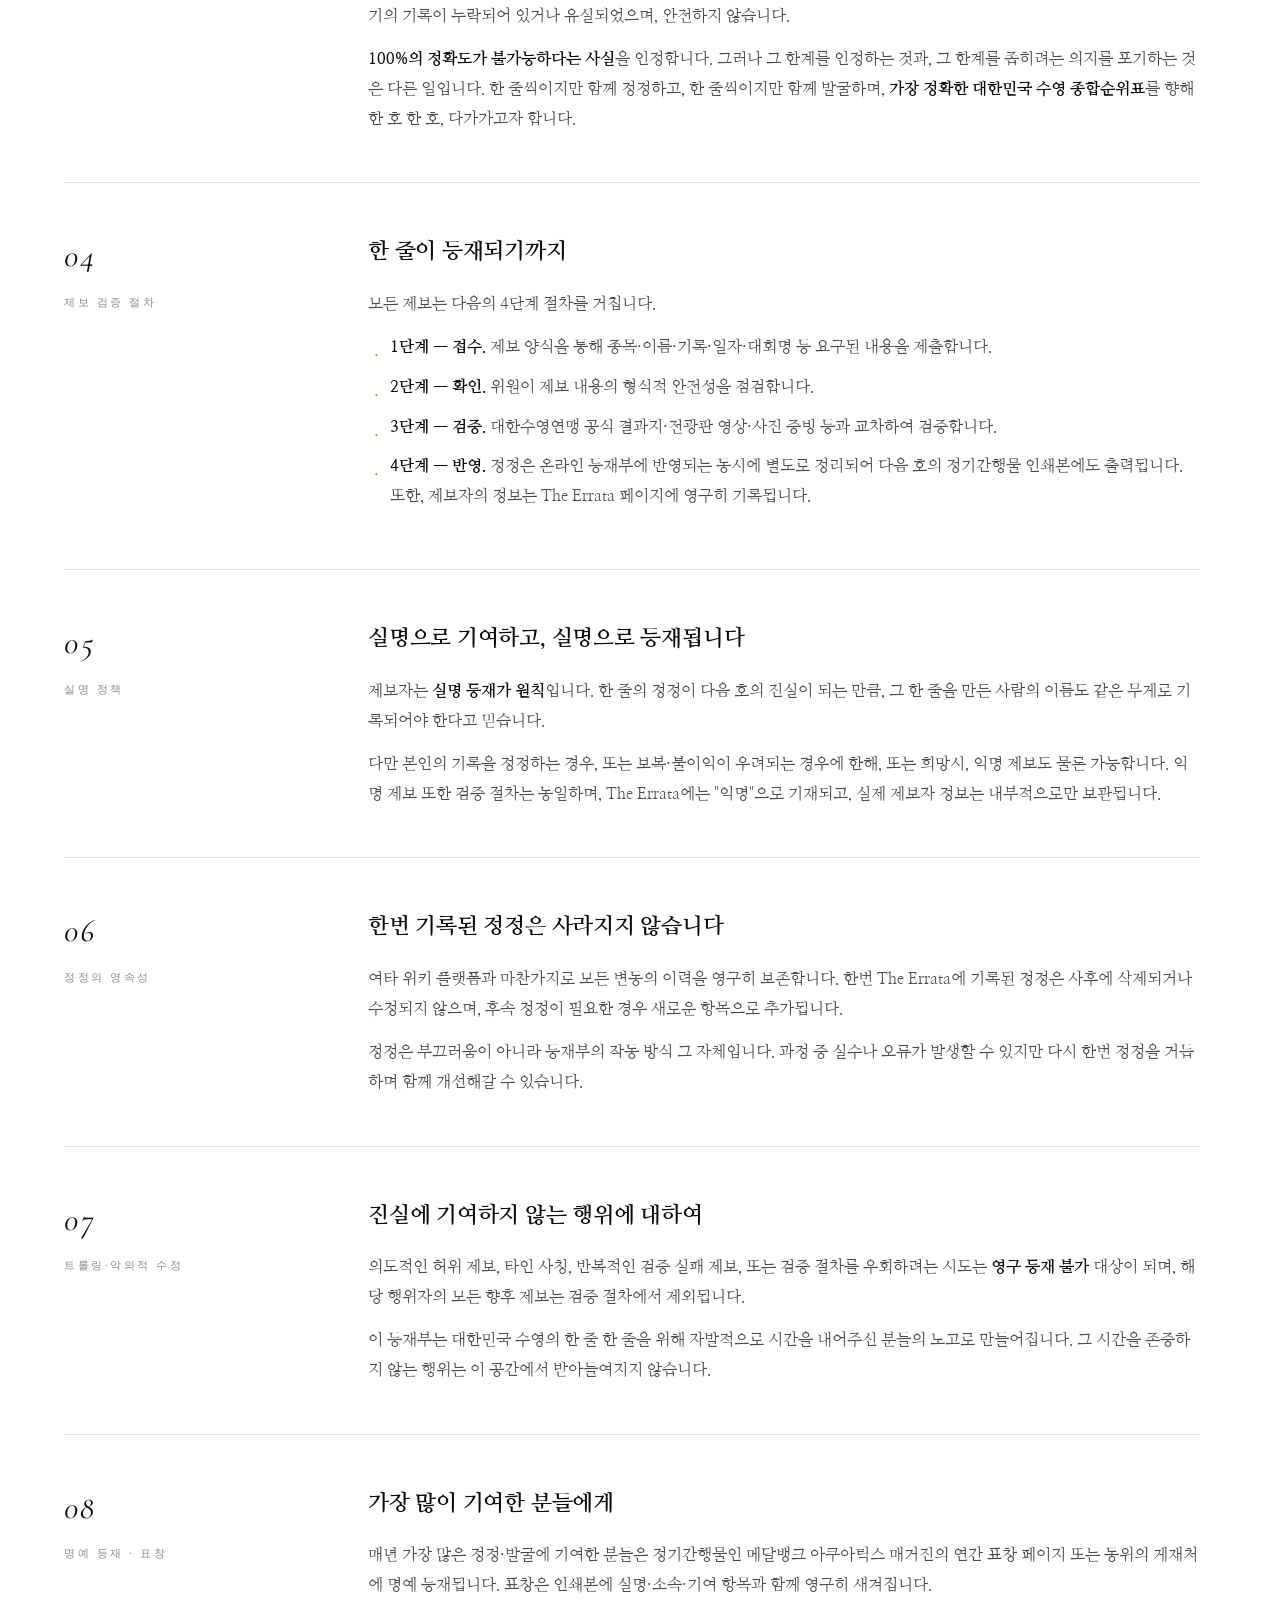
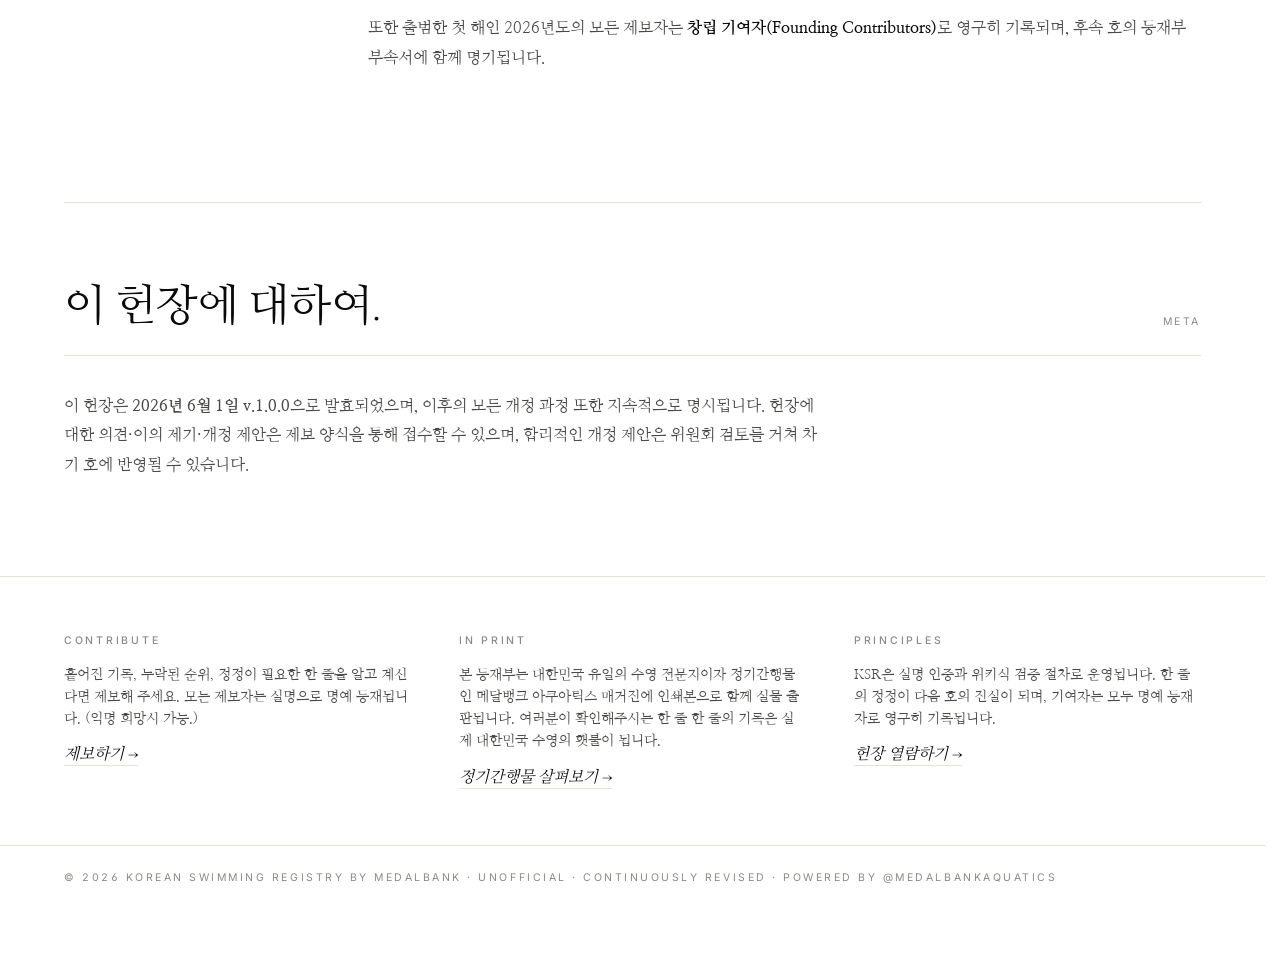
<file: MVP/charter.html>
<!DOCTYPE html>
<html lang="ko" class="no-snap">
<head>
<meta charset="UTF-8" />
<meta name="viewport" content="width=device-width, initial-scale=1.0" />
<title>The Charter — KSR · Korean Swimming Registry</title>
<meta name="description" content="KSR의 운영 원칙·실명 정책·검증 절차·명예 등재 제도. 대한민국 수영 종합순위표가 어떻게 만들어지는지 명시합니다." />

<link rel="preconnect" href="https://fonts.googleapis.com">
<link rel="preconnect" href="https://fonts.gstatic.com" crossorigin>
<link href="https://fonts.googleapis.com/css2?family=Cormorant+Garamond:ital,wght@0,400;0,500;0,600;1,400;1,500&family=Inter:wght@400;500;600&family=Nanum+Myeongjo:wght@400;700;800&family=JetBrains+Mono:wght@400;500&display=swap" rel="stylesheet">

<link rel="stylesheet" href="css/styles.css" />
</head>
<body>

<header class="topbar">
  <div class="topbar-inner">
    <a class="brand" href="index.html">
      <img class="logo-img" src="images/logo.png" alt="KSR · Korean Swimming Registry" />
      <span class="full">Korean Swimming Registry</span>
    </a>
    <button class="menu-toggle" type="button" aria-label="Menu" id="menuToggle">
      <span></span><span></span><span></span>
    </button>
    <nav class="nav" id="mainNav">
      <a href="index.html"><span class="nav-en">The Index</span><span class="nav-ko">등재부</span></a>
      <a href="errata.html"><span class="nav-en">The Errata</span><span class="nav-ko">정오표</span></a>
      <a href="ledger.html"><span class="nav-en">The Ledger</span><span class="nav-ko">기록대장</span></a>
      <a href="charter.html" class="current"><span class="nav-en">The Charter</span><span class="nav-ko">헌장</span></a>
      <a class="nav-cta" href="https://naver.me/xeFYWn8m" target="_blank" rel="noopener">
        <span>제보하기</span>
        <span class="arrow">→</span>
      </a>
    </nav>
  </div>
</header>

<div class="stub-shell">
  <div class="eyebrow">04 · The Charter · 헌장</div>
  <h1>The <span class="em">Charter.</span></h1>
  <p class="lede">
    본 등재부가 어떤 원칙 아래 운영되는지 명시합니다.
  </p>
  <div class="stub-foot">8 articles</div>
</div>

<div class="page-body">

  <section class="block">
    <div class="block-head">
      <h2>여덟 개의 <span class="em">조항.</span></h2>
      <span class="meta">CHARTER · 2026 EDITION</span>
    </div>

    <div class="charter-sections">

      <article class="charter-section">
        <div class="head"><span class="num">01</span>운영 주체</div>
        <div class="body">
          <h3>누가 이 등재부를 운영하는가</h3>
          <p>Korean Swimming Registry(KSR)는 대한민국 유일의 수영 전문지이자 정기간행물인 <strong>메달뱅크 아쿠아틱스 매거진</strong>의 자매 프로젝트로 운영됩니다. 매월 인쇄본과 함께 출판되며, 모든 등재·정정·발굴 기록은 인쇄본과 온라인 등재부에 동시에 반영됩니다.</p>
          <p>등재부의 모든 결정은 매거진 편집위원회와 자원봉사 검증 위원의 합의로 이루어지며, 위원의 신원은 헌장 부속서에 명시됩니다.</p>
        </div>
      </article>

      <article class="charter-section">
        <div class="head"><span class="num">02</span>수집 원칙</div>
        <div class="body">
          <h3>어떤 기록을 수집하는가</h3>
          <p>다음의 모든 공식 대회 기록을 수집 대상으로 합니다.</p>
          <ul>
            <li>FINA·World Aquatics·아시안게임·올림픽 등 국제 대회에서의 국내 선수 기록</li>
            <li>전국체전·소년체전·동아대회·대통령배 등 국내 연맹 주관 대회에서 발생한 기록</li>
            <li>국가대표 선발대회·KB금융 코리아 챔피언십 등 국내 국가대표 선발 관련 대회에서 발생한 기록</li>
            <li>배럴·아레나 등 주요 브랜드 주관 국내 대회에서 발생한 기록</li>
            <li>시·도 종별 수영대회 및 시·도민체전 등 국내 주요 대회에서 발생한 기록</li>
          </ul>
          <p>수기측정 또는 비공인 환경에서 측정된 기록은 등재 대상이 아니며, 검증 절차에서 제외됩니다.</p>
        </div>
      </article>

      <article class="charter-section">
        <div class="head"><span class="num">03</span>정확도의 한계</div>
        <div class="body">
          <h3>완벽한 기록보관소는 존재하지 않습니다</h3>
          <p>모든 수영 대회 기록을 통합적으로 수집하고 관리하는 기관이란 존재하지 않습니다. 연맹이나 주요 대회의 결과지 조차 일부 시기의 기록이 누락되어 있거나 유실되었으며, 완전하지 않습니다.</p>
          <p><strong>100%의 정확도가 불가능하다는 사실</strong>을 인정합니다. 그러나 그 한계를 인정하는 것과, 그 한계를 좁히려는 의지를 포기하는 것은 다른 일입니다. 한 줄씩이지만 함께 정정하고, 한 줄씩이지만 함께 발굴하며, <strong>가장 정확한 대한민국 수영 종합순위표</strong>를 향해 한 호 한 호, 다가가고자 합니다.</p>
        </div>
      </article>

      <article class="charter-section">
        <div class="head"><span class="num">04</span>제보 검증 절차</div>
        <div class="body">
          <h3>한 줄이 등재되기까지</h3>
          <p>모든 제보는 다음의 4단계 절차를 거칩니다.</p>
          <ul>
            <li><strong>1단계 — 접수.</strong> 제보 양식을 통해 종목·이름·기록·일자·대회명 등 요구된 내용을 제출합니다.</li>
            <li><strong>2단계 — 확인.</strong> 위원이 제보 내용의 형식적 완전성을 점검합니다.</li>
            <li><strong>3단계 — 검증.</strong> 대한수영연맹 공식 결과지·전광판 영상·사진 증빙 등과 교차하여 검증합니다.</li>
            <li><strong>4단계 — 반영.</strong> 정정은 온라인 등재부에 반영되는 동시에 별도로 정리되어 다음 호의 정기간행물 인쇄본에도 출력됩니다. 또한, 제보자의 정보는 The Errata 페이지에 영구히 기록됩니다.</li>
          </ul>
        </div>
      </article>

      <article class="charter-section">
        <div class="head"><span class="num">05</span>실명 정책</div>
        <div class="body">
          <h3>실명으로 기여하고, 실명으로 등재됩니다</h3>
          <p>제보자는 <strong>실명 등재가 원칙</strong>입니다. 한 줄의 정정이 다음 호의 진실이 되는 만큼, 그 한 줄을 만든 사람의 이름도 같은 무게로 기록되어야 한다고 믿습니다.</p>
          <p>다만 본인의 기록을 정정하는 경우, 또는 보복·불이익이 우려되는 경우에 한해, 또는 희망시, 익명 제보도 물론 가능합니다. 익명 제보 또한 검증 절차는 동일하며, The Errata에는 "익명"으로 기재되고, 실제 제보자 정보는 내부적으로만 보관됩니다.</p>
        </div>
      </article>

      <article class="charter-section">
        <div class="head"><span class="num">06</span>정정의 영속성</div>
        <div class="body">
          <h3>한번 기록된 정정은 사라지지 않습니다</h3>
          <p>여타 위키 플랫폼과 마찬가지로 모든 변동의 이력을 영구히 보존합니다. 한번 The Errata에 기록된 정정은 사후에 삭제되거나 수정되지 않으며, 후속 정정이 필요한 경우 새로운 항목으로 추가됩니다.</p>
          <p>정정은 부끄러움이 아니라 등재부의 작동 방식 그 자체입니다. 과정 중 실수나 오류가 발생할 수 있지만 다시 한번 정정을 거듭하며 함께 개선해갈 수 있습니다.</p>
        </div>
      </article>

      <article class="charter-section">
        <div class="head"><span class="num">07</span>트롤링·악의적 수정</div>
        <div class="body">
          <h3>진실에 기여하지 않는 행위에 대하여</h3>
          <p>의도적인 허위 제보, 타인 사칭, 반복적인 검증 실패 제보, 또는 검증 절차를 우회하려는 시도는 <strong>영구 등재 불가</strong> 대상이 되며, 해당 행위자의 모든 향후 제보는 검증 절차에서 제외됩니다.</p>
          <p>이 등재부는 대한민국 수영의 한 줄 한 줄을 위해 자발적으로 시간을 내어주신 분들의 노고로 만들어집니다. 그 시간을 존중하지 않는 행위는 이 공간에서 받아들여지지 않습니다.</p>
        </div>
      </article>

      <article class="charter-section">
        <div class="head"><span class="num">08</span>명예 등재 · 표창</div>
        <div class="body">
          <h3>가장 많이 기여한 분들에게</h3>
          <p>매년 가장 많은 정정·발굴에 기여한 분들은 정기간행물인 메달뱅크 아쿠아틱스 매거진의 연간 표창 페이지 또는 동위의 게재처에 명예 등재됩니다. 표창은 인쇄본에 실명·소속·기여 항목과 함께 영구히 새겨집니다.</p>
          <p>또한 출범한 첫 해인 2026년도의 모든 제보자는 <strong>창립 기여자(Founding Contributors)</strong>로 영구히 기록되며, 후속 호의 등재부 부속서에 함께 명기됩니다.</p>
        </div>
      </article>

    </div>
  </section>

  <section class="block">
    <div class="block-head">
      <h2>이 헌장에 대하여.</h2>
      <span class="meta">META</span>
    </div>
    <p style="font-family:var(--serif-ko);font-size:16px;line-height:1.85;color:var(--fg-dim);max-width:760px;">
      이 헌장은 <strong>2026년 6월 1일 v.1.0.0</strong>으로 발효되었으며, 이후의 모든 개정 과정 또한 지속적으로 명시됩니다. 헌장에 대한 의견·이의 제기·개정 제안은 제보 양식을 통해 접수할 수 있으며, 합리적인 개정 제안은 위원회 검토를 거쳐 차기 호에 반영될 수 있습니다.
    </p>
  </section>

</div>

<footer class="site">
  <div class="inner">
    <div class="col">
      <h4>Contribute</h4>
      <p>흩어진 기록, 누락된 순위, 정정이 필요한 한 줄을 알고 계신다면 제보해 주세요. 모든 제보자는 실명으로 명예 등재됩니다. (익명 희망시 가능.)</p>
      <a href="https://naver.me/xeFYWn8m" target="_blank" rel="noopener">제보하기 →</a>
    </div>
    <div class="col">
      <h4>In Print</h4>
      <p>본 등재부는 대한민국 유일의 수영 전문지이자 정기간행물인 메달뱅크 아쿠아틱스 매거진에 인쇄본으로 함께 실물 출판됩니다. 여러분이 확인해주시는 한 줄 한 줄의 기록은 실제 대한민국 수영의 횃불이 됩니다.</p>
      <a href="https://medalbankaquatics.com" target="_blank" rel="noopener">정기간행물 살펴보기 →</a>
    </div>
    <div class="col">
      <h4>Principles</h4>
      <p>KSR은 실명 인증과 위키식 검증 절차로 운영됩니다. 한 줄의 정정이 다음 호의 진실이 되며, 기여자는 모두 명예 등재자로 영구히 기록됩니다.</p>
      <a href="charter.html">헌장 열람하기 →</a>
    </div>
  </div>
  <div class="imprint">
    <span>© 2026 Korean Swimming Registry by Medalbank · Unofficial · Continuously revised · Powered by <a href="https://www.instagram.com/medalbankaquatics" target="_blank" rel="noopener">@medalbankaquatics</a></span>
  </div>
</footer>

<script>
  (() => {
    const btn = document.getElementById('menuToggle');
    const nav = document.getElementById('mainNav');
    if (!btn || !nav) return;
    const setOpen = (open) => {
      nav.classList.toggle('open', open);
      btn.classList.toggle('open', open);
      document.body.classList.toggle('menu-open', open);
    };
    btn.addEventListener('click', (e) => {
      e.stopPropagation();
      setOpen(!nav.classList.contains('open'));
    });
    nav.addEventListener('click', (e) => {
      if (e.target.closest('a')) setOpen(false);
    });
    document.addEventListener('click', (e) => {
      if (!nav.classList.contains('open')) return;
      if (nav.contains(e.target) || btn.contains(e.target)) return;
      setOpen(false);
    });
    let touchStartY = null;
    nav.addEventListener('touchstart', (e) => {
      if (!nav.classList.contains('open')) return;
      touchStartY = e.touches[0].clientY;
    }, { passive: true });
    nav.addEventListener('touchmove', (e) => {
      if (touchStartY === null) return;
      const dy = e.touches[0].clientY - touchStartY;
      if (dy < -60) { setOpen(false); touchStartY = null; }
    }, { passive: true });
    nav.addEventListener('touchend', () => { touchStartY = null; });
  })();
</script>

</body>
</html>
</file>
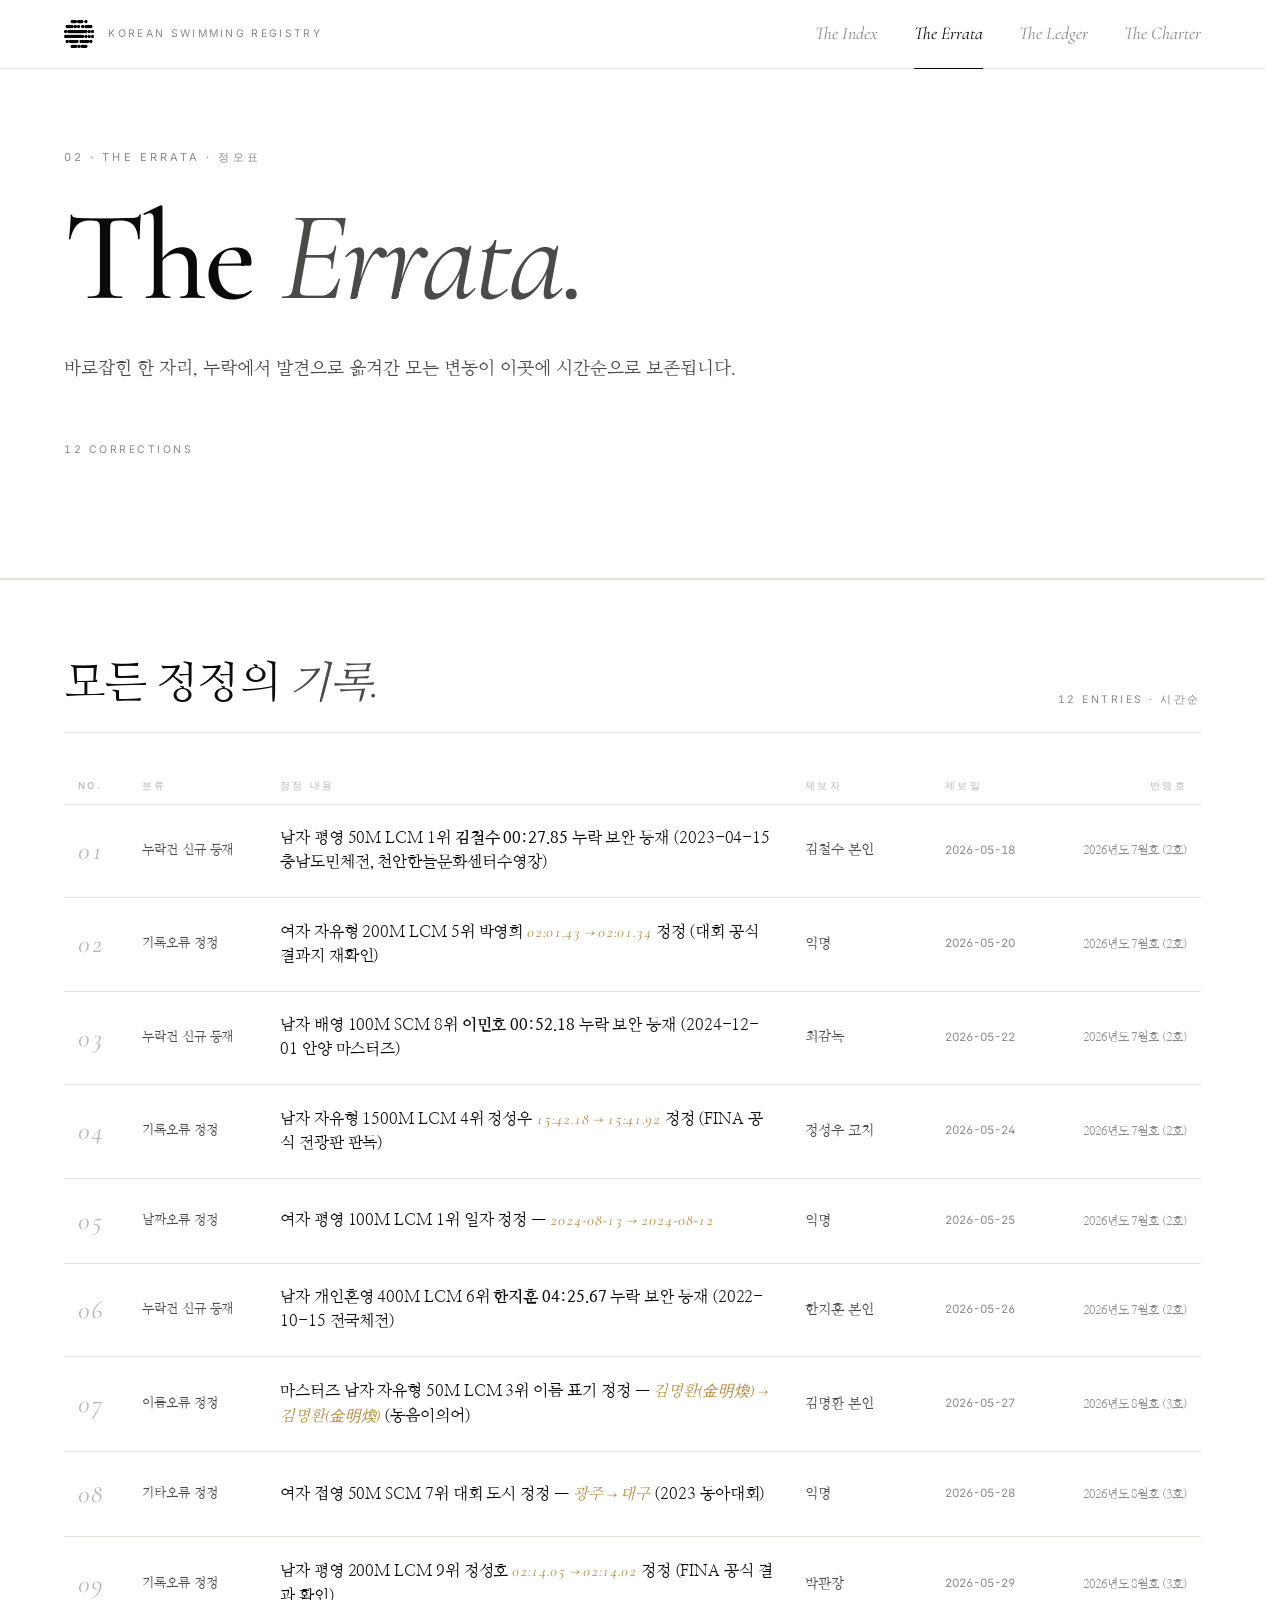
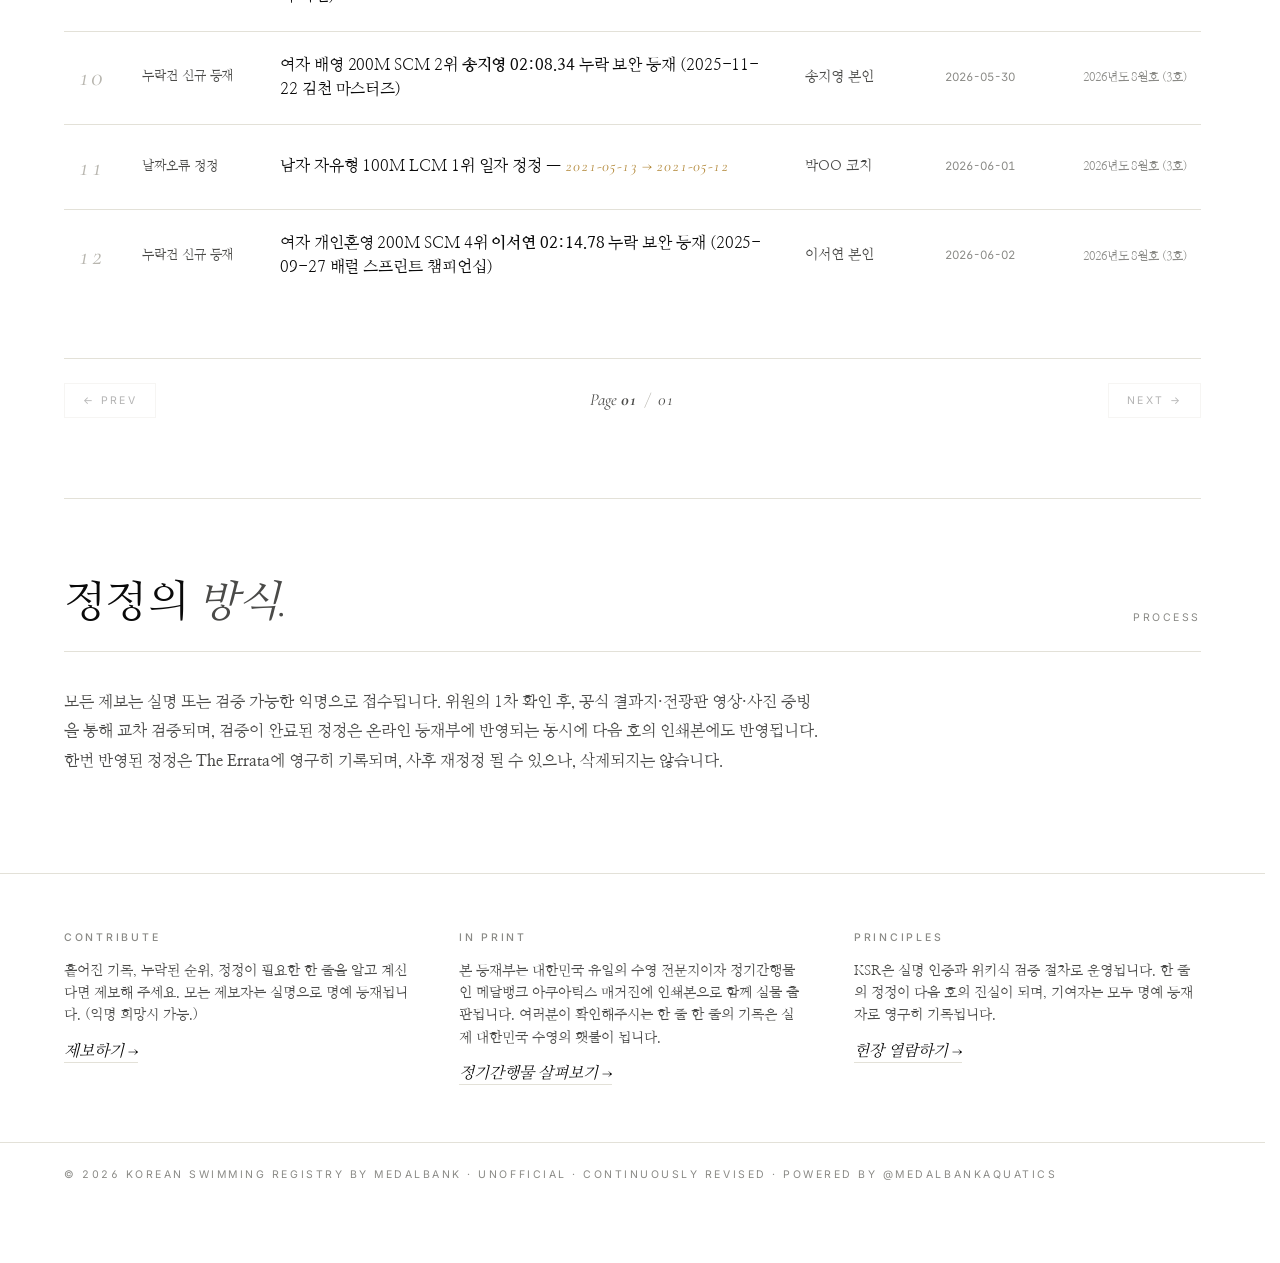
<file: MVP/errata.html>
<!DOCTYPE html>
<html lang="ko" class="no-snap">
<head>
<meta charset="UTF-8" />
<meta name="viewport" content="width=device-width, initial-scale=1.0" />
<title>The Errata — KSR · Korean Swimming Registry</title>
<meta name="description" content="대한민국 수영 종합순위표의 정오표. 정정된 모든 한 줄이 시간순으로 영구히 보존됩니다." />

<link rel="preconnect" href="https://fonts.googleapis.com">
<link rel="preconnect" href="https://fonts.gstatic.com" crossorigin>
<link href="https://fonts.googleapis.com/css2?family=Cormorant+Garamond:ital,wght@0,400;0,500;0,600;1,400;1,500&family=Inter:wght@400;500;600&family=Nanum+Myeongjo:wght@400;700;800&family=JetBrains+Mono:wght@400;500&display=swap" rel="stylesheet">

<link rel="stylesheet" href="css/styles.css" />
</head>
<body>

<!-- 01 · Top bar -->
<header class="topbar">
  <div class="topbar-inner">
    <a class="brand" href="index.html">
      <img class="logo-img" src="images/logo.png" alt="KSR · Korean Swimming Registry" />
      <span class="full">Korean Swimming Registry</span>
    </a>
    <button class="menu-toggle" type="button" aria-label="Menu" id="menuToggle">
      <span></span><span></span><span></span>
    </button>
    <nav class="nav" id="mainNav">
      <a href="index.html"><span class="nav-en">The Index</span><span class="nav-ko">등재부</span></a>
      <a href="errata.html" class="current"><span class="nav-en">The Errata</span><span class="nav-ko">정오표</span></a>
      <a href="ledger.html"><span class="nav-en">The Ledger</span><span class="nav-ko">기록대장</span></a>
      <a href="charter.html"><span class="nav-en">The Charter</span><span class="nav-ko">헌장</span></a>
      <a class="nav-cta" href="https://naver.me/xeFYWn8m" target="_blank" rel="noopener">
        <span>제보하기</span>
        <span class="arrow">→</span>
      </a>
    </nav>
  </div>
</header>

<!-- 02 · Title -->
<div class="stub-shell">
  <div class="eyebrow">02 · The Errata · 정오표</div>
  <h1>The <span class="em">Errata.</span></h1>
  <p class="lede">
    바로잡힌 한 자리, 누락에서 발견으로 옮겨간 모든 변동이
    이곳에 시간순으로 보존됩니다.
  </p>
  <div class="stub-foot">12 corrections</div>
</div>

<!-- 03 · Body -->
<div class="page-body">

  <section class="block">
    <div class="block-head">
      <h2>모든 정정의 <span class="em">기록.</span></h2>
      <span class="meta">12 ENTRIES · 시간순</span>
    </div>

    <table class="errata-list">
      <thead>
        <tr>
          <th class="c-idx">No.</th>
          <th class="c-kind">분류</th>
          <th class="c-entry">정정 내용</th>
          <th class="c-reporter">제보자</th>
          <th class="c-date">제보일</th>
          <th class="c-issue">반영호</th>
        </tr>
      </thead>
      <tbody id="errata-tbody">
        <tr>
          <td class="idx">01</td>
          <td class="kind">누락건 신규 등재</td>
          <td class="entry">남자 평영 50M LCM 1위 <strong>김철수 00:27.85</strong> 누락 보완 등재 (2023-04-15 충남도민체전, 천안한들문화센터수영장)</td>
          <td class="reporter">김철수 본인</td>
          <td class="date">2026-05-18</td>
          <td class="issue">2026년도 7월호 (2호)</td>
        </tr>
        <tr>
          <td class="idx">02</td>
          <td class="kind">기록오류 정정</td>
          <td class="entry">여자 자유형 200M LCM 5위 박영희 <span class="delta">02:01.43 → 02:01.34</span> 정정 (대회 공식 결과지 재확인)</td>
          <td class="reporter">익명</td>
          <td class="date">2026-05-20</td>
          <td class="issue">2026년도 7월호 (2호)</td>
        </tr>
        <tr>
          <td class="idx">03</td>
          <td class="kind">누락건 신규 등재</td>
          <td class="entry">남자 배영 100M SCM 8위 <strong>이민호 00:52.18</strong> 누락 보완 등재 (2024-12-01 안양 마스터즈)</td>
          <td class="reporter">최감독</td>
          <td class="date">2026-05-22</td>
          <td class="issue">2026년도 7월호 (2호)</td>
        </tr>
        <tr>
          <td class="idx">04</td>
          <td class="kind">기록오류 정정</td>
          <td class="entry">남자 자유형 1500M LCM 4위 정성우 <span class="delta">15:42.18 → 15:41.92</span> 정정 (FINA 공식 전광판 판독)</td>
          <td class="reporter">정성우 코치</td>
          <td class="date">2026-05-24</td>
          <td class="issue">2026년도 7월호 (2호)</td>
        </tr>
        <tr>
          <td class="idx">05</td>
          <td class="kind">날짜오류 정정</td>
          <td class="entry">여자 평영 100M LCM 1위 일자 정정 — <span class="delta">2024-08-13 → 2024-08-12</span></td>
          <td class="reporter">익명</td>
          <td class="date">2026-05-25</td>
          <td class="issue">2026년도 7월호 (2호)</td>
        </tr>
        <tr>
          <td class="idx">06</td>
          <td class="kind">누락건 신규 등재</td>
          <td class="entry">남자 개인혼영 400M LCM 6위 <strong>한지훈 04:25.67</strong> 누락 보완 등재 (2022-10-15 전국체전)</td>
          <td class="reporter">한지훈 본인</td>
          <td class="date">2026-05-26</td>
          <td class="issue">2026년도 7월호 (2호)</td>
        </tr>
        <tr>
          <td class="idx">07</td>
          <td class="kind">이름오류 정정</td>
          <td class="entry">마스터즈 남자 자유형 50M LCM 3위 이름 표기 정정 — <span class="delta">김명환(金明煥) → 김명환(金明煥)</span> (동음이의어)</td>
          <td class="reporter">김명환 본인</td>
          <td class="date">2026-05-27</td>
          <td class="issue">2026년도 8월호 (3호)</td>
        </tr>
        <tr>
          <td class="idx">08</td>
          <td class="kind">기타오류 정정</td>
          <td class="entry">여자 접영 50M SCM 7위 대회 도시 정정 — <span class="delta">광주 → 대구</span> (2023 동아대회)</td>
          <td class="reporter">익명</td>
          <td class="date">2026-05-28</td>
          <td class="issue">2026년도 8월호 (3호)</td>
        </tr>
        <tr>
          <td class="idx">09</td>
          <td class="kind">기록오류 정정</td>
          <td class="entry">남자 평영 200M LCM 9위 정성호 <span class="delta">02:14.05 → 02:14.02</span> 정정 (FINA 공식 결과 확인)</td>
          <td class="reporter">박관장</td>
          <td class="date">2026-05-29</td>
          <td class="issue">2026년도 8월호 (3호)</td>
        </tr>
        <tr>
          <td class="idx">10</td>
          <td class="kind">누락건 신규 등재</td>
          <td class="entry">여자 배영 200M SCM 2위 <strong>송지영 02:08.34</strong> 누락 보완 등재 (2025-11-22 김천 마스터즈)</td>
          <td class="reporter">송지영 본인</td>
          <td class="date">2026-05-30</td>
          <td class="issue">2026년도 8월호 (3호)</td>
        </tr>
        <tr>
          <td class="idx">11</td>
          <td class="kind">날짜오류 정정</td>
          <td class="entry">남자 자유형 100M LCM 1위 일자 정정 — <span class="delta">2021-05-13 → 2021-05-12</span></td>
          <td class="reporter">박OO 코치</td>
          <td class="date">2026-06-01</td>
          <td class="issue">2026년도 8월호 (3호)</td>
        </tr>
        <tr>
          <td class="idx">12</td>
          <td class="kind">누락건 신규 등재</td>
          <td class="entry">여자 개인혼영 200M SCM 4위 <strong>이서연 02:14.78</strong> 누락 보완 등재 (2025-09-27 배럴 스프린트 챔피언십)</td>
          <td class="reporter">이서연 본인</td>
          <td class="date">2026-06-02</td>
          <td class="issue">2026년도 8월호 (3호)</td>
        </tr>
      </tbody>
    </table>

    <div class="pagination" id="errata-pagination">
      <button class="page-btn prev" id="errata-prev" disabled>← Prev</button>
      <span class="page-info">Page <strong id="errata-page">01</strong><span class="total"> / </span><span id="errata-total">01</span></span>
      <button class="page-btn next" id="errata-next" disabled>Next →</button>
    </div>
  </section>

  <section class="block">
    <div class="block-head">
      <h2>정정의 <span class="em">방식.</span></h2>
      <span class="meta">PROCESS</span>
    </div>
    <p style="font-family:var(--serif-ko);font-size:16px;line-height:1.85;color:var(--fg-dim);max-width:760px;">
      모든 제보는 실명 또는 검증 가능한 익명으로 접수됩니다. 위원의 1차 확인 후, 공식 결과지·전광판 영상·사진 증빙을 통해 교차 검증되며, 검증이 완료된 정정은 온라인 등재부에 반영되는 동시에 다음 호의 인쇄본에도 반영됩니다. 한번 반영된 정정은 <strong>The Errata</strong>에 영구히 기록되며, 사후 재정정 될 수 있으나, 삭제되지는 않습니다.
    </p>
  </section>

</div>

<!-- 04 · Footer -->
<footer class="site">
  <div class="inner">
    <div class="col">
      <h4>Contribute</h4>
      <p>흩어진 기록, 누락된 순위, 정정이 필요한 한 줄을 알고 계신다면 제보해 주세요. 모든 제보자는 실명으로 명예 등재됩니다. (익명 희망시 가능.)</p>
      <a href="https://naver.me/xeFYWn8m" target="_blank" rel="noopener">제보하기 →</a>
    </div>
    <div class="col">
      <h4>In Print</h4>
      <p>본 등재부는 대한민국 유일의 수영 전문지이자 정기간행물인 메달뱅크 아쿠아틱스 매거진에 인쇄본으로 함께 실물 출판됩니다. 여러분이 확인해주시는 한 줄 한 줄의 기록은 실제 대한민국 수영의 횃불이 됩니다.</p>
      <a href="https://medalbankaquatics.com" target="_blank" rel="noopener">정기간행물 살펴보기 →</a>
    </div>
    <div class="col">
      <h4>Principles</h4>
      <p>KSR은 실명 인증과 위키식 검증 절차로 운영됩니다. 한 줄의 정정이 다음 호의 진실이 되며, 기여자는 모두 명예 등재자로 영구히 기록됩니다.</p>
      <a href="charter.html">헌장 열람하기 →</a>
    </div>
  </div>
  <div class="imprint">
    <span>© 2026 Korean Swimming Registry by Medalbank · Unofficial · Continuously revised · Powered by <a href="https://www.instagram.com/medalbankaquatics" target="_blank" rel="noopener">@medalbankaquatics</a></span>
  </div>
</footer>

<script>
  // Errata pagination — 100 entries per page (data currently inline in HTML).
  // When entries grow past 100 in a future revision, swap the inline rows for
  // a data array and JS rendering. For now we simply walk the existing <tr>s.
  (() => {
    const PER_PAGE = 100;
    const tbody = document.getElementById('errata-tbody');
    if (!tbody) return;
    const rows = Array.from(tbody.querySelectorAll('tr'));
    const total = Math.max(1, Math.ceil(rows.length / PER_PAGE));
    let page = 1;
    const pageEl  = document.getElementById('errata-page');
    const totalEl = document.getElementById('errata-total');
    const prevBtn = document.getElementById('errata-prev');
    const nextBtn = document.getElementById('errata-next');
    totalEl.textContent = String(total).padStart(2, '0');
    const render = () => {
      const start = (page - 1) * PER_PAGE;
      const end   = start + PER_PAGE;
      rows.forEach((r, i) => { r.style.display = (i >= start && i < end) ? '' : 'none'; });
      pageEl.textContent = String(page).padStart(2, '0');
      prevBtn.disabled = page <= 1;
      nextBtn.disabled = page >= total;
    };
    prevBtn.addEventListener('click', () => { if (page > 1) { page--; render(); } });
    nextBtn.addEventListener('click', () => { if (page < total) { page++; render(); } });
    render();
  })();

  (() => {
    const btn = document.getElementById('menuToggle');
    const nav = document.getElementById('mainNav');
    if (!btn || !nav) return;
    const setOpen = (open) => {
      nav.classList.toggle('open', open);
      btn.classList.toggle('open', open);
      document.body.classList.toggle('menu-open', open);
    };
    btn.addEventListener('click', (e) => {
      e.stopPropagation();
      setOpen(!nav.classList.contains('open'));
    });
    nav.addEventListener('click', (e) => {
      if (e.target.closest('a')) setOpen(false);
    });
    document.addEventListener('click', (e) => {
      if (!nav.classList.contains('open')) return;
      if (nav.contains(e.target) || btn.contains(e.target)) return;
      setOpen(false);
    });
    let touchStartY = null;
    nav.addEventListener('touchstart', (e) => {
      if (!nav.classList.contains('open')) return;
      touchStartY = e.touches[0].clientY;
    }, { passive: true });
    nav.addEventListener('touchmove', (e) => {
      if (touchStartY === null) return;
      const dy = e.touches[0].clientY - touchStartY;
      if (dy < -60) { setOpen(false); touchStartY = null; }
    }, { passive: true });
    nav.addEventListener('touchend', () => { touchStartY = null; });
  })();
</script>

</body>
</html>
</file>
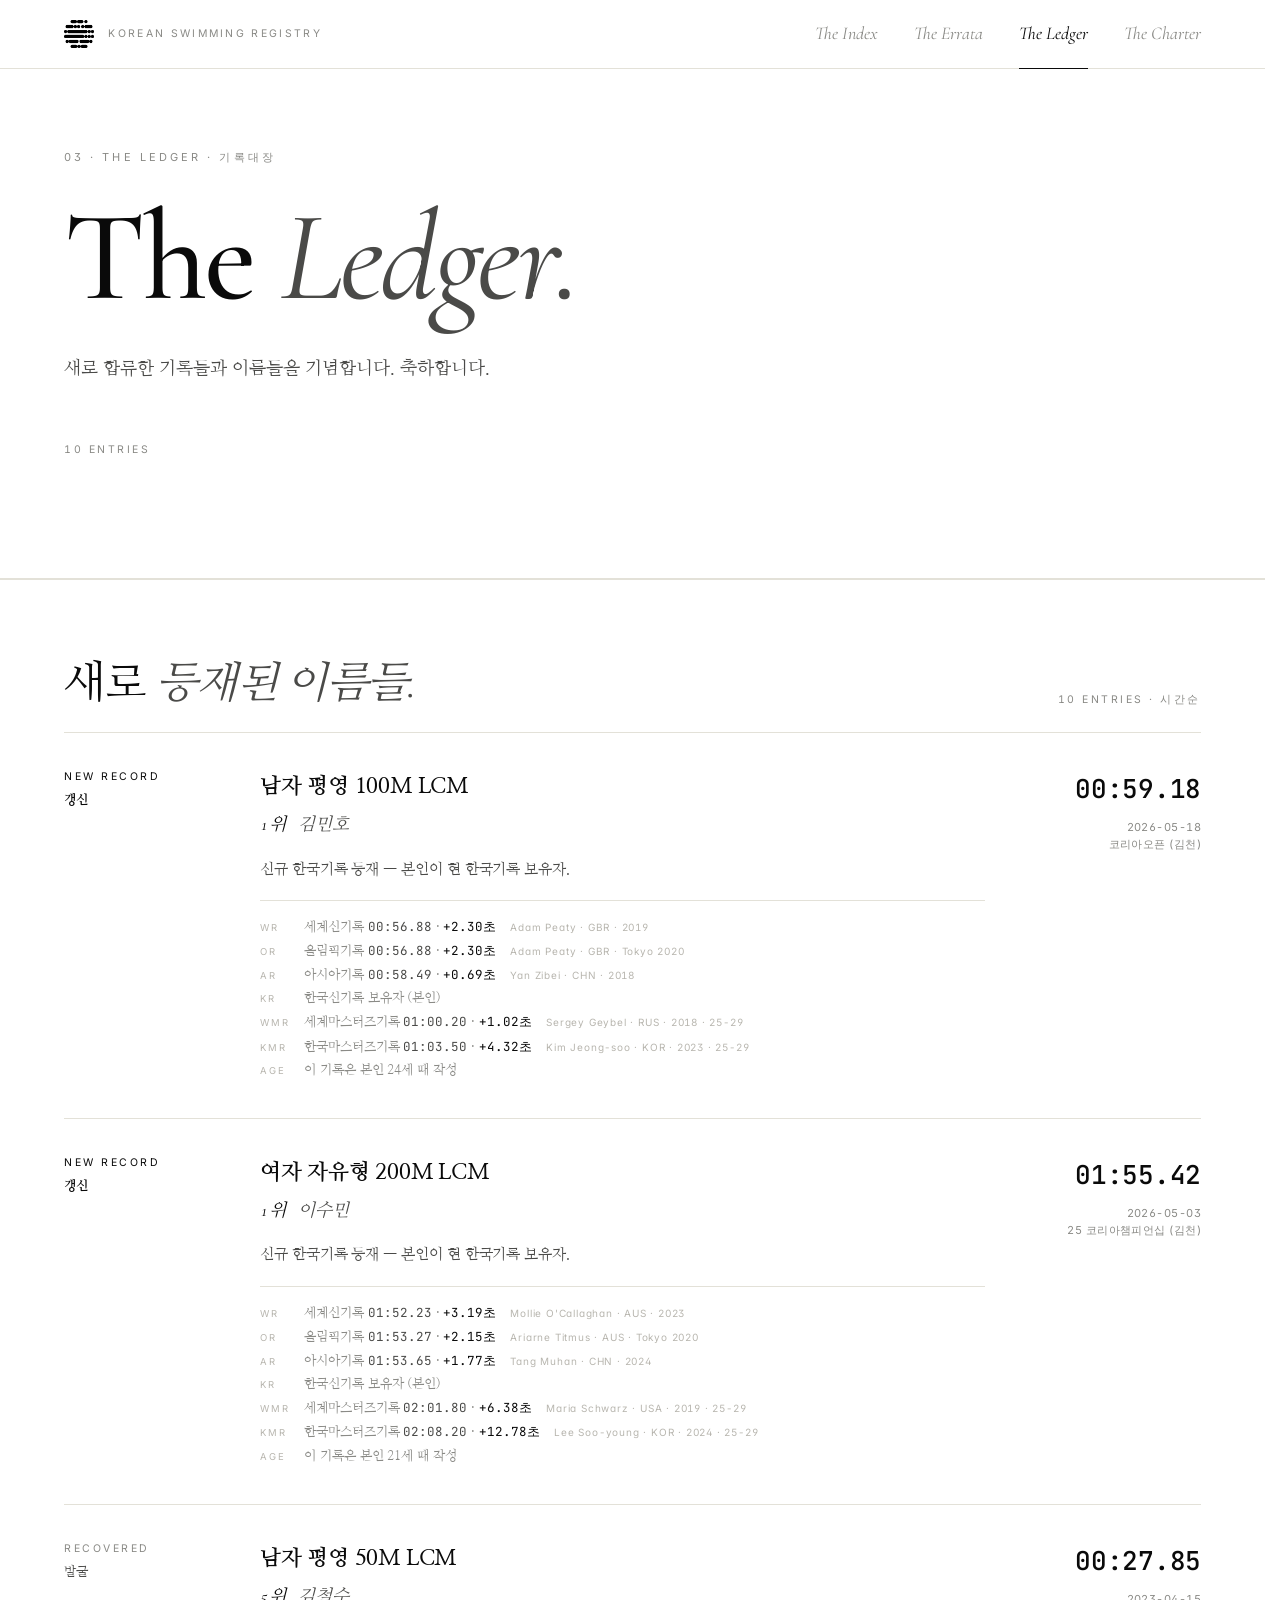
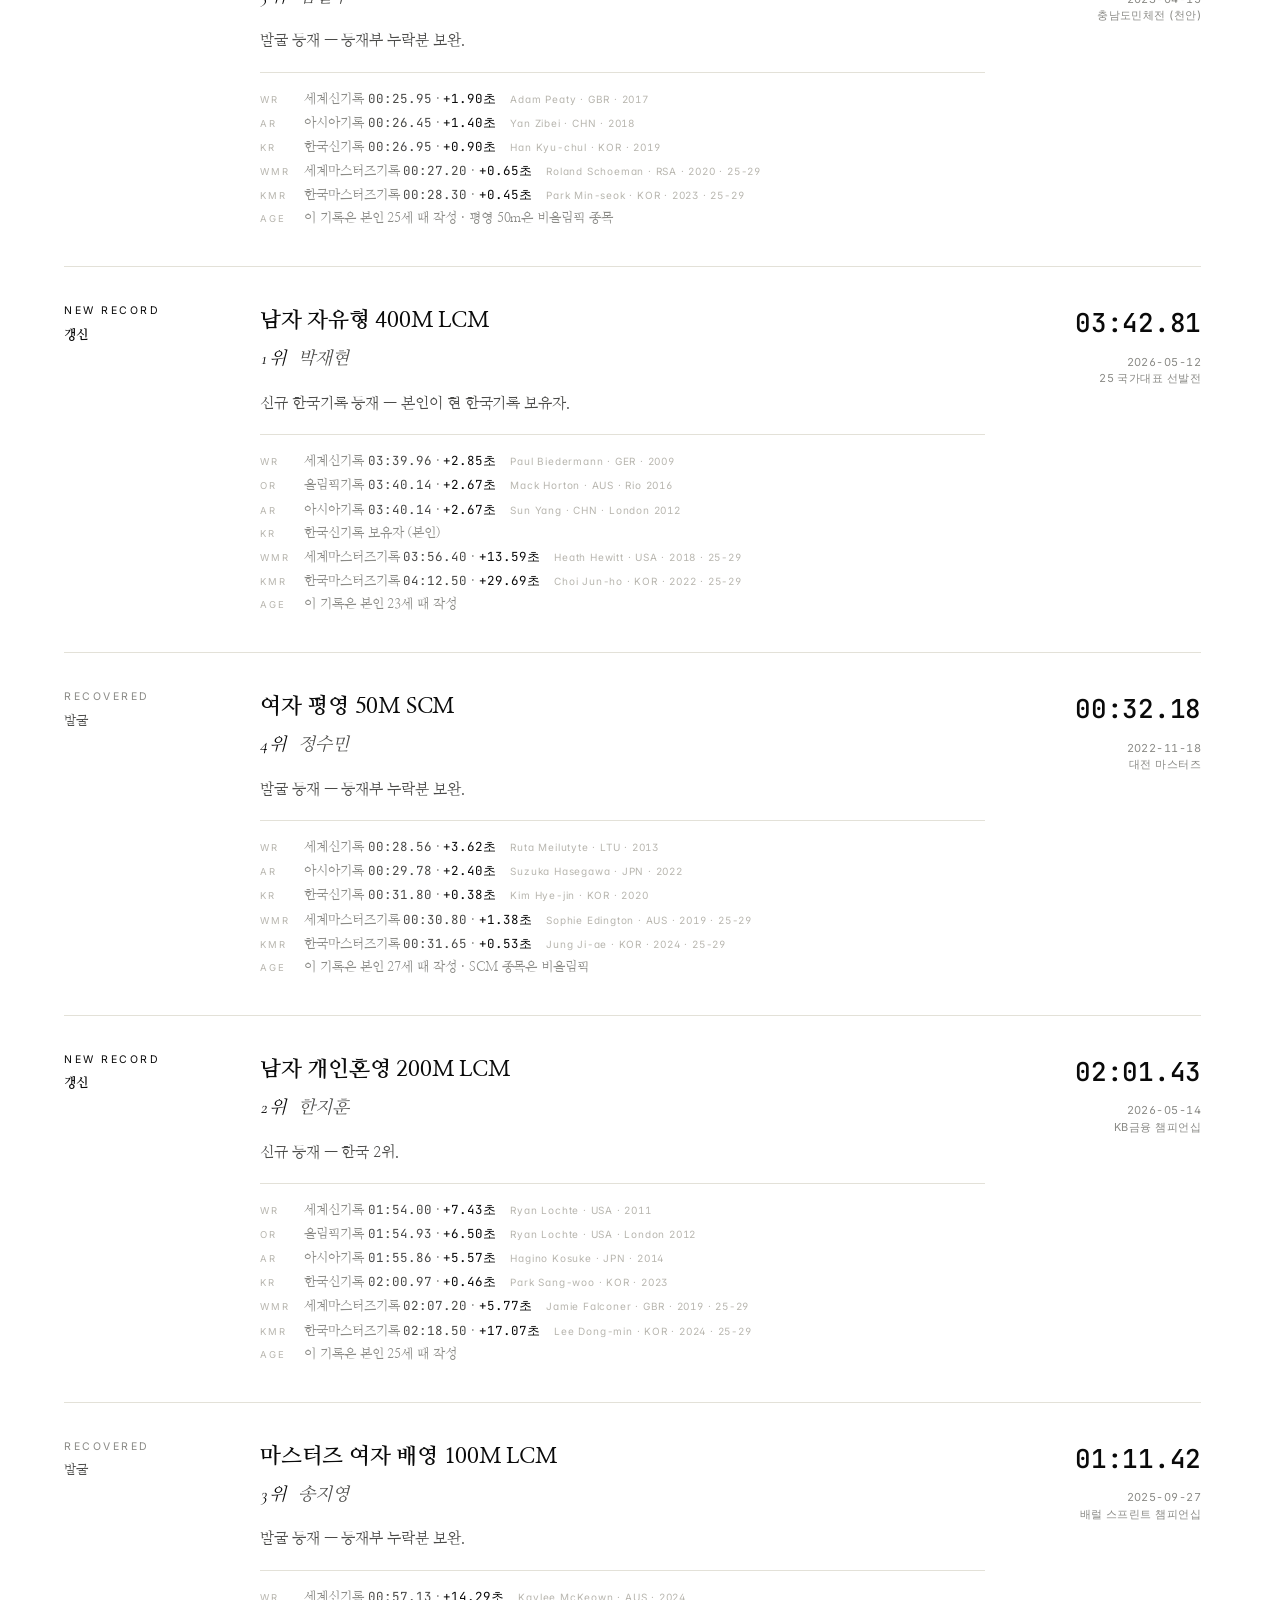
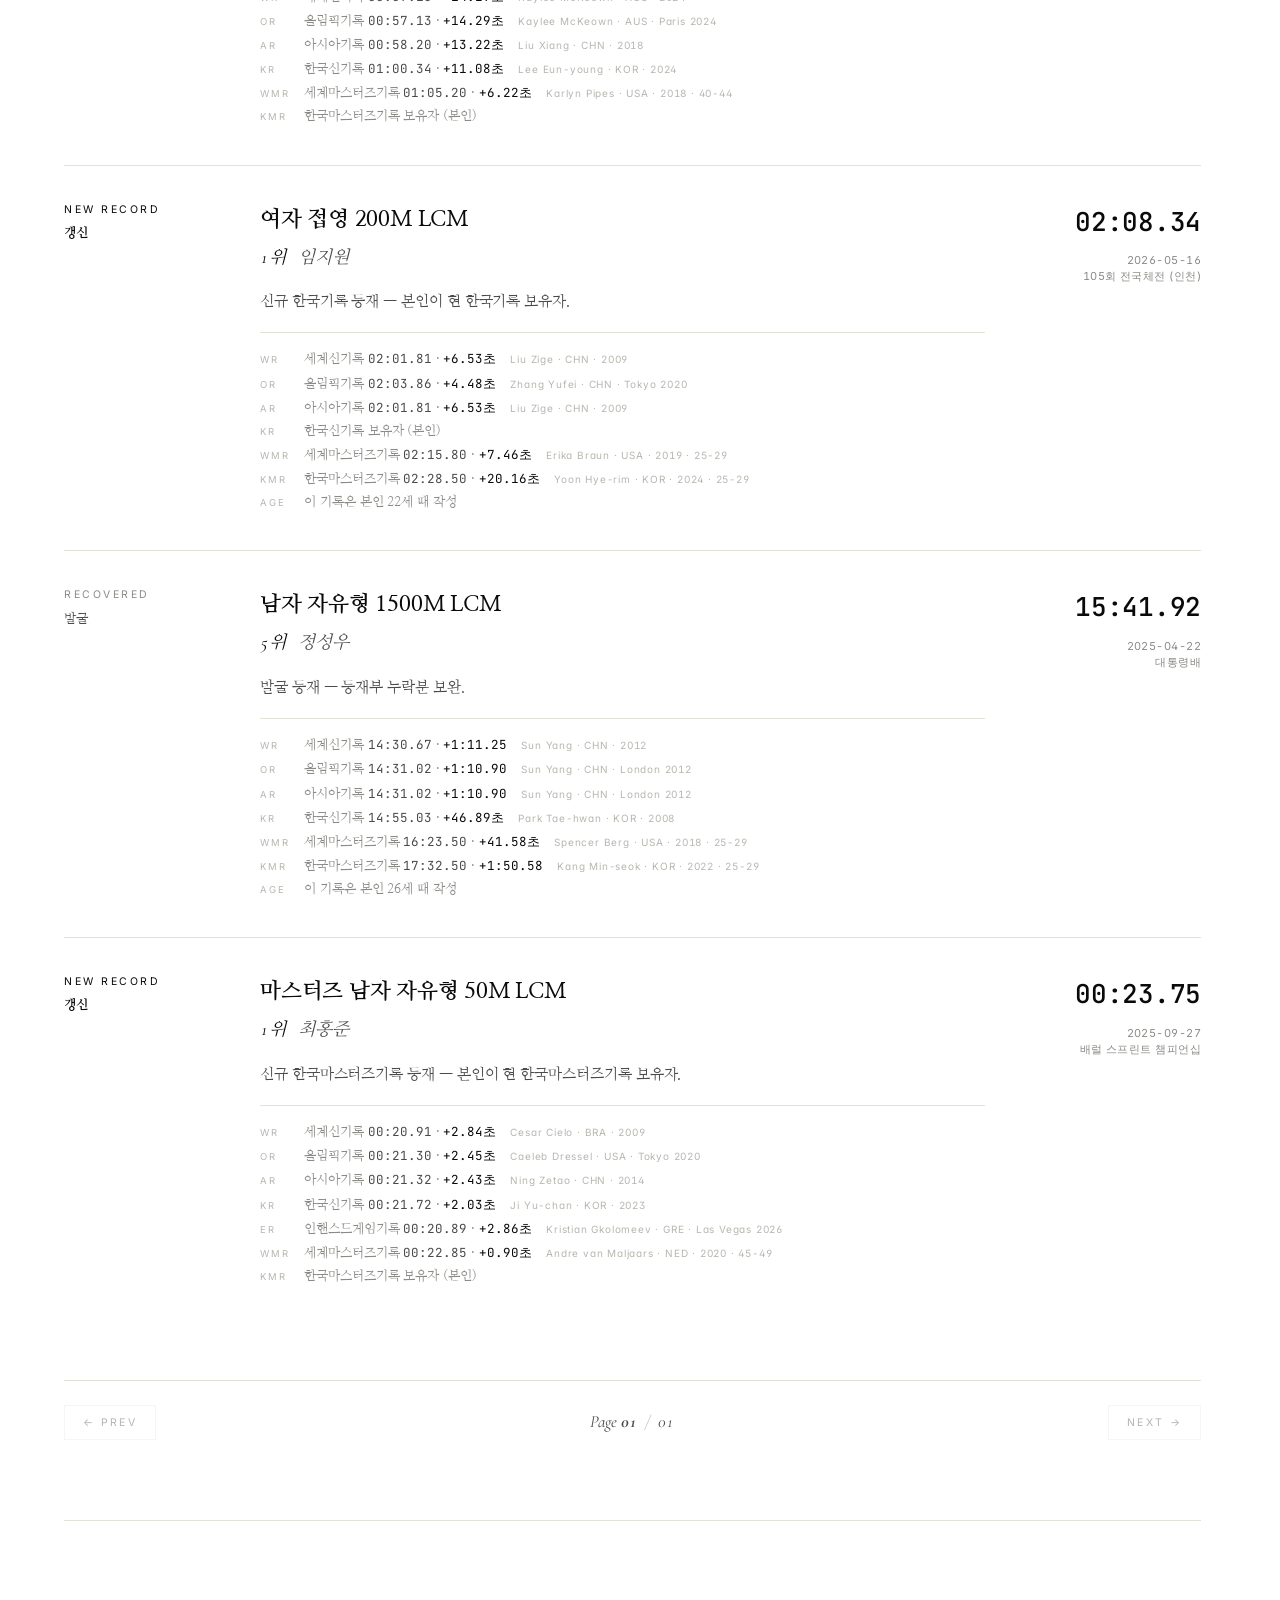
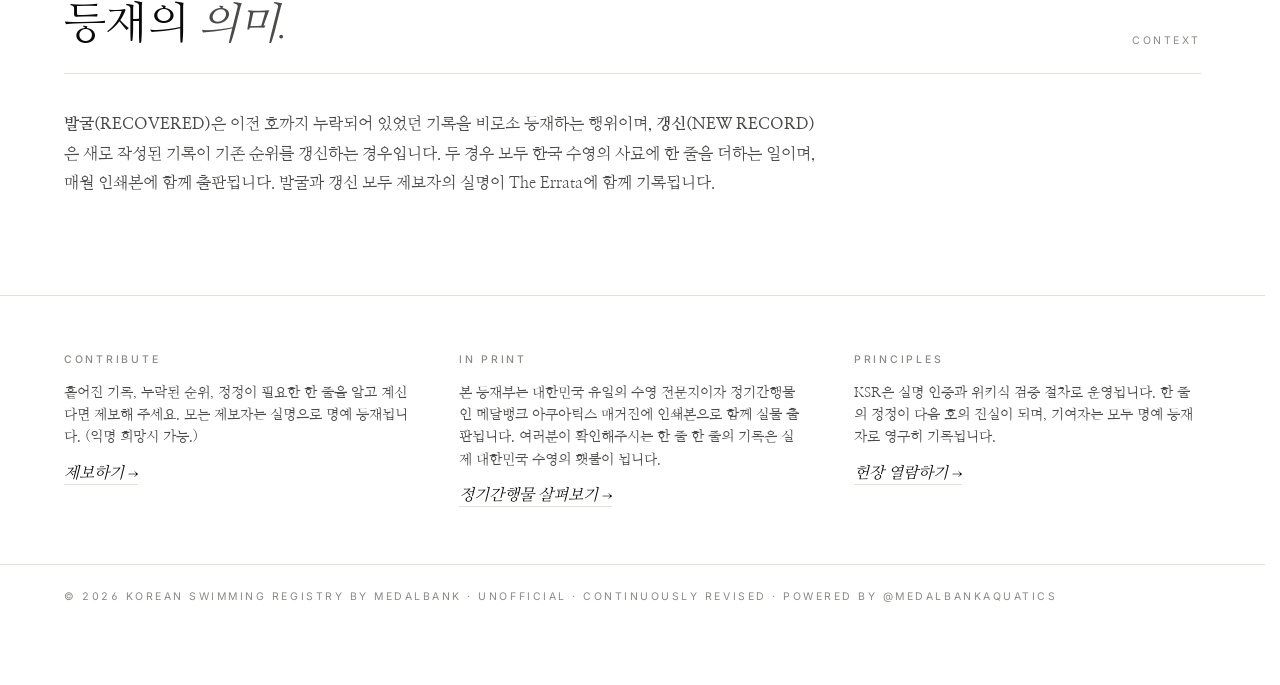
<file: MVP/ledger.html>
<!DOCTYPE html>
<html lang="ko" class="no-snap">
<head>
<meta charset="UTF-8" />
<meta name="viewport" content="width=device-width, initial-scale=1.0" />
<title>The Ledger — KSR · Korean Swimming Registry</title>
<meta name="description" content="대한민국 수영 종합순위표의 신규 등재부. 발굴된 이름과 갱신된 기록을 시간순으로 기록합니다." />

<link rel="preconnect" href="https://fonts.googleapis.com">
<link rel="preconnect" href="https://fonts.gstatic.com" crossorigin>
<link href="https://fonts.googleapis.com/css2?family=Cormorant+Garamond:ital,wght@0,400;0,500;0,600;1,400;1,500&family=Inter:wght@400;500;600&family=Nanum+Myeongjo:wght@400;700;800&family=JetBrains+Mono:wght@400;500&display=swap" rel="stylesheet">

<link rel="stylesheet" href="css/styles.css" />
</head>
<body>

<header class="topbar">
  <div class="topbar-inner">
    <a class="brand" href="index.html">
      <img class="logo-img" src="images/logo.png" alt="KSR · Korean Swimming Registry" />
      <span class="full">Korean Swimming Registry</span>
    </a>
    <button class="menu-toggle" type="button" aria-label="Menu" id="menuToggle">
      <span></span><span></span><span></span>
    </button>
    <nav class="nav" id="mainNav">
      <a href="index.html"><span class="nav-en">The Index</span><span class="nav-ko">등재부</span></a>
      <a href="errata.html"><span class="nav-en">The Errata</span><span class="nav-ko">정오표</span></a>
      <a href="ledger.html" class="current"><span class="nav-en">The Ledger</span><span class="nav-ko">기록대장</span></a>
      <a href="charter.html"><span class="nav-en">The Charter</span><span class="nav-ko">헌장</span></a>
      <a class="nav-cta" href="https://naver.me/xeFYWn8m" target="_blank" rel="noopener">
        <span>제보하기</span>
        <span class="arrow">→</span>
      </a>
    </nav>
  </div>
</header>

<div class="stub-shell">
  <div class="eyebrow">03 · The Ledger · 기록대장</div>
  <h1>The <span class="em">Ledger.</span></h1>
  <p class="lede">
    새로 합류한 기록들과 이름들을 기념합니다. 축하합니다.
  </p>
  <div class="stub-foot">10 entries</div>
</div>

<div class="page-body">

  <section class="block">
    <div class="block-head">
      <h2>새로 <span class="em">등재된 이름들.</span></h2>
      <span class="meta">10 ENTRIES · 시간순</span>
    </div>

    <div class="ledger-feed" id="ledger-feed">

      <article class="ledger-entry kind-record">
        <div class="tag">
          NEW RECORD
          <span class="label-ko">갱신</span>
        </div>
        <div class="body">
          <h3>남자 평영 100M LCM</h3>
          <p class="athlete"><span class="rank">1위</span> 김민호</p>
          <p>신규 한국기록 등재 — 본인이 현 한국기록 보유자.</p>
          <div class="compare">
            <span class="row"><span class="lbl">WR</span>세계신기록 <span class="time">00:56.88</span> · <span class="diff">+2.30초</span><span class="credit">Adam Peaty · GBR · 2019</span></span>
            <span class="row"><span class="lbl">OR</span>올림픽기록 <span class="time">00:56.88</span> · <span class="diff">+2.30초</span><span class="credit">Adam Peaty · GBR · Tokyo 2020</span></span>
            <span class="row"><span class="lbl">AR</span>아시아기록 <span class="time">00:58.49</span> · <span class="diff">+0.69초</span><span class="credit">Yan Zibei · CHN · 2018</span></span>
            <span class="row"><span class="lbl">KR</span>한국신기록 보유자 (본인)</span>
            <span class="row"><span class="lbl">WMR</span>세계마스터즈기록 <span class="time">01:00.20</span> · <span class="diff">+1.02초</span><span class="credit">Sergey Geybel · RUS · 2018 · 25-29</span></span>
            <span class="row"><span class="lbl">KMR</span>한국마스터즈기록 <span class="time">01:03.50</span> · <span class="diff">+4.32초</span><span class="credit">Kim Jeong-soo · KOR · 2023 · 25-29</span></span>
            <span class="row"><span class="lbl">AGE</span>이 기록은 본인 24세 때 작성</span>
          </div>
        </div>
        <div class="figures">
          <span class="time">00:59.18</span>
          <span class="when">2026-05-18<br/>코리아오픈 (김천)</span>
        </div>
      </article>

      <article class="ledger-entry kind-record">
        <div class="tag">
          NEW RECORD
          <span class="label-ko">갱신</span>
        </div>
        <div class="body">
          <h3>여자 자유형 200M LCM</h3>
          <p class="athlete"><span class="rank">1위</span> 이수민</p>
          <p>신규 한국기록 등재 — 본인이 현 한국기록 보유자.</p>
          <div class="compare">
            <span class="row"><span class="lbl">WR</span>세계신기록 <span class="time">01:52.23</span> · <span class="diff">+3.19초</span><span class="credit">Mollie O'Callaghan · AUS · 2023</span></span>
            <span class="row"><span class="lbl">OR</span>올림픽기록 <span class="time">01:53.27</span> · <span class="diff">+2.15초</span><span class="credit">Ariarne Titmus · AUS · Tokyo 2020</span></span>
            <span class="row"><span class="lbl">AR</span>아시아기록 <span class="time">01:53.65</span> · <span class="diff">+1.77초</span><span class="credit">Tang Muhan · CHN · 2024</span></span>
            <span class="row"><span class="lbl">KR</span>한국신기록 보유자 (본인)</span>
            <span class="row"><span class="lbl">WMR</span>세계마스터즈기록 <span class="time">02:01.80</span> · <span class="diff">+6.38초</span><span class="credit">Maria Schwarz · USA · 2019 · 25-29</span></span>
            <span class="row"><span class="lbl">KMR</span>한국마스터즈기록 <span class="time">02:08.20</span> · <span class="diff">+12.78초</span><span class="credit">Lee Soo-young · KOR · 2024 · 25-29</span></span>
            <span class="row"><span class="lbl">AGE</span>이 기록은 본인 21세 때 작성</span>
          </div>
        </div>
        <div class="figures">
          <span class="time">01:55.42</span>
          <span class="when">2026-05-03<br/>25 코리아챔피언십 (김천)</span>
        </div>
      </article>

      <article class="ledger-entry">
        <div class="tag">
          RECOVERED
          <span class="label-ko">발굴</span>
        </div>
        <div class="body">
          <h3>남자 평영 50M LCM</h3>
          <p class="athlete"><span class="rank">5위</span> 김철수</p>
          <p>발굴 등재 — 등재부 누락분 보완.</p>
          <div class="compare">
            <span class="row"><span class="lbl">WR</span>세계신기록 <span class="time">00:25.95</span> · <span class="diff">+1.90초</span><span class="credit">Adam Peaty · GBR · 2017</span></span>
            <span class="row"><span class="lbl">AR</span>아시아기록 <span class="time">00:26.45</span> · <span class="diff">+1.40초</span><span class="credit">Yan Zibei · CHN · 2018</span></span>
            <span class="row"><span class="lbl">KR</span>한국신기록 <span class="time">00:26.95</span> · <span class="diff">+0.90초</span><span class="credit">Han Kyu-chul · KOR · 2019</span></span>
            <span class="row"><span class="lbl">WMR</span>세계마스터즈기록 <span class="time">00:27.20</span> · <span class="diff">+0.65초</span><span class="credit">Roland Schoeman · RSA · 2020 · 25-29</span></span>
            <span class="row"><span class="lbl">KMR</span>한국마스터즈기록 <span class="time">00:28.30</span> · <span class="diff">+0.45초</span><span class="credit">Park Min-seok · KOR · 2023 · 25-29</span></span>
            <span class="row"><span class="lbl">AGE</span>이 기록은 본인 25세 때 작성 · 평영 50m은 비올림픽 종목</span>
          </div>
        </div>
        <div class="figures">
          <span class="time">00:27.85</span>
          <span class="when">2023-04-15<br/>충남도민체전 (천안)</span>
        </div>
      </article>

      <article class="ledger-entry kind-record">
        <div class="tag">
          NEW RECORD
          <span class="label-ko">갱신</span>
        </div>
        <div class="body">
          <h3>남자 자유형 400M LCM</h3>
          <p class="athlete"><span class="rank">1위</span> 박재현</p>
          <p>신규 한국기록 등재 — 본인이 현 한국기록 보유자.</p>
          <div class="compare">
            <span class="row"><span class="lbl">WR</span>세계신기록 <span class="time">03:39.96</span> · <span class="diff">+2.85초</span><span class="credit">Paul Biedermann · GER · 2009</span></span>
            <span class="row"><span class="lbl">OR</span>올림픽기록 <span class="time">03:40.14</span> · <span class="diff">+2.67초</span><span class="credit">Mack Horton · AUS · Rio 2016</span></span>
            <span class="row"><span class="lbl">AR</span>아시아기록 <span class="time">03:40.14</span> · <span class="diff">+2.67초</span><span class="credit">Sun Yang · CHN · London 2012</span></span>
            <span class="row"><span class="lbl">KR</span>한국신기록 보유자 (본인)</span>
            <span class="row"><span class="lbl">WMR</span>세계마스터즈기록 <span class="time">03:56.40</span> · <span class="diff">+13.59초</span><span class="credit">Heath Hewitt · USA · 2018 · 25-29</span></span>
            <span class="row"><span class="lbl">KMR</span>한국마스터즈기록 <span class="time">04:12.50</span> · <span class="diff">+29.69초</span><span class="credit">Choi Jun-ho · KOR · 2022 · 25-29</span></span>
            <span class="row"><span class="lbl">AGE</span>이 기록은 본인 23세 때 작성</span>
          </div>
        </div>
        <div class="figures">
          <span class="time">03:42.81</span>
          <span class="when">2026-05-12<br/>25 국가대표 선발전</span>
        </div>
      </article>

      <article class="ledger-entry">
        <div class="tag">
          RECOVERED
          <span class="label-ko">발굴</span>
        </div>
        <div class="body">
          <h3>여자 평영 50M SCM</h3>
          <p class="athlete"><span class="rank">4위</span> 정수민</p>
          <p>발굴 등재 — 등재부 누락분 보완.</p>
          <div class="compare">
            <span class="row"><span class="lbl">WR</span>세계신기록 <span class="time">00:28.56</span> · <span class="diff">+3.62초</span><span class="credit">Ruta Meilutyte · LTU · 2013</span></span>
            <span class="row"><span class="lbl">AR</span>아시아기록 <span class="time">00:29.78</span> · <span class="diff">+2.40초</span><span class="credit">Suzuka Hasegawa · JPN · 2022</span></span>
            <span class="row"><span class="lbl">KR</span>한국신기록 <span class="time">00:31.80</span> · <span class="diff">+0.38초</span><span class="credit">Kim Hye-jin · KOR · 2020</span></span>
            <span class="row"><span class="lbl">WMR</span>세계마스터즈기록 <span class="time">00:30.80</span> · <span class="diff">+1.38초</span><span class="credit">Sophie Edington · AUS · 2019 · 25-29</span></span>
            <span class="row"><span class="lbl">KMR</span>한국마스터즈기록 <span class="time">00:31.65</span> · <span class="diff">+0.53초</span><span class="credit">Jung Ji-ae · KOR · 2024 · 25-29</span></span>
            <span class="row"><span class="lbl">AGE</span>이 기록은 본인 27세 때 작성 · SCM 종목은 비올림픽</span>
          </div>
        </div>
        <div class="figures">
          <span class="time">00:32.18</span>
          <span class="when">2022-11-18<br/>대전 마스터즈</span>
        </div>
      </article>

      <article class="ledger-entry kind-record">
        <div class="tag">
          NEW RECORD
          <span class="label-ko">갱신</span>
        </div>
        <div class="body">
          <h3>남자 개인혼영 200M LCM</h3>
          <p class="athlete"><span class="rank">2위</span> 한지훈</p>
          <p>신규 등재 — 한국 2위.</p>
          <div class="compare">
            <span class="row"><span class="lbl">WR</span>세계신기록 <span class="time">01:54.00</span> · <span class="diff">+7.43초</span><span class="credit">Ryan Lochte · USA · 2011</span></span>
            <span class="row"><span class="lbl">OR</span>올림픽기록 <span class="time">01:54.93</span> · <span class="diff">+6.50초</span><span class="credit">Ryan Lochte · USA · London 2012</span></span>
            <span class="row"><span class="lbl">AR</span>아시아기록 <span class="time">01:55.86</span> · <span class="diff">+5.57초</span><span class="credit">Hagino Kosuke · JPN · 2014</span></span>
            <span class="row"><span class="lbl">KR</span>한국신기록 <span class="time">02:00.97</span> · <span class="diff">+0.46초</span><span class="credit">Park Sang-woo · KOR · 2023</span></span>
            <span class="row"><span class="lbl">WMR</span>세계마스터즈기록 <span class="time">02:07.20</span> · <span class="diff">+5.77초</span><span class="credit">Jamie Falconer · GBR · 2019 · 25-29</span></span>
            <span class="row"><span class="lbl">KMR</span>한국마스터즈기록 <span class="time">02:18.50</span> · <span class="diff">+17.07초</span><span class="credit">Lee Dong-min · KOR · 2024 · 25-29</span></span>
            <span class="row"><span class="lbl">AGE</span>이 기록은 본인 25세 때 작성</span>
          </div>
        </div>
        <div class="figures">
          <span class="time">02:01.43</span>
          <span class="when">2026-05-14<br/>KB금융 챔피언십</span>
        </div>
      </article>

      <article class="ledger-entry">
        <div class="tag">
          RECOVERED
          <span class="label-ko">발굴</span>
        </div>
        <div class="body">
          <h3>마스터즈 여자 배영 100M LCM</h3>
          <p class="athlete"><span class="rank">3위</span> 송지영</p>
          <p>발굴 등재 — 등재부 누락분 보완.</p>
          <div class="compare">
            <span class="row"><span class="lbl">WR</span>세계신기록 <span class="time">00:57.13</span> · <span class="diff">+14.29초</span><span class="credit">Kaylee McKeown · AUS · 2024</span></span>
            <span class="row"><span class="lbl">OR</span>올림픽기록 <span class="time">00:57.13</span> · <span class="diff">+14.29초</span><span class="credit">Kaylee McKeown · AUS · Paris 2024</span></span>
            <span class="row"><span class="lbl">AR</span>아시아기록 <span class="time">00:58.20</span> · <span class="diff">+13.22초</span><span class="credit">Liu Xiang · CHN · 2018</span></span>
            <span class="row"><span class="lbl">KR</span>한국신기록 <span class="time">01:00.34</span> · <span class="diff">+11.08초</span><span class="credit">Lee Eun-young · KOR · 2024</span></span>
            <span class="row"><span class="lbl">WMR</span>세계마스터즈기록 <span class="time">01:05.20</span> · <span class="diff">+6.22초</span><span class="credit">Karlyn Pipes · USA · 2018 · 40-44</span></span>
            <span class="row"><span class="lbl">KMR</span>한국마스터즈기록 보유자 (본인)</span>
          </div>
        </div>
        <div class="figures">
          <span class="time">01:11.42</span>
          <span class="when">2025-09-27<br/>배럴 스프린트 챔피언십</span>
        </div>
      </article>

      <article class="ledger-entry kind-record">
        <div class="tag">
          NEW RECORD
          <span class="label-ko">갱신</span>
        </div>
        <div class="body">
          <h3>여자 접영 200M LCM</h3>
          <p class="athlete"><span class="rank">1위</span> 임지원</p>
          <p>신규 한국기록 등재 — 본인이 현 한국기록 보유자.</p>
          <div class="compare">
            <span class="row"><span class="lbl">WR</span>세계신기록 <span class="time">02:01.81</span> · <span class="diff">+6.53초</span><span class="credit">Liu Zige · CHN · 2009</span></span>
            <span class="row"><span class="lbl">OR</span>올림픽기록 <span class="time">02:03.86</span> · <span class="diff">+4.48초</span><span class="credit">Zhang Yufei · CHN · Tokyo 2020</span></span>
            <span class="row"><span class="lbl">AR</span>아시아기록 <span class="time">02:01.81</span> · <span class="diff">+6.53초</span><span class="credit">Liu Zige · CHN · 2009</span></span>
            <span class="row"><span class="lbl">KR</span>한국신기록 보유자 (본인)</span>
            <span class="row"><span class="lbl">WMR</span>세계마스터즈기록 <span class="time">02:15.80</span> · <span class="diff">+7.46초</span><span class="credit">Erika Braun · USA · 2019 · 25-29</span></span>
            <span class="row"><span class="lbl">KMR</span>한국마스터즈기록 <span class="time">02:28.50</span> · <span class="diff">+20.16초</span><span class="credit">Yoon Hye-rim · KOR · 2024 · 25-29</span></span>
            <span class="row"><span class="lbl">AGE</span>이 기록은 본인 22세 때 작성</span>
          </div>
        </div>
        <div class="figures">
          <span class="time">02:08.34</span>
          <span class="when">2026-05-16<br/>105회 전국체전 (인천)</span>
        </div>
      </article>

      <article class="ledger-entry">
        <div class="tag">
          RECOVERED
          <span class="label-ko">발굴</span>
        </div>
        <div class="body">
          <h3>남자 자유형 1500M LCM</h3>
          <p class="athlete"><span class="rank">5위</span> 정성우</p>
          <p>발굴 등재 — 등재부 누락분 보완.</p>
          <div class="compare">
            <span class="row"><span class="lbl">WR</span>세계신기록 <span class="time">14:30.67</span> · <span class="diff">+1:11.25</span><span class="credit">Sun Yang · CHN · 2012</span></span>
            <span class="row"><span class="lbl">OR</span>올림픽기록 <span class="time">14:31.02</span> · <span class="diff">+1:10.90</span><span class="credit">Sun Yang · CHN · London 2012</span></span>
            <span class="row"><span class="lbl">AR</span>아시아기록 <span class="time">14:31.02</span> · <span class="diff">+1:10.90</span><span class="credit">Sun Yang · CHN · London 2012</span></span>
            <span class="row"><span class="lbl">KR</span>한국신기록 <span class="time">14:55.03</span> · <span class="diff">+46.89초</span><span class="credit">Park Tae-hwan · KOR · 2008</span></span>
            <span class="row"><span class="lbl">WMR</span>세계마스터즈기록 <span class="time">16:23.50</span> · <span class="diff">+41.58초</span><span class="credit">Spencer Berg · USA · 2018 · 25-29</span></span>
            <span class="row"><span class="lbl">KMR</span>한국마스터즈기록 <span class="time">17:32.50</span> · <span class="diff">+1:50.58</span><span class="credit">Kang Min-seok · KOR · 2022 · 25-29</span></span>
            <span class="row"><span class="lbl">AGE</span>이 기록은 본인 26세 때 작성</span>
          </div>
        </div>
        <div class="figures">
          <span class="time">15:41.92</span>
          <span class="when">2025-04-22<br/>대통령배</span>
        </div>
      </article>

      <article class="ledger-entry kind-record">
        <div class="tag">
          NEW RECORD
          <span class="label-ko">갱신</span>
        </div>
        <div class="body">
          <h3>마스터즈 남자 자유형 50M LCM</h3>
          <p class="athlete"><span class="rank">1위</span> 최홍준</p>
          <p>신규 한국마스터즈기록 등재 — 본인이 현 한국마스터즈기록 보유자.</p>
          <div class="compare">
            <span class="row"><span class="lbl">WR</span>세계신기록 <span class="time">00:20.91</span> · <span class="diff">+2.84초</span><span class="credit">Cesar Cielo · BRA · 2009</span></span>
            <span class="row"><span class="lbl">OR</span>올림픽기록 <span class="time">00:21.30</span> · <span class="diff">+2.45초</span><span class="credit">Caeleb Dressel · USA · Tokyo 2020</span></span>
            <span class="row"><span class="lbl">AR</span>아시아기록 <span class="time">00:21.32</span> · <span class="diff">+2.43초</span><span class="credit">Ning Zetao · CHN · 2014</span></span>
            <span class="row"><span class="lbl">KR</span>한국신기록 <span class="time">00:21.72</span> · <span class="diff">+2.03초</span><span class="credit">Ji Yu-chan · KOR · 2023</span></span>
            <span class="row"><span class="lbl">ER</span>인핸스드게임기록 <span class="time">00:20.89</span> · <span class="diff">+2.86초</span><span class="credit">Kristian Gkolomeev · GRE · Las Vegas 2026</span></span>
            <span class="row"><span class="lbl">WMR</span>세계마스터즈기록 <span class="time">00:22.85</span> · <span class="diff">+0.90초</span><span class="credit">Andre van Maljaars · NED · 2020 · 45-49</span></span>
            <span class="row"><span class="lbl">KMR</span>한국마스터즈기록 보유자 (본인)</span>
          </div>
        </div>
        <div class="figures">
          <span class="time">00:23.75</span>
          <span class="when">2025-09-27<br/>배럴 스프린트 챔피언십</span>
        </div>
      </article>

    </div>

    <div class="pagination" id="ledger-pagination">
      <button class="page-btn prev" id="ledger-prev" disabled>← Prev</button>
      <span class="page-info">Page <strong id="ledger-page">01</strong><span class="total"> / </span><span id="ledger-total">01</span></span>
      <button class="page-btn next" id="ledger-next" disabled>Next →</button>
    </div>
  </section>

  <section class="block">
    <div class="block-head">
      <h2>등재의 <span class="em">의미.</span></h2>
      <span class="meta">CONTEXT</span>
    </div>
    <p style="font-family:var(--serif-ko);font-size:16px;line-height:1.85;color:var(--fg-dim);max-width:760px;">
      <strong>발굴(RECOVERED)</strong>은 이전 호까지 누락되어 있었던 기록을 비로소 등재하는 행위이며, <strong>갱신(NEW RECORD)</strong>은 새로 작성된 기록이 기존 순위를 갱신하는 경우입니다. 두 경우 모두 한국 수영의 사료에 한 줄을 더하는 일이며, 매월 인쇄본에 함께 출판됩니다. 발굴과 갱신 모두 제보자의 실명이 The Errata에 함께 기록됩니다.
    </p>
  </section>

</div>

<footer class="site">
  <div class="inner">
    <div class="col">
      <h4>Contribute</h4>
      <p>흩어진 기록, 누락된 순위, 정정이 필요한 한 줄을 알고 계신다면 제보해 주세요. 모든 제보자는 실명으로 명예 등재됩니다. (익명 희망시 가능.)</p>
      <a href="https://naver.me/xeFYWn8m" target="_blank" rel="noopener">제보하기 →</a>
    </div>
    <div class="col">
      <h4>In Print</h4>
      <p>본 등재부는 대한민국 유일의 수영 전문지이자 정기간행물인 메달뱅크 아쿠아틱스 매거진에 인쇄본으로 함께 실물 출판됩니다. 여러분이 확인해주시는 한 줄 한 줄의 기록은 실제 대한민국 수영의 횃불이 됩니다.</p>
      <a href="https://medalbankaquatics.com" target="_blank" rel="noopener">정기간행물 살펴보기 →</a>
    </div>
    <div class="col">
      <h4>Principles</h4>
      <p>KSR은 실명 인증과 위키식 검증 절차로 운영됩니다. 한 줄의 정정이 다음 호의 진실이 되며, 기여자는 모두 명예 등재자로 영구히 기록됩니다.</p>
      <a href="charter.html">헌장 열람하기 →</a>
    </div>
  </div>
  <div class="imprint">
    <span>© 2026 Korean Swimming Registry by Medalbank · Unofficial · Continuously revised · Powered by <a href="https://www.instagram.com/medalbankaquatics" target="_blank" rel="noopener">@medalbankaquatics</a></span>
  </div>
</footer>

<script>
  // Ledger pagination — 100 entries per page
  (() => {
    const PER_PAGE = 100;
    const feed = document.getElementById('ledger-feed');
    if (!feed) return;
    const items = Array.from(feed.querySelectorAll('.ledger-entry'));
    const total = Math.max(1, Math.ceil(items.length / PER_PAGE));
    let page = 1;
    const pageEl  = document.getElementById('ledger-page');
    const totalEl = document.getElementById('ledger-total');
    const prevBtn = document.getElementById('ledger-prev');
    const nextBtn = document.getElementById('ledger-next');
    totalEl.textContent = String(total).padStart(2, '0');
    const render = () => {
      const start = (page - 1) * PER_PAGE;
      const end   = start + PER_PAGE;
      items.forEach((el, i) => { el.style.display = (i >= start && i < end) ? '' : 'none'; });
      pageEl.textContent = String(page).padStart(2, '0');
      prevBtn.disabled = page <= 1;
      nextBtn.disabled = page >= total;
    };
    prevBtn.addEventListener('click', () => { if (page > 1) { page--; render(); } });
    nextBtn.addEventListener('click', () => { if (page < total) { page++; render(); } });
    render();
  })();

  (() => {
    const btn = document.getElementById('menuToggle');
    const nav = document.getElementById('mainNav');
    if (!btn || !nav) return;
    const setOpen = (open) => {
      nav.classList.toggle('open', open);
      btn.classList.toggle('open', open);
      document.body.classList.toggle('menu-open', open);
    };
    btn.addEventListener('click', (e) => {
      e.stopPropagation();
      setOpen(!nav.classList.contains('open'));
    });
    nav.addEventListener('click', (e) => {
      if (e.target.closest('a')) setOpen(false);
    });
    document.addEventListener('click', (e) => {
      if (!nav.classList.contains('open')) return;
      if (nav.contains(e.target) || btn.contains(e.target)) return;
      setOpen(false);
    });
    let touchStartY = null;
    nav.addEventListener('touchstart', (e) => {
      if (!nav.classList.contains('open')) return;
      touchStartY = e.touches[0].clientY;
    }, { passive: true });
    nav.addEventListener('touchmove', (e) => {
      if (touchStartY === null) return;
      const dy = e.touches[0].clientY - touchStartY;
      if (dy < -60) { setOpen(false); touchStartY = null; }
    }, { passive: true });
    nav.addEventListener('touchend', () => { touchStartY = null; });
  })();
</script>

</body>
</html>
</file>
<file: MVP/css/styles.css>
/* ──────────────────────────────────────────────────────────────────
   KSR · Korean Swimming Registry by Medalbank
   Layout reference: Oliver Wyman Forum — Industry 5.0 Index Ranking
   Light/editorial inversion of the same architecture.
   ────────────────────────────────────────────────────────────────── */

:root {
  --bg:           #ffffff;
  --bg-soft:      #f9f8f4;
  --bg-sunken:    #f3f2ed;
  --fg:           #0a0a0a;
  --fg-strong:    #000000;
  --fg-dim:       #4a4a48;
  --fg-faint:     #8a8a86;
  --fg-mute:      #b8b6af;

  /* unified hairline border — single neutral tone everywhere */
  --line:         #e3e1d8;
  --line-soft:    #e3e1d8;
  --rule:         #e3e1d8;
  --rule-thin:    #e3e1d8;

  --accent:       #0a1d3a;
  --highlight:    #b3893a;

  --serif:        "Cormorant Garamond", "Nanum Myeongjo", "Times New Roman", serif;
  --serif-ko:     "Nanum Myeongjo", "Cormorant Garamond", serif;
  --sans:         "Inter", "Pretendard", -apple-system, BlinkMacSystemFont, "Apple SD Gothic Neo", sans-serif;
  --mono:         "JetBrains Mono", "SF Mono", Menlo, monospace;

  --pad-x:        64px;
  --aside-w:      280px;
  --topbar-h:     68px;
}

* { box-sizing: border-box; }
html {
  scroll-behavior: smooth;
  scrollbar-gutter: stable;
  /* Magnet snap — mandatory so anchors lock in precisely.
     Tall sections (like the long results list) are larger than the
     viewport, so users can still scroll freely inside them per CSS spec. */
  scroll-snap-type: y mandatory;
  scroll-padding-top: var(--topbar-h);
}
.hero       { scroll-snap-align: start; }
.shell      { scroll-snap-align: start; }
.stub-shell { scroll-snap-align: start; }
footer.site { scroll-snap-align: start; }
@media (prefers-reduced-motion: reduce) {
  html { scroll-snap-type: none; scroll-behavior: auto; }
}
body {
  margin: 0;
  background: var(--bg);
  color: var(--fg);
  font-family: var(--sans);
  font-size: 15px;
  line-height: 1.55;
  font-feature-settings: "ss01", "cv11", "tnum";
  -webkit-font-smoothing: antialiased;
  -moz-osx-font-smoothing: grayscale;
  overflow-x: hidden;
}
/* While the mobile menu drawer is open, lock body scroll so the drawer
   and the sticky topbar can't desync during overscroll bounce. */
body.menu-open {
  overflow: hidden;
  touch-action: none;
}
a { color: inherit; text-decoration: none; }

/* ════════════════════════════════════════════════════════════════
   01 · Top bar (sticky, full-width)
   ════════════════════════════════════════════════════════════════ */
.topbar {
  position: sticky;
  top: 0;
  z-index: 100;
  background: var(--bg);
  border-bottom: 1px solid var(--rule);
}
.topbar-inner {
  display: flex;
  align-items: center;
  justify-content: space-between;
  gap: 32px;
  padding: 0 var(--pad-x);
  height: var(--topbar-h);
}
.brand {
  position: relative;
  display: flex;
  align-items: center;
  gap: 14px;
  height: 100%;
  font-family: var(--serif);
  min-width: 0;
}
.brand-text {
  position: relative;
  display: inline-flex;
  align-items: center;
  min-height: 28px;
}
.brand-default,
.brand-scrolled {
  display: inline-flex;
  align-items: center;
  transition: opacity 0.28s ease;
  white-space: nowrap;
}
.brand-scrolled {
  position: absolute;
  left: 0;
  top: 50%;
  transform: translateY(-50%);
  opacity: 0;
  pointer-events: none;
}
.brand-scrolled .title {
  font-family: var(--serif-ko);
  font-weight: 700;
  font-size: 17px;
  letter-spacing: -0.01em;
  color: var(--fg);
}
.brand-scrolled .title .em {
  font-family: var(--serif);
  font-style: italic;
  font-weight: 400;
  color: var(--fg-dim);
  margin-left: 8px;
}
body.scrolled-past-hero .brand-default { opacity: 0; }
body.scrolled-past-hero .brand-scrolled { opacity: 1; }

.brand .logo-img {
  display: block;
  height: 28px;
  width: auto;
  object-fit: contain;
}
.brand .mark {
  font-size: 19px;
  font-weight: 500;
  letter-spacing: 0.22em;
  color: var(--fg);
}
.brand .full {
  font-size: 10.5px;
  font-family: var(--sans);
  letter-spacing: 0.22em;
  text-transform: uppercase;
  color: var(--fg-faint);
  white-space: nowrap;
}
@media (max-width: 880px) {
  .brand .logo-img { height: 22px; }
}
.nav {
  display: flex;
  gap: 36px;
  align-items: center;
  height: 100%;
}
.nav a {
  font-family: var(--serif);
  font-size: 18px;
  font-style: italic;
  color: var(--fg-faint);
  position: relative;
  height: 100%;
  display: flex;
  align-items: center;
  transition: color 0.2s ease;
}
.nav a:hover { color: var(--fg); }
.nav a.current { color: var(--fg); }
.nav a.current::after {
  content: "";
  position: absolute;
  left: 0; right: 0; bottom: -1px;
  height: 1px;
  background: var(--fg);
}
.nav a.muted { color: var(--fg-mute); pointer-events: none; }

/* Mobile-only CTA inside the drawer — hidden on desktop */
.nav .nav-cta { display: none; }

/* Desktop: EN/KO swap on hover */
.nav a .nav-en {
  display: inline-block;
  opacity: 1;
  visibility: visible;
  transition: opacity 0.2s ease;
}
.nav a .nav-ko {
  position: absolute;
  left: 0; right: 0;
  top: 50%;
  transform: translateY(-50%);
  opacity: 0;
  visibility: hidden;
  transition: opacity 0.2s ease, visibility 0s linear 0.2s;
  font-family: var(--serif-ko);
  font-style: normal;
  font-weight: 700;
  font-size: 16px;
  letter-spacing: -0.01em;
  color: var(--fg);
  white-space: nowrap;
  text-align: center;
  pointer-events: none;
}
.nav a:hover .nav-en {
  opacity: 0;
  visibility: hidden;
}
.nav a:hover .nav-ko {
  opacity: 1;
  visibility: visible;
  transition: opacity 0.2s ease, visibility 0s linear 0s;
}

/* mobile menu toggle */
.menu-toggle { display: none; }

@media (max-width: 880px) {
  :root { --pad-x: 22px; --topbar-h: 56px; }
  .topbar-inner { gap: 14px; }
  .brand .full { display: none; }
  .brand .mark { font-size: 17px; letter-spacing: 0.2em; }
  .nav {
    position: fixed;
    inset: var(--topbar-h) 0 0 0;
    background: var(--bg);
    flex-direction: column;
    gap: 0;
    height: auto;
    overflow-y: auto;
    transform: translateY(-100%);
    visibility: hidden;
    transition: transform 0.3s ease, visibility 0s linear 0.3s;
    z-index: 90;
  }
  .nav.open {
    transform: translateY(0);
    visibility: visible;
    transition: transform 0.3s ease, visibility 0s linear 0s;
  }
  .nav a {
    width: 100%;
    height: auto;
    padding: 18px var(--pad-x);
    border-bottom: 1px solid var(--line);
    font-size: 22px;
    justify-content: space-between;
  }
  .nav a:not(.nav-cta):first-child { border-top: 1px solid var(--line); }
  .nav a:not(.nav-cta):last-of-type { border-bottom: 1px solid var(--line); }
  .nav a.current::after { display: none; }

  /* Bottom CTA inside the drawer */
  .nav .nav-cta {
    display: flex !important;
    align-items: center;
    justify-content: space-between;
    margin-top: auto;
    background: var(--fg);
    color: var(--bg);
    padding: 18px var(--pad-x);
    border: 0;
    font-family: var(--serif-ko);
    font-style: normal;
    font-weight: 700;
    font-size: 18px;
    letter-spacing: -0.01em;
    text-decoration: none;
  }
  .nav .nav-cta .arrow {
    font-family: var(--serif);
    font-style: italic;
    font-size: 22px;
    font-weight: 400;
  }
  /* Mobile: KO sits at the right edge — small, dim, vertically centred */
  .nav a .nav-ko {
    position: static;
    transform: none;
    opacity: 1;
    visibility: visible;
    font-family: var(--serif-ko);
    font-style: normal;
    font-weight: 400;
    font-size: 12px;
    letter-spacing: 0.04em;
    color: var(--fg-mute);
    text-align: right;
    pointer-events: auto;
  }
  .nav a:hover .nav-en { opacity: 1; visibility: visible; }
  .nav a:hover .nav-ko { opacity: 1; visibility: visible; }
  .menu-toggle {
    display: inline-flex;
    flex-direction: column;
    justify-content: center;
    gap: 5px;
    background: transparent;
    border: 0;
    width: 28px;
    height: 28px;
    padding: 0;
    cursor: pointer;
    position: relative;
    z-index: 100;
  }
  .menu-toggle span {
    display: block;
    width: 24px;
    height: 1.5px;
    background: var(--fg);
    transition: transform 0.25s ease, opacity 0.2s ease;
    transform-origin: center;
  }
  /* Hamburger → X when drawer is open */
  .menu-toggle.open span:nth-child(1) { transform: translateY(6.5px) rotate(45deg); }
  .menu-toggle.open span:nth-child(2) { opacity: 0; }
  .menu-toggle.open span:nth-child(3) { transform: translateY(-6.5px) rotate(-45deg); }
}

/* ════════════════════════════════════════════════════════════════
   02 · Hero (full-screen, single word)
   ════════════════════════════════════════════════════════════════ */
.hero {
  height: calc(100vh - var(--topbar-h));
  min-height: 560px;
  display: flex;
  flex-direction: column;
  justify-content: center;
  align-items: center;
  padding: 0 var(--pad-x);
  text-align: center;
  border-bottom: 1px solid var(--rule);
  position: relative;
}
/* Idle nudge — bouncing ball: lifted up, drops, bounces twice, settles */
.hero.nudge {
  animation: hero-bounce 0.9s both;
}
@keyframes hero-bounce {
  0%   { transform: translateY(0);     animation-timing-function: ease-out; }
  18%  { transform: translateY(-34px); animation-timing-function: ease-in;  }
  40%  { transform: translateY(0);     animation-timing-function: ease-out; }
  53%  { transform: translateY(-14px); animation-timing-function: ease-in;  }
  68%  { transform: translateY(0);     animation-timing-function: ease-out; }
  80%  { transform: translateY(-5px);  animation-timing-function: ease-in;  }
  92%  { transform: translateY(0); }
  100% { transform: translateY(0); }
}
@media (prefers-reduced-motion: reduce) {
  .hero.nudge { animation: none; }
}
.hero-eyebrow {
  position: absolute;
  top: 80px;
  left: var(--pad-x);
  font-family: var(--sans);
  font-size: 11px;
  letter-spacing: 0.28em;
  text-transform: uppercase;
  color: var(--fg-faint);
}
.hero-eyebrow .dot { margin: 0 10px; color: var(--fg-mute); }
.hero-corner {
  position: absolute;
  top: 80px;
  right: var(--pad-x);
  font-family: var(--sans);
  font-size: 11px;
  letter-spacing: 0.28em;
  text-transform: uppercase;
  color: var(--fg-faint);
}
.hero h1 {
  font-family: var(--serif);
  font-weight: 500;
  font-size: clamp(80px, 13vw, 200px);
  line-height: 0.92;
  letter-spacing: -0.025em;
  margin: 0;
  color: var(--fg);
}
.hero h1 .em {
  font-style: italic;
  color: var(--fg-dim);
  font-weight: 400;
}
.hero-sub {
  margin-top: 36px;
  font-family: var(--serif-ko);
  font-size: clamp(15px, 1.2vw, 18px);
  line-height: 1.7;
  color: var(--fg-dim);
  max-width: 640px;
  letter-spacing: -0.005em;
}
.hero-foot {
  position: absolute;
  bottom: 36px;
  left: var(--pad-x);
  right: var(--pad-x);
  display: flex;
  justify-content: space-between;
  align-items: baseline;
  font-family: var(--sans);
  font-size: 10.5px;
  letter-spacing: 0.26em;
  text-transform: uppercase;
  color: var(--fg-faint);
  gap: 12px;
  flex-wrap: wrap;
}
.hero-foot .arrow {
  font-family: var(--serif);
  font-style: italic;
  letter-spacing: 0;
  text-transform: none;
  font-size: 14px;
  color: var(--fg);
  display: inline-block;
  animation: hint-bounce 2s ease-in-out infinite;
}
@keyframes hint-bounce {
  0%, 100% { transform: translateY(0);   opacity: 1;   }
  50%      { transform: translateY(8px); opacity: 0.45; }
}
@media (prefers-reduced-motion: reduce) {
  .hero-foot .arrow { animation: none; }
}

@media (max-width: 880px) {
  .hero { min-height: 460px; }
  .hero-eyebrow { top: 56px; font-size: 10px; letter-spacing: 0.22em; }
  .hero-corner { display: none; }
  .hero-sub { font-size: 14.5px; margin-top: 24px; }
  .hero-foot { bottom: 22px; font-size: 9.5px; letter-spacing: 0.2em; }
}

/* ════════════════════════════════════════════════════════════════
   03 · Shell — sidebar + main (full-width, vertical divider)
   ════════════════════════════════════════════════════════════════ */
.shell {
  display: grid;
  grid-template-columns: var(--aside-w) 1fr;
  align-items: flex-start;
}
.shell > aside {
  border-right: 1px solid var(--line);
  min-height: 100%;
  background: var(--bg);
}
@media (max-width: 1024px) {
  .shell {
    grid-template-columns: 1fr;
  }
  .shell > aside {
    border-right: 0;
    border-bottom: 1px solid var(--line);
  }
  /* Mobile: 3-step gentle snap — hero → filters → results.
     proximity stays soft so users can scroll freely inside long lists. */
  aside.filters,
  main.results {
    scroll-snap-align: start;
  }
}

/* ════════════════════════════════════════════════════════════════
   04 · Sidebar (filters)
   ════════════════════════════════════════════════════════════════ */
aside.filters {
  padding: 40px var(--pad-x) 40px var(--pad-x);
  position: sticky;
  top: var(--topbar-h);
  align-self: flex-start;
}
@media (max-width: 1024px) {
  aside.filters {
    position: static;
    padding: 28px var(--pad-x);
  }
}
.filters-head {
  font-family: var(--sans);
  font-size: 10.5px;
  letter-spacing: 0.26em;
  text-transform: uppercase;
  color: var(--fg-faint);
  margin-bottom: 24px;
  padding-bottom: 14px;
  border-bottom: 1px solid var(--rule);
  display: flex;
  justify-content: space-between;
  align-items: baseline;
}
.filters-head .count {
  font-family: var(--serif);
  font-style: italic;
  letter-spacing: 0;
  text-transform: none;
  font-size: 13px;
  color: var(--fg-dim);
}
.filter-group {
  padding: 18px 0;
  border-bottom: 1px solid var(--line);
}
.filter-group:last-of-type { border-bottom: 0; }
.filter-group .legend {
  font-family: var(--sans);
  font-size: 9.5px;
  letter-spacing: 0.24em;
  text-transform: uppercase;
  color: var(--fg-faint);
  margin-bottom: 12px;
  display: flex;
  justify-content: space-between;
  align-items: baseline;
}
.filter-group .legend .ko {
  font-family: var(--serif-ko);
  font-size: 11px;
  letter-spacing: 0;
  text-transform: none;
  color: var(--fg-mute);
}
.filter-list {
  list-style: none;
  margin: 0;
  padding: 0;
}
.filter-btn {
  display: flex;
  align-items: baseline;
  justify-content: space-between;
  width: 100%;
  padding: 5px 0;
  background: transparent;
  border: 0;
  text-align: left;
  cursor: pointer;
  font-family: var(--serif-ko);
  font-size: 16px;
  color: var(--fg-dim);
  letter-spacing: -0.005em;
  transition: color 0.2s ease;
}
.filter-btn:hover { color: var(--fg); }
.filter-btn.current { color: var(--fg); font-weight: 700; }
.filter-btn .label-wrap { display: inline-flex; align-items: baseline; gap: 8px; }
.filter-btn .sub {
  font-family: var(--sans);
  font-size: 10px;
  letter-spacing: 0.18em;
  color: var(--fg-mute);
  font-weight: 400;
}
.filter-btn.current .sub { color: var(--fg-faint); }
.filter-btn .indicator {
  font-family: var(--serif);
  font-size: 18px;
  color: transparent;
  line-height: 0;
}
.filter-btn.current .indicator { color: var(--fg); }

/* Disabled filter button (e.g. junior groups awaiting data) */
.filter-btn.disabled {
  color: var(--fg-mute);
  cursor: not-allowed;
  pointer-events: none;
}
.filter-btn.disabled .sub { color: var(--fg-mute); opacity: 0.6; }

/* Stroke responsive labels (desktop vs mobile) */
.filter-btn .sub .lbl-desk { display: inline; }
.filter-btn .sub .lbl-mob  { display: none; }
@media (max-width: 1024px) {
  .filter-btn .sub .lbl-desk { display: none; }
  .filter-btn .sub .lbl-mob  { display: inline; }
}

/* Stats block at bottom of sidebar */
.aside-stats {
  margin-top: 22px;
  padding-top: 22px;
  border-top: 1px solid var(--rule);
}
.aside-stats .stat-row {
  display: flex;
  justify-content: space-between;
  align-items: baseline;
  padding: 6px 0;
}
.aside-stats .stat-row .label {
  font-family: var(--sans);
  font-size: 10px;
  letter-spacing: 0.22em;
  text-transform: uppercase;
  color: var(--fg-faint);
}
.aside-stats .stat-row .value {
  font-family: var(--sans);
  font-size: 16px;
  font-weight: 500;
  color: var(--fg);
  font-feature-settings: "tnum", "lnum";
}

.aside-submit {
  margin-top: 28px;
  padding-top: 22px;
  border-top: 1px solid var(--line);
}
.aside-submit .small {
  font-family: var(--sans);
  font-size: 10px;
  letter-spacing: 0.22em;
  text-transform: uppercase;
  color: var(--fg-faint);
  margin-bottom: 10px;
}
.aside-submit a.cta {
  display: flex;
  align-items: center;
  justify-content: space-between;
  gap: 10px;
  background: var(--fg);
  color: var(--bg);
  font-family: var(--serif-ko);
  font-style: normal;
  font-size: 16px;
  font-weight: 700;
  letter-spacing: -0.015em;
  padding: 14px 16px;
  border: 0;
  text-decoration: none;
  white-space: nowrap;
  transition: background 0.2s ease, color 0.2s ease;
}
.aside-submit a.cta .arrow {
  font-family: var(--serif);
  font-style: italic;
  font-size: 19px;
  font-weight: 400;
}
.aside-submit a.cta:hover {
  background: var(--accent);
  color: var(--bg);
  opacity: 1;
}
.aside-submit .note {
  font-family: var(--serif-ko);
  font-size: 12.5px;
  color: var(--fg-faint);
  line-height: 1.55;
  margin-top: 14px;
}

/* ════════════════════════════════════════════════════════════════
   05 · Main results column
   ════════════════════════════════════════════════════════════════ */
main.results {
  min-width: 0;
  padding: 0 var(--pad-x) 0 var(--pad-x);
}
@media (max-width: 1024px) {
  main.results { padding: 0 var(--pad-x); }
}

/* Context row above table */
.results-header {
  display: flex;
  justify-content: space-between;
  align-items: flex-end;
  padding: 40px 0 24px;
  gap: 24px;
  flex-wrap: wrap;
}
.results-header h2 {
  font-family: var(--serif);
  font-size: clamp(28px, 3.4vw, 44px);
  font-weight: 400;
  line-height: 1.1;
  letter-spacing: -0.015em;
  margin: 0;
}
.results-header h2 .em { font-style: italic; color: var(--fg-dim); }
.results-header .right {
  display: flex;
  align-items: center;
  gap: 18px;
}
.results-header .ctx-meta {
  font-family: var(--sans);
  font-size: 10.5px;
  letter-spacing: 0.24em;
  text-transform: uppercase;
  color: var(--fg-faint);
}
.toggle-100 {
  background: transparent;
  border: 1px solid var(--rule);
  padding: 10px 18px;
  font-family: var(--sans);
  font-size: 10.5px;
  letter-spacing: 0.22em;
  text-transform: uppercase;
  color: var(--fg);
  cursor: pointer;
  transition: background 0.2s ease, color 0.2s ease;
  white-space: nowrap;
}
.toggle-100:hover { background: var(--fg); color: var(--bg); }
.toggle-100.active { background: var(--fg); color: var(--bg); }

/* ════════════════════════════════════════════════════════════════
   06 · Single big table (sticky thead)
   ════════════════════════════════════════════════════════════════ */
.index-table {
  width: 100%;
  border-collapse: collapse;
  font-family: var(--sans);
  font-feature-settings: "tnum";
}
.index-table thead th {
  font-family: var(--sans);
  font-size: 9px;
  font-weight: 500;
  letter-spacing: 0.24em;
  text-transform: uppercase;
  color: var(--fg-mute);
  text-align: left;
  padding: 10px 14px;
  border-bottom: 1px solid var(--line);
  white-space: nowrap;
  background: var(--bg);
}
.index-table thead th.c-rank { width: 80px; }
.index-table thead th.c-name { width: 22%; }
.index-table thead th.c-city { width: 12%; }
.index-table thead th.c-date { width: 14%; }
.index-table thead th.c-meet { width: 28%; }
.index-table thead th.c-time { width: 14%; text-align: right; }

.index-table tbody tr {
  border-bottom: 1px solid var(--line);
  transition: background 0.15s ease;
}
.index-table tbody tr:last-child { border-bottom: 0; }
.index-table tbody tr:not(.distance-head):not(.empty):hover { background: var(--bg-soft); }

.index-table tbody td {
  padding: 22px 14px;
  vertical-align: baseline;
  font-size: 14.5px;
  line-height: 1.4;
  color: var(--fg);
}
.index-table td.rank {
  font-family: var(--serif);
  font-size: 32px;
  font-weight: 400;
  font-style: italic;
  color: var(--fg);
  letter-spacing: -0.02em;
  font-feature-settings: "tnum";
  padding-top: 18px;
  width: 80px;
}
.index-table td.name {
  font-family: var(--serif-ko);
  font-size: 21px;
  font-weight: 700;
  letter-spacing: -0.01em;
  color: var(--fg);
}
.index-table td.city {
  font-family: var(--serif-ko);
  font-size: 14px;
  color: var(--fg-dim);
  letter-spacing: -0.005em;
}
.index-table td.date {
  font-family: var(--sans);
  font-size: 12.5px;
  color: var(--fg-faint);
  letter-spacing: 0.02em;
  white-space: nowrap;
}
.index-table td.meet {
  font-family: var(--serif-ko);
  font-size: 13.5px;
  color: var(--fg-dim);
  letter-spacing: -0.005em;
}
/* Meet name: full on desktop, short on mobile */
.index-table td.meet .meet-short { display: none; }
@media (max-width: 760px) {
  .index-table td.meet .meet-full  { display: none; }
  .index-table td.meet .meet-short { display: inline; }
}
.index-table td.time {
  font-family: var(--mono);
  font-size: 18px;
  font-weight: 500;
  color: var(--fg);
  text-align: right;
  letter-spacing: -0.01em;
  font-feature-settings: "tnum";
  white-space: nowrap;
}

/* Top-of-event row (rank 1) emphasis */
.index-table tbody tr.first td {
  border-bottom: 1px solid var(--rule-thin);
}
.index-table tbody tr.first td.rank,
.index-table tbody tr.first td.name,
.index-table tbody tr.first td.time {
  color: var(--fg-strong);
}

/* Empty placeholder row */
.index-table tr.empty td { color: var(--fg-mute); }
.index-table tr.empty td.rank { color: var(--fg-mute); }
.index-table tr.empty td.name {
  font-weight: 400;
  color: var(--fg-mute);
  font-size: 17px;
}
.index-table tr.empty td.time { color: var(--fg-mute); }

/* Top 10 / Top 100 divider */
.index-table tr.tier-divider td {
  padding: 14px 14px;
  background: var(--bg-soft);
  font-family: var(--sans);
  font-size: 9.5px;
  letter-spacing: 0.26em;
  text-transform: uppercase;
  color: var(--fg-faint);
  border-top: 1px solid var(--rule-thin);
  border-bottom: 1px solid var(--rule-thin);
}

/* ── Mobile table reshape ─────────────────────────────────── */
@media (max-width: 760px) {
  .index-table thead { display: none; }
  .index-table { border-top: 1px solid var(--rule); }
  .index-table tbody tr:not(.tier-divider) {
    display: grid;
    grid-template-columns: 56px 1fr;
    grid-template-rows: auto auto auto;
    column-gap: 12px;
    row-gap: 4px;
    padding: 18px 95px 18px 0;
    position: relative;
  }
  .index-table tbody td { padding: 1px 0; border: 0; }
  /* Mobile: remove the rank-1 emphasis underline (the dash under "1") */
  .index-table tbody tr.first td { border-bottom: 0; }
  .index-table td.rank {
    grid-column: 1;
    grid-row: 1 / 4;
    align-self: center;
    font-size: 30px;
    width: auto;
    padding: 0;
  }
  .index-table td.name { grid-column: 2; grid-row: 1; font-size: 17px; }
  .index-table td.city { grid-column: 2; grid-row: 2; font-size: 11.5px; color: var(--fg-faint); }
  .index-table td.meet { grid-column: 2; grid-row: 3; font-size: 11.5px; color: var(--fg-faint); }
  /* Time + Date stacked at right edge, vertically centered as a pair */
  .index-table td.time {
    position: absolute;
    right: 0;
    top: 50%;
    transform: translateY(calc(-50% - 10px));
    font-size: 16px;
    text-align: right;
    line-height: 1.15;
    padding: 0;
    white-space: nowrap;
  }
  .index-table td.date {
    position: absolute;
    right: 0;
    top: 50%;
    transform: translateY(calc(-50% + 12px));
    font-size: 11.5px;
    color: var(--fg-faint);
    text-align: right;
    line-height: 1.15;
    padding: 0;
    white-space: nowrap;
  }
  /* Empty (등재 대기중) row — single-line label centered, single dash on right */
  .index-table tr.empty td.city,
  .index-table tr.empty td.date,
  .index-table tr.empty td.meet {
    display: none;
  }
  .index-table tr.empty td.name {
    grid-column: 2;
    grid-row: 1 / 4;
    align-self: center;
  }
  .index-table tr.empty td.time {
    transform: translateY(-50%);
  }
}

/* ════════════════════════════════════════════════════════════════
   07 · Empty state
   ════════════════════════════════════════════════════════════════ */
.empty-state {
  padding: 80px 24px;
  text-align: center;
  font-family: var(--serif-ko);
  font-size: 16px;
  color: var(--fg-faint);
  border-top: 1px solid var(--rule);
  border-bottom: 1px solid var(--line);
  background: var(--bg-soft);
}

/* ════════════════════════════════════════════════════════════════
   08 · Footer
   ════════════════════════════════════════════════════════════════ */
footer.site {
  border-top: 1px solid var(--rule);
  padding: 56px 0;
}
footer.site .inner {
  padding: 0 var(--pad-x);
  display: grid;
  grid-template-columns: 1fr 1fr 1fr;
  gap: 48px;
}
@media (max-width: 880px) {
  footer.site .inner { grid-template-columns: 1fr; gap: 28px; }
  /* Mobile footer fills exactly one viewport so snap behaves like hero. */
  footer.site {
    min-height: calc(100vh - var(--topbar-h));
    min-height: calc(100dvh - var(--topbar-h));
    display: flex;
    flex-direction: column;
    justify-content: space-between;
    padding: 0;
  }
  footer.site .inner   { margin-top: 56px; }
  footer.site .imprint { margin-top: auto; }
}
footer.site .col h4 {
  font-family: var(--sans);
  font-size: 10.5px;
  font-weight: 500;
  letter-spacing: 0.26em;
  text-transform: uppercase;
  color: var(--fg-faint);
  margin: 0 0 14px;
}
footer.site .col p {
  font-family: var(--serif-ko);
  font-size: 13.5px;
  line-height: 1.65;
  color: var(--fg-dim);
  margin: 0 0 12px;
}
footer.site .col a {
  font-family: var(--serif);
  font-style: italic;
  font-size: 16px;
  color: var(--fg);
  border-bottom: 1px solid var(--rule);
  padding-bottom: 1px;
}
footer.site .col a:hover { opacity: 0.6; }
footer.site .imprint {
  margin-top: 56px;
  padding: 22px var(--pad-x);
  border-top: 1px solid var(--line);
  font-family: var(--sans);
  font-size: 10.5px;
  letter-spacing: 0.24em;
  text-transform: uppercase;
  color: var(--fg-faint);
  line-height: 1.95;
  display: flex;
  justify-content: space-between;
  flex-wrap: wrap;
  gap: 12px;
}

/* ════════════════════════════════════════════════════════════════
   09 · Stub pages
   ════════════════════════════════════════════════════════════════ */
.stub-shell {
  padding: 80px var(--pad-x) 120px;
  border-bottom: 1px solid var(--rule);
}
.stub-shell .eyebrow {
  font-family: var(--sans);
  font-size: 11px;
  letter-spacing: 0.28em;
  text-transform: uppercase;
  color: var(--fg-faint);
  margin-bottom: 32px;
}
.stub-shell h1 {
  font-family: var(--serif);
  font-size: clamp(60px, 10vw, 140px);
  font-weight: 500;
  line-height: 0.94;
  letter-spacing: -0.025em;
  margin: 0 0 36px;
}
.stub-shell h1 .em { font-style: italic; color: var(--fg-dim); font-weight: 400; }
.stub-shell .lede {
  font-family: var(--serif-ko);
  font-size: 18px;
  line-height: 1.75;
  color: var(--fg-dim);
  max-width: 720px;
  margin: 0 0 56px;
}
.stub-shell .stub-note {
  padding: 28px 32px;
  border: 1px solid var(--line);
  background: var(--bg-soft);
  font-family: var(--serif-ko);
  font-size: 14.5px;
  color: var(--fg-dim);
  line-height: 1.75;
  max-width: 760px;
}
.stub-shell .stub-note strong { color: var(--fg); font-weight: 700; }
.stub-shell .stub-note code {
  font-family: var(--mono);
  font-size: 12.5px;
  background: var(--bg);
  padding: 2px 6px;
  border: 1px solid var(--line);
}
@media (max-width: 880px) {
  .stub-shell { padding: 56px var(--pad-x) 80px; }
}

/* ════════════════════════════════════════════════════════════════
   10 · Sub-page bodies (Errata / Ledger / Charter)
   ════════════════════════════════════════════════════════════════ */
.page-body {
  max-width: var(--content-max);
  margin: 0 auto;
  padding: 0 var(--pad-x);
  border-top: 1px solid var(--line);
}
.page-body section.block {
  padding: 80px 0;
  border-bottom: 1px solid var(--line);
}
.page-body section.block:last-child { border-bottom: 0; }
.page-body .block-head {
  display: flex;
  justify-content: space-between;
  align-items: flex-end;
  padding-bottom: 24px;
  margin-bottom: 36px;
  border-bottom: 1px solid var(--rule);
  gap: 24px;
  flex-wrap: wrap;
}
.page-body .block-head h2 {
  font-family: var(--serif);
  font-size: clamp(28px, 3.4vw, 44px);
  font-weight: 400;
  line-height: 1.1;
  letter-spacing: -0.015em;
  margin: 0;
}
.page-body .block-head h2 .em { font-style: italic; color: var(--fg-dim); }
.page-body .block-head .meta {
  font-family: var(--sans);
  font-size: 10.5px;
  letter-spacing: 0.24em;
  text-transform: uppercase;
  color: var(--fg-faint);
}

/* === The Errata: tabular log === */
.errata-list { width: 100%; border-collapse: collapse; }
.errata-list thead th {
  font-family: var(--sans);
  font-size: 9.5px;
  font-weight: 500;
  letter-spacing: 0.24em;
  text-transform: uppercase;
  color: var(--fg-mute);
  text-align: left;
  padding: 10px 14px;
  border-bottom: 1px solid var(--line);
  white-space: nowrap;
}
.errata-list thead th.c-issue { text-align: right; }
.errata-list tbody tr { border-bottom: 1px solid var(--line); }
.errata-list tbody tr:last-child { border-bottom: 0; }
.errata-list tbody td {
  padding: 22px 14px;
  vertical-align: middle;
  line-height: 1.55;
}
.errata-list td.idx {
  font-family: var(--serif);
  font-style: italic;
  font-size: 26px;
  color: var(--fg-mute);
  width: 64px;
}
.errata-list td.kind {
  font-family: var(--serif-ko);
  font-size: 13px;
  color: var(--fg-dim);
  width: 138px;
  letter-spacing: -0.005em;
  white-space: nowrap;
}
.errata-list td.entry {
  font-family: var(--serif-ko);
  font-size: 15.5px;
  color: var(--fg);
  letter-spacing: -0.005em;
}
.errata-list td.entry .delta { color: var(--highlight); font-style: italic; font-family: var(--serif); }
.errata-list td.reporter {
  font-family: var(--serif-ko);
  font-size: 13.5px;
  color: var(--fg-dim);
  width: 140px;
}
.errata-list td.date {
  font-family: var(--sans);
  font-size: 11.5px;
  color: var(--fg-faint);
  white-space: nowrap;
  width: 110px;
}
.errata-list td.issue {
  font-family: var(--serif-ko);
  font-size: 12px;
  letter-spacing: -0.005em;
  color: var(--fg-faint);
  text-align: right;
  width: 160px;
  white-space: nowrap;
}

@media (max-width: 760px) {
  .errata-list thead { display: none; }
  .errata-list tbody tr {
    display: grid;
    grid-template-columns: 48px 1fr;
    column-gap: 14px;
    padding: 20px 0;
    align-items: center;
  }
  .errata-list tbody td { padding: 0; border: 0; width: auto; }
  .errata-list td.idx { grid-row: 1 / 5; font-size: 28px; align-self: center; }
  .errata-list td.kind {
    grid-column: 2; grid-row: 1;
    font-size: 11.5px;
    color: var(--fg-faint);
    margin-bottom: 4px;
  }
  .errata-list td.entry { grid-column: 2; grid-row: 2; font-size: 14.5px; }
  .errata-list td.reporter { grid-column: 2; grid-row: 3; margin-top: 6px; }
  .errata-list td.date, .errata-list td.issue {
    grid-column: 2; grid-row: 4;
    display: inline; text-align: left;
    margin-top: 4px;
  }
  .errata-list td.issue::before { content: " · "; color: var(--fg-mute); }
}

/* === The Ledger: feed === */
.ledger-feed { display: grid; gap: 0; }
.ledger-entry {
  display: grid;
  grid-template-columns: 160px 1fr 180px;
  gap: 36px;
  padding: 36px 0;
  border-bottom: 1px solid var(--line);
}
.ledger-entry:first-child { padding-top: 0; }
.ledger-entry:last-child { border-bottom: 0; }
.ledger-entry .tag {
  font-family: var(--sans);
  font-size: 10.5px;
  letter-spacing: 0.24em;
  text-transform: uppercase;
  color: var(--fg-faint);
}
.ledger-entry .tag .label-ko {
  display: block;
  font-family: var(--serif-ko);
  font-size: 13px;
  letter-spacing: 0;
  text-transform: none;
  color: var(--fg-dim);
  margin-top: 6px;
}
.ledger-entry.kind-record .tag {
  color: var(--fg);
}
.ledger-entry.kind-record .tag .label-ko { color: var(--fg); font-weight: 700; }
.ledger-entry .body h3 {
  font-family: var(--serif-ko);
  font-size: 22px;
  font-weight: 700;
  letter-spacing: -0.01em;
  color: var(--fg);
  margin: 0 0 6px;
}
.ledger-entry .body .athlete {
  font-family: var(--serif);
  font-style: italic;
  font-size: 18px;
  color: var(--fg-dim);
  margin: 0 0 16px;
}
.ledger-entry .body .athlete .rank {
  font-family: var(--serif);
  font-style: italic;
  color: var(--fg);
  margin-right: 8px;
}
.ledger-entry .body p {
  font-family: var(--serif-ko);
  font-size: 14.5px;
  color: var(--fg-dim);
  line-height: 1.75;
  margin: 0;
  letter-spacing: -0.005em;
}
.ledger-entry .figures { text-align: right; }
.ledger-entry .figures .time {
  display: block;
  font-family: var(--mono);
  font-size: 26px;
  font-weight: 500;
  color: var(--fg);
  letter-spacing: -0.01em;
  font-feature-settings: "tnum";
}
.ledger-entry .figures .when {
  display: block;
  font-family: var(--sans);
  font-size: 11px;
  color: var(--fg-faint);
  letter-spacing: 0.04em;
  margin-top: 10px;
  line-height: 1.5;
}

@media (max-width: 760px) {
  .ledger-entry {
    grid-template-columns: 1fr;
    gap: 14px;
    padding: 28px 0;
  }
  .ledger-entry .figures { text-align: left; }
  .ledger-entry .figures .time { font-size: 22px; }
}

/* === The Charter: prose sections === */
.charter-sections { display: grid; gap: 0; }
.charter-section {
  display: grid;
  grid-template-columns: 240px 1fr;
  gap: 64px;
  padding: 48px 0;
  border-bottom: 1px solid var(--line);
}
.charter-section:first-child { padding-top: 0; }
.charter-section:last-child { border-bottom: 0; }
.charter-section .head {
  font-family: var(--sans);
  font-size: 10.5px;
  letter-spacing: 0.24em;
  text-transform: uppercase;
  color: var(--fg-faint);
}
.charter-section .head .num {
  display: block;
  font-family: var(--serif);
  font-style: italic;
  font-size: 32px;
  letter-spacing: 0;
  text-transform: none;
  color: var(--fg);
  margin-bottom: 14px;
}
.charter-section .body {
  font-family: var(--serif-ko);
  font-size: 16px;
  line-height: 1.85;
  color: var(--fg-dim);
}
.charter-section .body h3 {
  font-family: var(--serif-ko);
  font-size: 22px;
  font-weight: 700;
  color: var(--fg);
  margin: 0 0 18px;
  letter-spacing: -0.01em;
}
.charter-section .body p { margin: 0 0 14px; }
.charter-section .body p:last-child { margin-bottom: 0; }
.charter-section .body strong { color: var(--fg); font-weight: 700; }
.charter-section .body ul {
  list-style: none;
  margin: 0; padding: 0;
}
.charter-section .body li {
  position: relative;
  padding-left: 22px;
  margin-bottom: 10px;
}
.charter-section .body li::before {
  content: "·";
  position: absolute;
  left: 6px; top: -2px;
  font-family: var(--serif);
  font-style: italic;
  font-size: 24px;
  color: var(--highlight);
}

@media (max-width: 760px) {
  .charter-section {
    grid-template-columns: 1fr;
    gap: 18px;
    padding: 36px 0;
  }
  .charter-section .head .num { font-size: 26px; }
}

/* ════════════════════════════════════════════════════════════════
   11 · Snap opt-out + Pagination
   ════════════════════════════════════════════════════════════════ */
html.no-snap { scroll-snap-type: none; }
html.no-snap .hero,
html.no-snap .shell,
html.no-snap .stub-shell,
html.no-snap footer.site,
html.no-snap aside.filters,
html.no-snap main.results { scroll-snap-align: none; }

.pagination {
  margin-top: 56px;
  padding-top: 24px;
  border-top: 1px solid var(--line);
  display: flex;
  align-items: center;
  justify-content: space-between;
  gap: 16px;
  flex-wrap: wrap;
}
.pagination .page-btn {
  background: transparent;
  border: 1px solid var(--rule);
  padding: 10px 18px;
  font-family: var(--sans);
  font-size: 10.5px;
  letter-spacing: 0.22em;
  text-transform: uppercase;
  color: var(--fg);
  cursor: pointer;
  transition: background 0.2s ease, color 0.2s ease, opacity 0.2s ease;
}
.pagination .page-btn:hover:not(:disabled) {
  background: var(--fg);
  color: var(--bg);
}
.pagination .page-btn:disabled {
  opacity: 0.3;
  cursor: not-allowed;
}
.pagination .page-info {
  font-family: var(--serif);
  font-style: italic;
  font-size: 17px;
  color: var(--fg-dim);
  font-feature-settings: "tnum";
}
.pagination .page-info .total {
  color: var(--fg-mute);
  margin: 0 4px;
}

@media (max-width: 760px) {
  .pagination { gap: 12px; }
  .pagination .page-btn { padding: 9px 14px; font-size: 10px; }
  .pagination .page-info { font-size: 15px; }
}

/* Tighter stub-shell paddings since hero is removed */
.stub-shell h1 { margin-top: 12px; }
.stub-shell .stub-foot {
  margin-top: 20px;
  font-family: var(--sans);
  font-size: 10.5px;
  letter-spacing: 0.24em;
  text-transform: uppercase;
  color: var(--fg-faint);
}

/* Ledger entry — comparison with WR / KR */
.ledger-entry .body .compare {
  margin-top: 18px;
  padding-top: 14px;
  border-top: 1px solid var(--line);
  font-family: var(--serif-ko);
  font-size: 12.5px;
  line-height: 1.85;
  color: var(--fg-faint);
  letter-spacing: -0.005em;
}
.ledger-entry .body .compare .row { display: block; }
.ledger-entry .body .compare .lbl {
  display: inline-block;
  width: 36px;
  font-family: var(--sans);
  font-size: 9.5px;
  letter-spacing: 0.22em;
  text-transform: uppercase;
  color: var(--fg-mute);
  margin-right: 8px;
}
.ledger-entry .body .compare .time {
  font-family: var(--mono);
  color: var(--fg-dim);
  font-feature-settings: "tnum";
  letter-spacing: 0;
}
.ledger-entry .body .compare .diff {
  font-family: var(--mono);
  color: var(--fg);
  font-feature-settings: "tnum";
  letter-spacing: 0;
}

/* Compare row credit — holder · country · year (small, dim, inline) */
.ledger-entry .body .compare .credit {
  display: inline;
  margin-left: 14px;
  color: var(--fg-mute);
  font-family: var(--sans);
  font-size: 10px;
  letter-spacing: 0.08em;
  white-space: nowrap;
}
@media (max-width: 760px) {
  .ledger-entry .body .compare .credit {
    display: block;
    margin-left: 0;
    margin-top: 2px;
    white-space: normal;
  }
}
</file>
